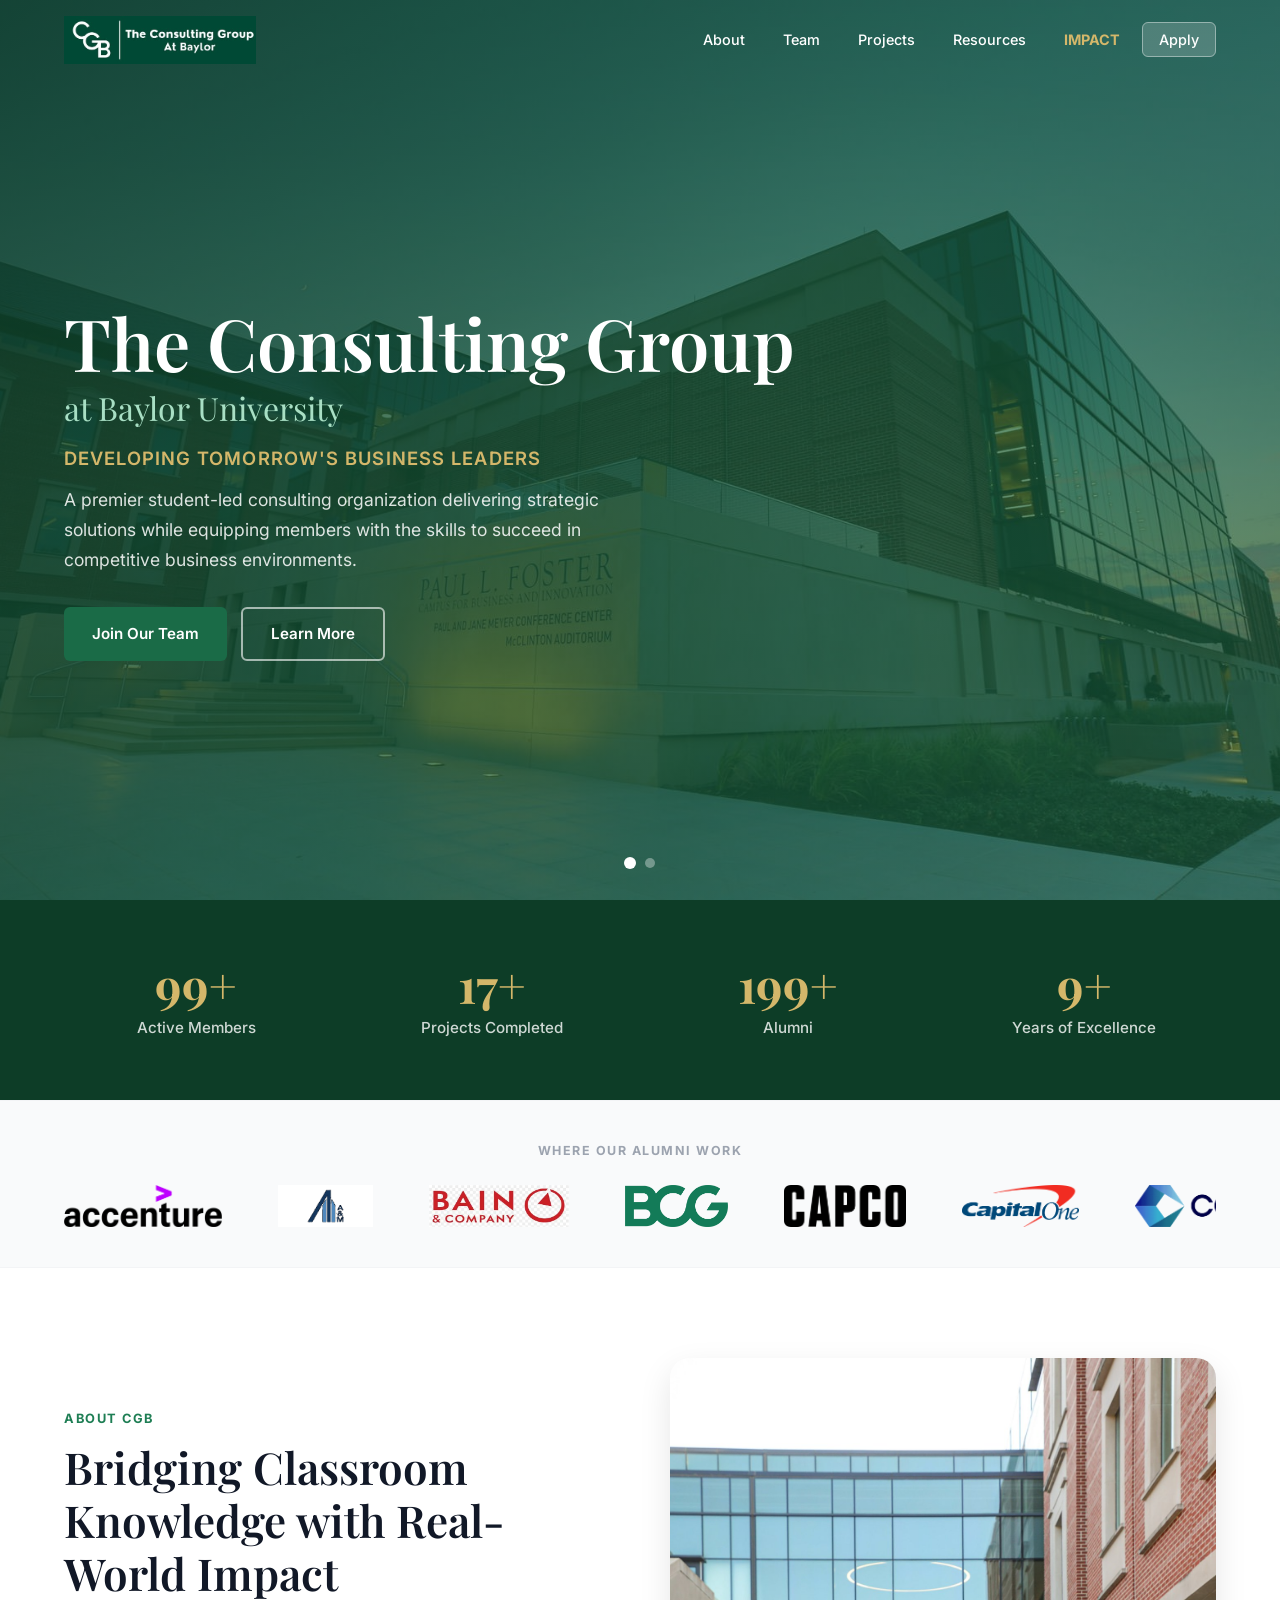
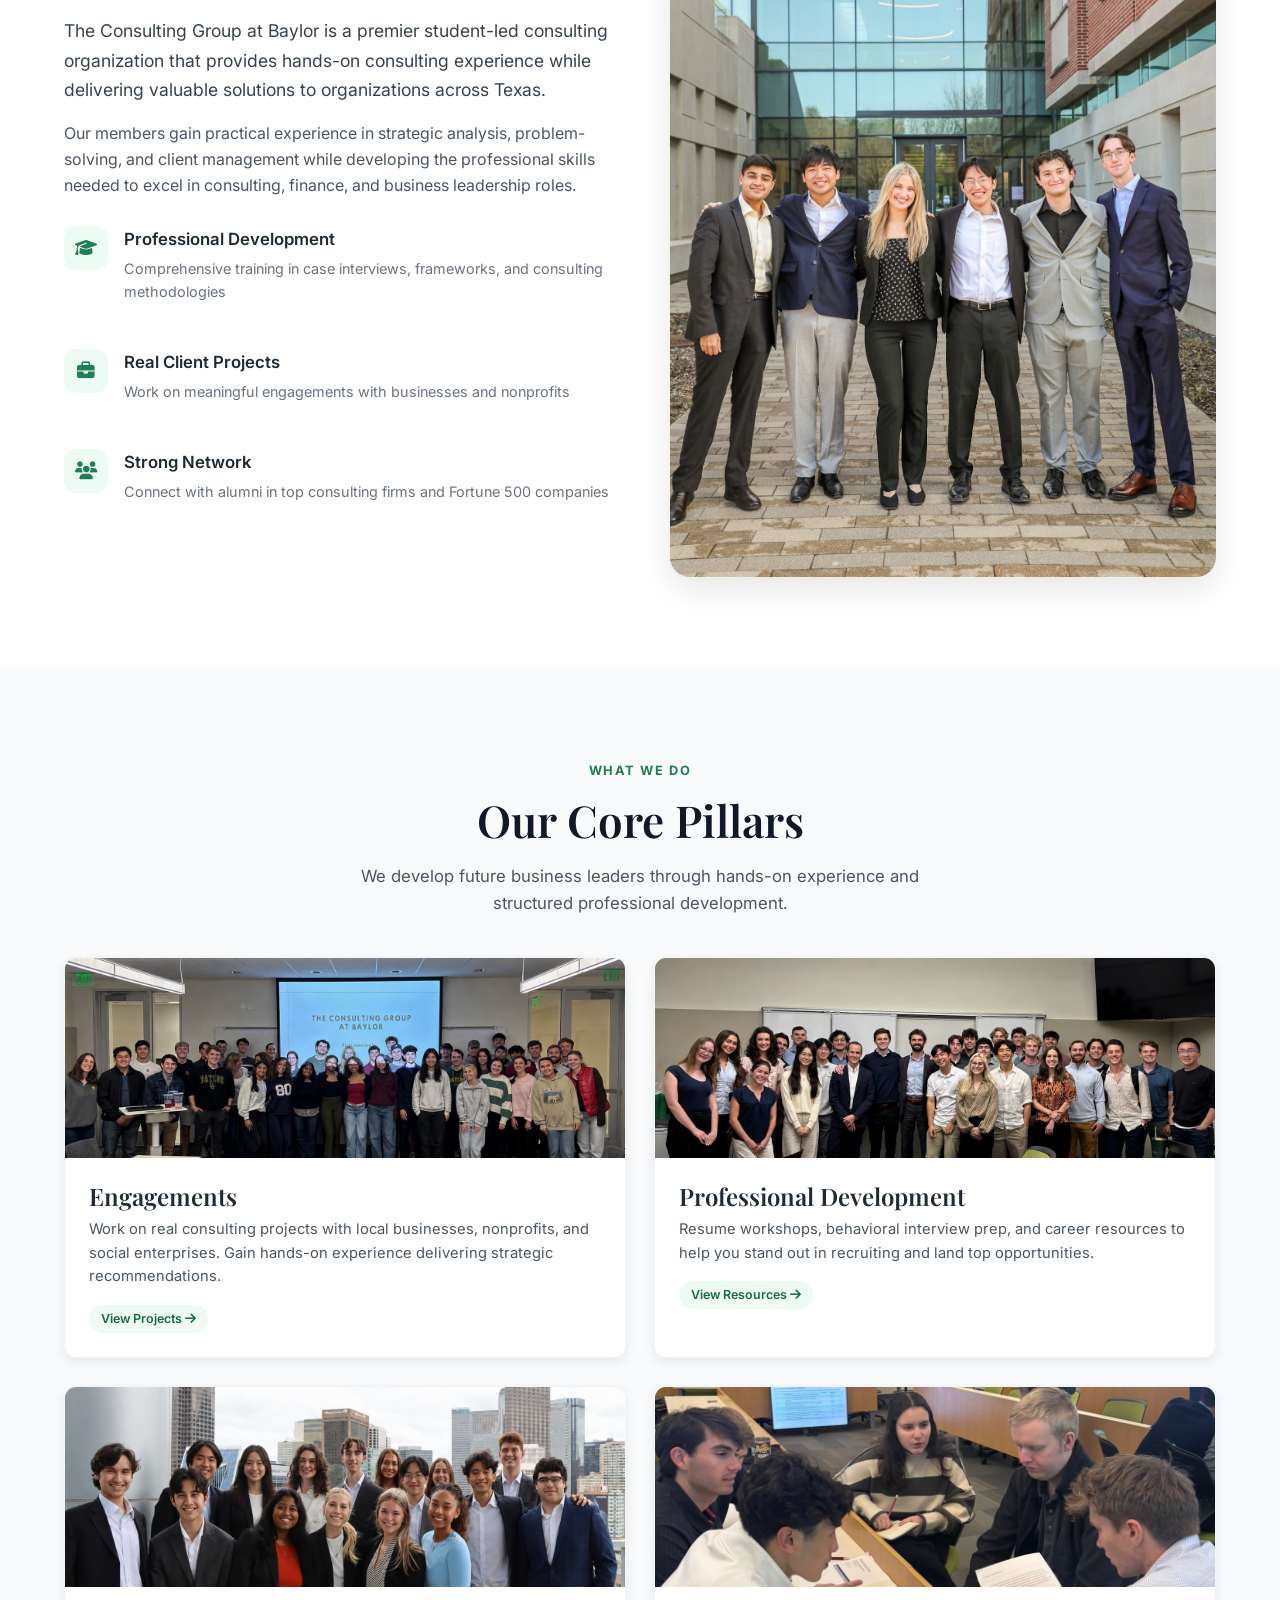
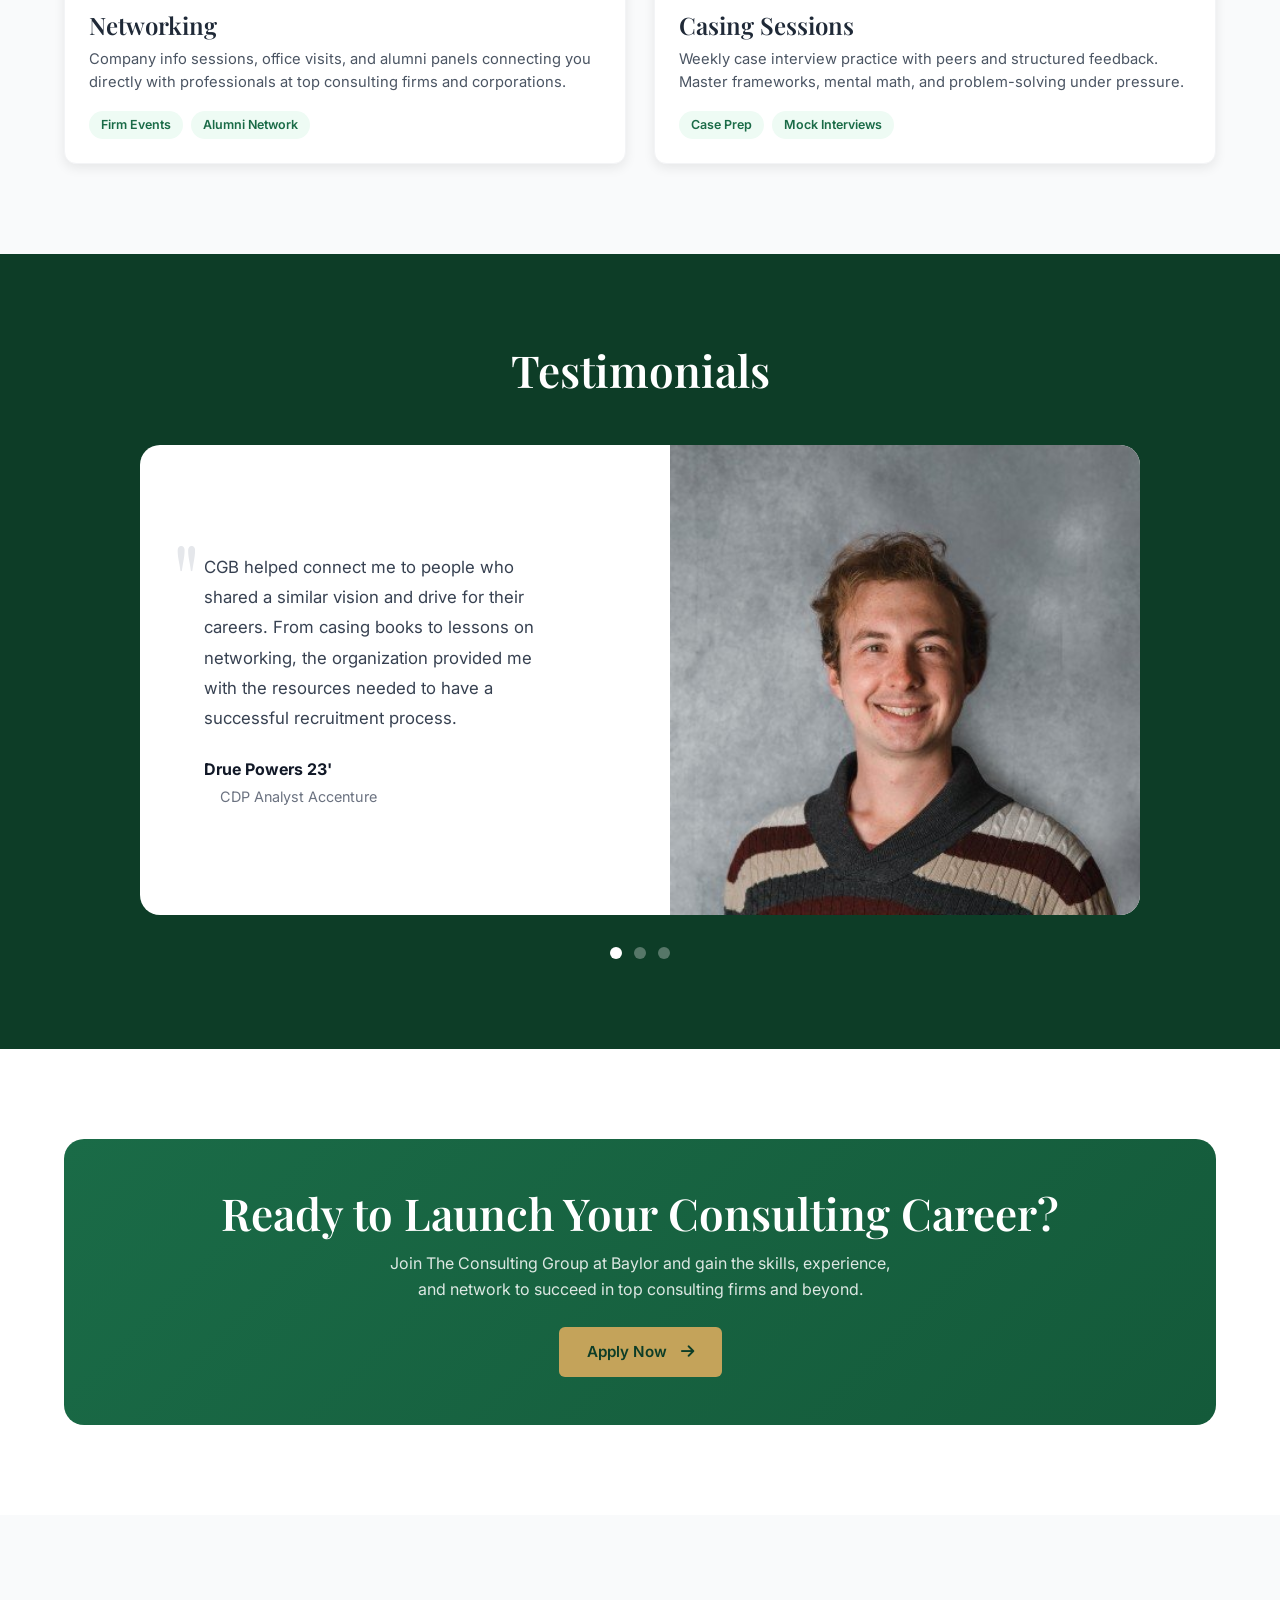
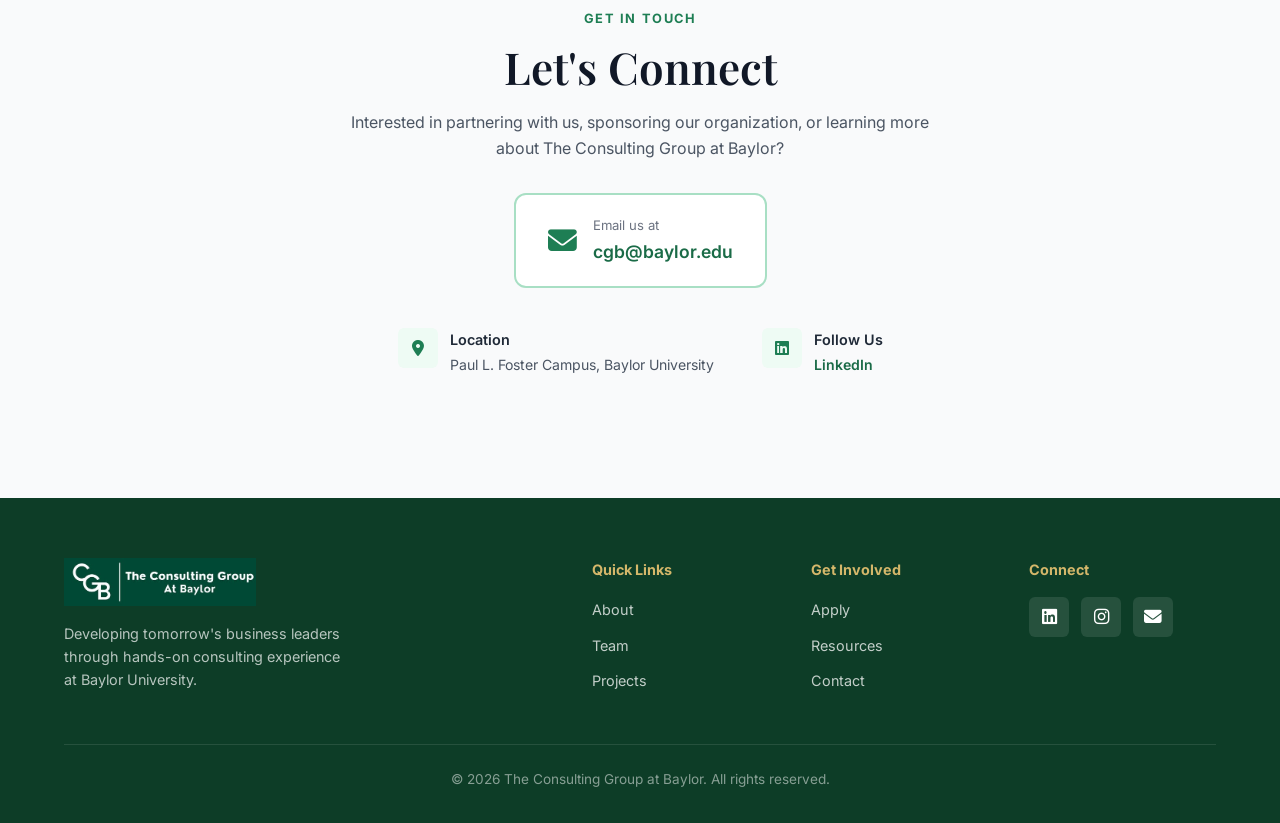
<file: index.html>
<!DOCTYPE html>
<html lang="en">
<head>
  <meta charset="UTF-8">
  <meta name="viewport" content="width=device-width, initial-scale=1.0">
  <title>The Consulting Group at Baylor | Student-Led Consulting</title>
  <meta name="description" content="The Consulting Group at Baylor – A premier student-led consulting organization delivering strategic solutions and developing future business leaders at Baylor University.">
  <link rel="preconnect" href="https://fonts.googleapis.com">
  <link rel="preconnect" href="https://fonts.gstatic.com" crossorigin>
  <link href="https://fonts.googleapis.com/css2?family=Inter:wght@300;400;500;600;700&family=Playfair+Display:wght@400;500;600;700&display=swap" rel="stylesheet">
  <link rel="stylesheet" href="https://cdnjs.cloudflare.com/ajax/libs/font-awesome/6.5.0/css/all.min.css">
  <link rel="stylesheet" href="css/style.css">
  <link rel="icon" type="image/png" href="assets/images/cgb-logo.png">
</head>
<body>

<!-- Navigation -->
<nav class="navbar" id="navbar">
  <div class="container">
    <div class="nav-wrapper">
      <a href="index.html" class="logo">
        <img src="assets/images/cgb-logo.png" alt="The Consulting Group at Baylor">
      </a>
      <button class="mobile-toggle" id="mobileToggle" aria-label="Toggle menu"><span></span><span></span><span></span></button>
      <ul class="nav-menu" id="navMenu">
        <li><a href="#about">About</a></li>
        <li><a href="team.html">Team</a></li>
        <li><a href="projects.html">Projects</a></li>
            <li><a href="resources.html">Resources</a></li>
        <li><a href="impact.html">IMPACT</a></li>
        <li><a href="applications.html" class="nav-cta">Apply</a></li>
      </ul>
    </div>
  </div>
</nav>

<!-- Hero Section -->
<section class="hero">
  <div class="hero-background" id="heroBackground"></div>
  <div class="hero-overlay"></div>
  <div class="hero-content">
    <div class="container">
      <h1 class="hero-title">The Consulting Group</h1>
      <h2 class="hero-subtitle">at Baylor University</h2>
      <p class="hero-tagline">Developing Tomorrow's Business Leaders</p>
      <p class="hero-description">A premier student-led consulting organization delivering strategic solutions while equipping members with the skills to succeed in competitive business environments.</p>
      <div class="hero-actions">
        <a href="applications.html" class="btn btn-primary">Join Our Team</a>
        <a href="#about" class="btn btn-outline">Learn More</a>
      </div>
    </div>
  </div>
  <div class="hero-indicators" id="heroIndicators">
    <span></span><span></span>
  </div>
</section>

<!-- Stats Section -->
<section class="stats-section">
  <div class="container">
    <div class="stats-grid">
      <div class="stat-item fade-up stagger-1">
        <div class="stat-number" data-target="100" data-suffix="+">0</div>
        <div class="stat-label">Active Members</div>
      </div>
      <div class="stat-item fade-up stagger-2">
        <div class="stat-number" data-target="18" data-suffix="+">0</div>
        <div class="stat-label">Projects Completed</div>
      </div>
      <div class="stat-item fade-up stagger-3">
        <div class="stat-number" data-target="200" data-suffix="+">0</div>
        <div class="stat-label">Alumni</div>
      </div>
      <div class="stat-item fade-up stagger-4">
        <div class="stat-number" data-target="10" data-suffix="+">0</div>
        <div class="stat-label">Years of Excellence</div>
      </div>
    </div>
  </div>
</section>

<!-- Alumni Logo Carousel -->
<section class="logo-carousel-section">
  <div class="container">
    <p class="carousel-label">Where Our Alumni Work</p>
    <div class="logo-carousel-track">
      <div class="logo-carousel-inner">
        <img src="assets/images/companies/accenture.png" alt="Accenture">
        <img src="assets/images/companies/alvarez-marsal.png" alt="Alvarez & Marsal">
        <img src="assets/images/companies/bain.png" alt="Bain & Company">
        <img src="assets/images/companies/bcg.png" alt="BCG">
        <img src="assets/images/companies/capco.png" alt="Capco">
        <img src="assets/images/companies/capitalone.png" alt="Capital One">
        <img src="assets/images/companies/cognizant.png" alt="Cognizant">
        <img src="assets/images/companies/credera.png" alt="Credera">
        <img src="assets/images/companies/deloitte.png" alt="Deloitte">
        <img src="assets/images/companies/kpmg.png" alt="KPMG">
        <img src="assets/images/companies/lek.png" alt="L.E.K. Consulting">
        <img src="assets/images/companies/oliverwyman.png" alt="Oliver Wyman">
        <img src="assets/images/companies/protiviti.png" alt="Protiviti">
        <img src="assets/images/companies/pwc.png" alt="PwC">
        <img src="assets/images/companies/sendero.png" alt="Sendero">
        <!-- Duplicate for seamless loop -->
        <img src="assets/images/companies/accenture.png" alt="Accenture">
        <img src="assets/images/companies/alvarez-marsal.png" alt="Alvarez & Marsal">
        <img src="assets/images/companies/bain.png" alt="Bain & Company">
        <img src="assets/images/companies/bcg.png" alt="BCG">
        <img src="assets/images/companies/capco.png" alt="Capco">
        <img src="assets/images/companies/capitalone.png" alt="Capital One">
        <img src="assets/images/companies/cognizant.png" alt="Cognizant">
        <img src="assets/images/companies/credera.png" alt="Credera">
        <img src="assets/images/companies/deloitte.png" alt="Deloitte">
        <img src="assets/images/companies/kpmg.png" alt="KPMG">
        <img src="assets/images/companies/lek.png" alt="L.E.K. Consulting">
        <img src="assets/images/companies/oliverwyman.png" alt="Oliver Wyman">
        <img src="assets/images/companies/protiviti.png" alt="Protiviti">
        <img src="assets/images/companies/pwc.png" alt="PwC">
        <img src="assets/images/companies/sendero.png" alt="Sendero">
      </div>
    </div>
  </div>
</section>

<!-- About Section -->
<section id="about" class="section">
  <div class="container">
    <div class="mission-grid">
      <div class="mission-content fade-up">
        <span class="section-label">About CGB</span>
        <h2 class="section-title">Bridging Classroom Knowledge with Real-World Impact</h2>
        <p class="lead">The Consulting Group at Baylor is a premier student-led consulting organization that provides hands-on consulting experience while delivering valuable solutions to organizations across Texas.</p>
        <p>Our members gain practical experience in strategic analysis, problem-solving, and client management while developing the professional skills needed to excel in consulting, finance, and business leadership roles.</p>
        <div class="mission-features">
          <div class="feature-item">
            <i class="fas fa-graduation-cap"></i>
            <div>
              <h4>Professional Development</h4>
              <p>Comprehensive training in case interviews, frameworks, and consulting methodologies</p>
            </div>
          </div>
          <div class="feature-item">
            <i class="fas fa-briefcase"></i>
            <div>
              <h4>Real Client Projects</h4>
              <p>Work on meaningful engagements with businesses and nonprofits</p>
            </div>
          </div>
          <div class="feature-item">
            <i class="fas fa-users"></i>
            <div>
              <h4>Strong Network</h4>
              <p>Connect with alumni in top consulting firms and Fortune 500 companies</p>
            </div>
          </div>
        </div>
      </div>
      <div class="mission-media fade-up stagger-2">
        <div class="image-card">
          <img src="assets/images/exec-group.jpg" alt="CGB 2026 Exec">
        </div>
      </div>
    </div>
  </div>
</section>

<!-- What We Do - 4 Tiles -->
<section class="section section-alt">
  <div class="container">
    <div class="section-header centered fade-up">
      <span class="section-label">What We Do</span>
      <h2 class="section-title">Our Core Pillars</h2>
      <p class="section-description">We develop future business leaders through hands-on experience and structured professional development.</p>
    </div>
    <div class="projects-grid" style="margin-top:40px;">
      <!-- Engagements -->
      <a href="projects.html" class="project-card fade-up stagger-1" style="text-decoration:none;">
        <div class="project-image">
          <img src="assets/images/group-meeting.png" alt="Client Engagements">
        </div>
        <div class="project-content">
          <h3>Engagements</h3>
          <p>Work on real consulting projects with local businesses, nonprofits, and social enterprises. Gain hands-on experience delivering strategic recommendations.</p>
          <div class="project-tags">
            <span class="project-tag">View Projects <i class="fas fa-arrow-right"></i></span>
          </div>
        </div>
      </a>
      <!-- Professional Development -->
      <a href="resources.html" class="project-card fade-up stagger-2" style="text-decoration:none;">
        <div class="project-image">
          <img src="assets/images/speaker-event.png" alt="Professional Development">
        </div>
        <div class="project-content">
          <h3>Professional Development</h3>
          <p>Resume workshops, behavioral interview prep, and career resources to help you stand out in recruiting and land top opportunities.</p>
          <div class="project-tags">
            <span class="project-tag">View Resources <i class="fas fa-arrow-right"></i></span>
          </div>
        </div>
      </a>
      <!-- Networking -->
      <div class="project-card fade-up stagger-3">
        <div class="project-image">
          <img src="assets/images/group-professional.png" alt="Networking Events">
        </div>
        <div class="project-content">
          <h3>Networking</h3>
          <p>Company info sessions, office visits, and alumni panels connecting you directly with professionals at top consulting firms and corporations.</p>
          <div class="project-tags">
            <span class="project-tag">Firm Events</span>
            <span class="project-tag">Alumni Network</span>
          </div>
        </div>
      </div>
      <!-- Casing Sessions -->
      <div class="project-card fade-up stagger-4">
        <div class="project-image">
          <img src="assets/images/case-practice.png" alt="Casing Sessions">
        </div>
        <div class="project-content">
          <h3>Casing Sessions</h3>
          <p>Weekly case interview practice with peers and structured feedback. Master frameworks, mental math, and problem-solving under pressure.</p>
          <div class="project-tags">
            <span class="project-tag">Case Prep</span>
            <span class="project-tag">Mock Interviews</span>
          </div>
        </div>
      </div>
    </div>
  </div>
</section>

<!-- Testimonials -->
<section class="section testimonials-section">
  <div class="container">
    <div class="section-header centered fade-up">
      <h2 class="section-title">Testimonials</h2>
    </div>
    <div class="testimonials-slider fade-up">
      <div class="testimonial-slides" id="testimonialSlides">
        <!-- Slide 1 - Drue Powers -->
        <div class="testimonial-slide active">
          <div class="testimonial-slide-content">
            <div class="testimonial-quote">
              <div class="quote-mark">"</div>
              <p>CGB helped connect me to people who shared a similar vision and drive for their careers. From casing books to lessons on networking, the organization provided me with the resources needed to have a successful recruitment process.</p>
              <div class="testimonial-author-info">
                <h4>Drue Powers 23'</h4>
                <p>CDP Analyst Accenture</p>
              </div>
            </div>
            <div class="testimonial-photo">
              <img src="assets/images/drue-powers.png" alt="Drue Powers">
            </div>
          </div>
        </div>
        <!-- Slide 2 - Josh Williamson -->
        <div class="testimonial-slide">
          <div class="testimonial-slide-content">
            <div class="testimonial-quote">
              <div class="quote-mark">"</div>
              <p>During my time in CGB, I was able to connect with consultants from top consulting firms, put my strategic skills to the test by providing consulting services with local non-profits, and hone my interviewing skills with other talented students. My time in the group was invaluable and I would recommend students interested in consulting to apply to CGB.</p>
              <div class="testimonial-author-info">
                <h4>Josh Williamson 23'</h4>
                <p>Restructuring and Turnaround Analyst</p>
                <p>Alvarez & Marsal</p>
              </div>
            </div>
            <div class="testimonial-photo">
              <img src="assets/images/josh-williamson.png" alt="Josh Williamson">
            </div>
          </div>
        </div>
        <!-- Slide 3 - Isabella Nally -->
        <div class="testimonial-slide">
          <div class="testimonial-slide-content">
            <div class="testimonial-quote">
              <div class="quote-mark">"</div>
              <p>Thanks to the invaluable support and extensive resources provided by CGB, I landed my dream job at L.E.K. The vibrant community, networking opportunities, and hands-on projects not only enriched my experience but were instrumental in preparing me for recruitment. I genuinely attribute my success to the unparalleled environment CGB creates for students.</p>
              <div class="testimonial-author-info">
                <h4>Isabella Nally</h4>
                <p>L.E.K Associate</p>
              </div>
            </div>
            <div class="testimonial-photo">
              <img src="assets/images/isabella-nally.png" alt="Isabella Nally">
            </div>
          </div>
        </div>
      </div>
      <div class="testimonial-dots" id="testimonialDots">
        <span class="dot active" data-slide="0"></span>
        <span class="dot" data-slide="1"></span>
        <span class="dot" data-slide="2"></span>
      </div>
    </div>
  </div>
</section>

<!-- CTA Section -->
<section class="section">
  <div class="container">
    <div class="cta-box fade-up">
      <h2>Ready to Launch Your Consulting Career?</h2>
      <p>Join The Consulting Group at Baylor and gain the skills, experience, and network to succeed in top consulting firms and beyond.</p>
      <a href="applications.html" class="btn btn-gold">Apply Now <i class="fas fa-arrow-right" style="margin-left:6px;"></i></a>
    </div>
  </div>
</section>

<!-- Contact Section -->
<section id="contact" class="section contact-section">
  <div class="container">
    <div class="contact-wrapper fade-up">
      <span class="section-label">Get in Touch</span>
      <h2 class="section-title">Let's Connect</h2>
      <p>Interested in partnering with us, sponsoring our organization, or learning more about The Consulting Group at Baylor?</p>

      <a href="mailto:cgb@baylor.edu" class="email-cta">
        <i class="fas fa-envelope"></i>
        <div class="email-text">
          <span class="email-label">Email us at</span>
          <span class="email-address">cgb@baylor.edu</span>
        </div>
      </a>

      <div class="contact-details">
        <div class="contact-item">
          <i class="fas fa-map-marker-alt"></i>
          <div>
            <h4>Location</h4>
            <p>Paul L. Foster Campus, Baylor University</p>
          </div>
        </div>
        <div class="contact-item">
          <i class="fab fa-linkedin"></i>
          <div>
            <h4>Follow Us</h4>
            <p><a href="https://www.linkedin.com/company/the-consulting-group-at-baylor" target="_blank" style="color:var(--green-700);font-weight:600;">LinkedIn</a></p>
          </div>
        </div>
      </div>
    </div>
  </div>
</section>

<!-- Footer -->
<footer class="footer">
  <div class="container">
    <div class="footer-content">
      <div class="footer-brand">
        <img src="assets/images/cgb-logo.png" alt="The Consulting Group at Baylor" class="footer-logo">
        <p>Developing tomorrow's business leaders through hands-on consulting experience at Baylor University.</p>
      </div>
      <div class="footer-links">
        <div class="footer-column">
          <h4>Quick Links</h4>
          <ul>
            <li><a href="#about">About</a></li>
            <li><a href="team.html">Team</a></li>
            <li><a href="projects.html">Projects</a></li>
          </ul>
        </div>
        <div class="footer-column">
          <h4>Get Involved</h4>
          <ul>
            <li><a href="applications.html">Apply</a></li>
            <li><a href="resources.html">Resources</a></li>
            <li><a href="#contact">Contact</a></li>
          </ul>
        </div>
        <div class="footer-column">
          <h4>Connect</h4>
          <div class="social-links">
            <a href="https://www.linkedin.com/company/the-consulting-group-at-baylor" target="_blank" aria-label="LinkedIn"><i class="fab fa-linkedin"></i></a>
            <a href="https://www.instagram.com/consultinggroupatbaylor" target="_blank" aria-label="Instagram"><i class="fab fa-instagram"></i></a>
            <a href="mailto:cgb@baylor.edu" aria-label="Email"><i class="fas fa-envelope"></i></a>
          </div>
        </div>
      </div>
    </div>
    <div class="footer-bottom">
      <p>&copy; 2026 The Consulting Group at Baylor. All rights reserved.</p>
    </div>
  </div>
</footer>

<!-- Modals -->
<div id="projectModal" class="modal">
  <div class="modal-overlay"></div>
  <div class="modal-container">
    <button class="modal-close" id="modalClose">&times;</button>
    <div class="modal-content" id="modalContent"></div>
  </div>
</div>

<div id="videoModal" class="modal">
  <div class="modal-overlay"></div>
  <div class="modal-container video-modal-container">
    <button class="modal-close" id="videoModalClose">&times;</button>
    <div class="video-wrapper">
      <iframe id="videoFrame" src="" frameborder="0" allow="accelerometer; autoplay; clipboard-write; encrypted-media; gyroscope; picture-in-picture" allowfullscreen></iframe>
    </div>
  </div>
</div>

<script src="js/main.js"></script>
</body>
</html>
</file>
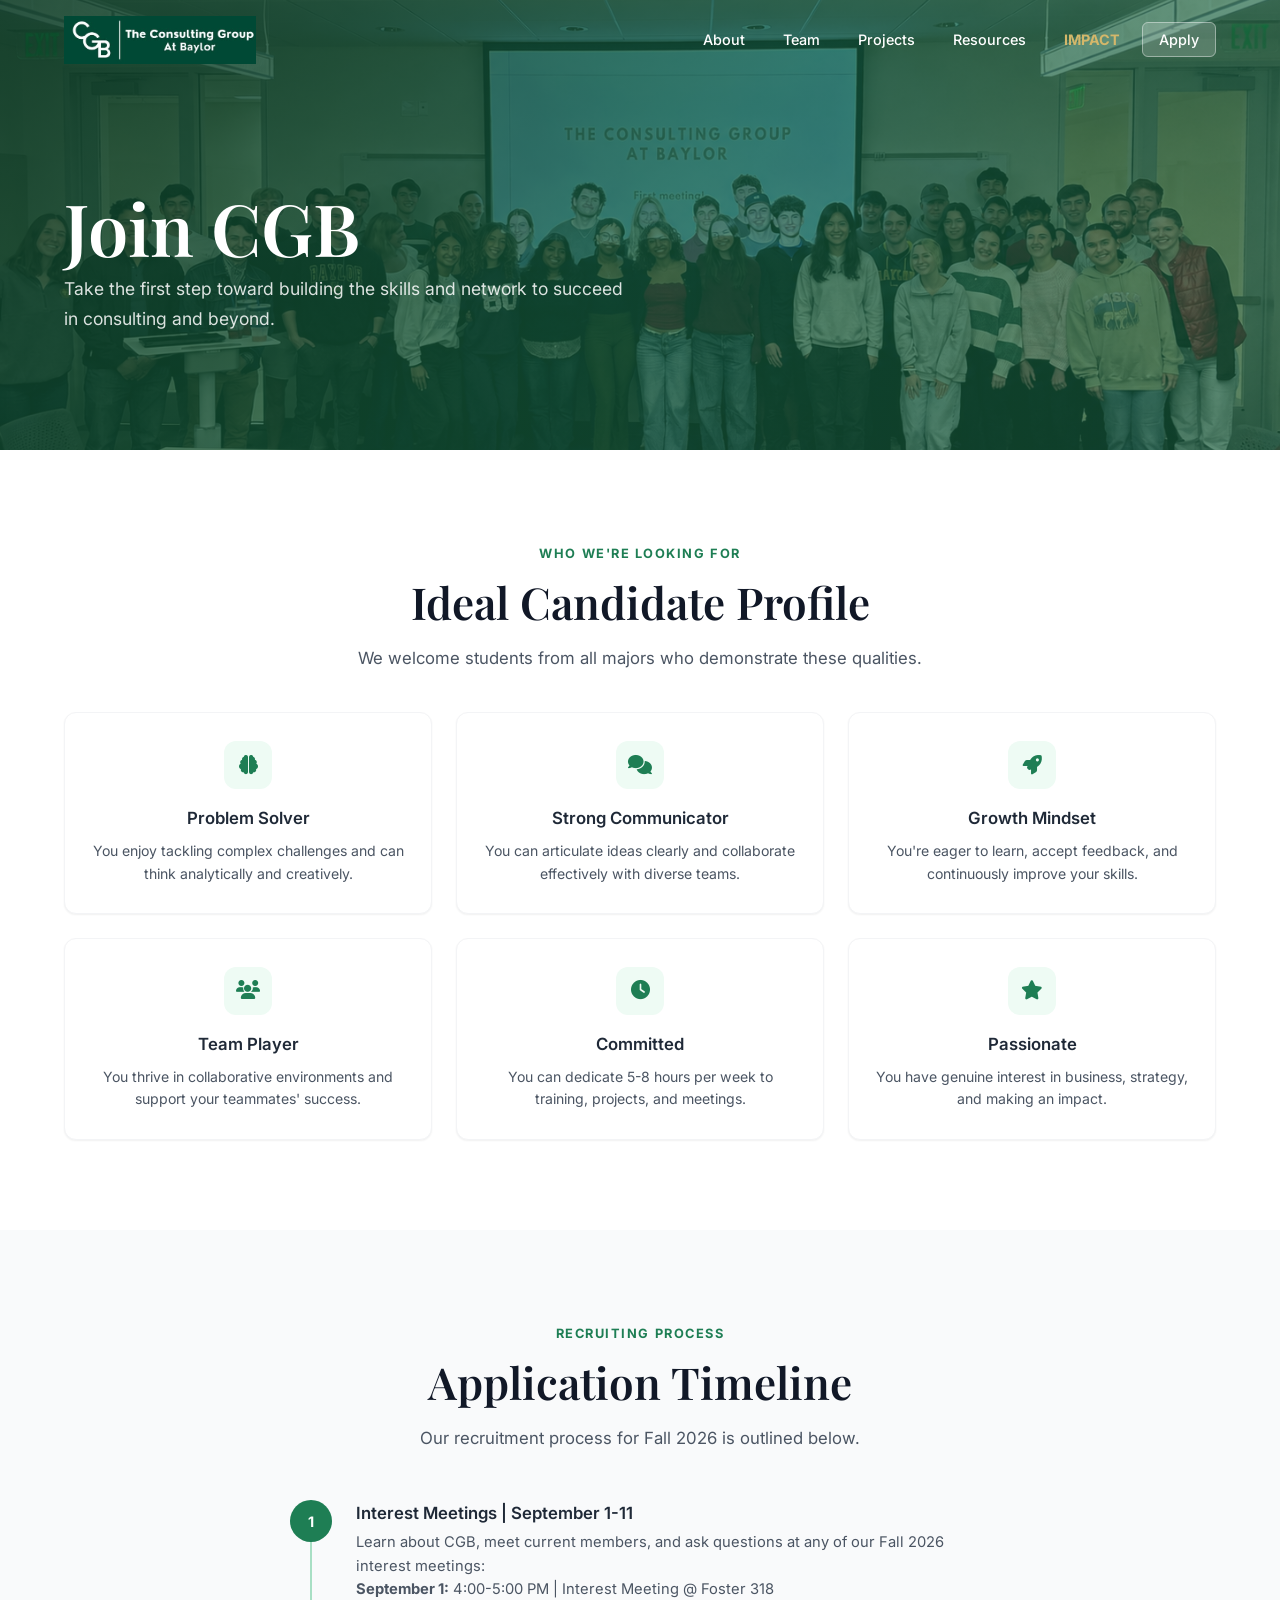
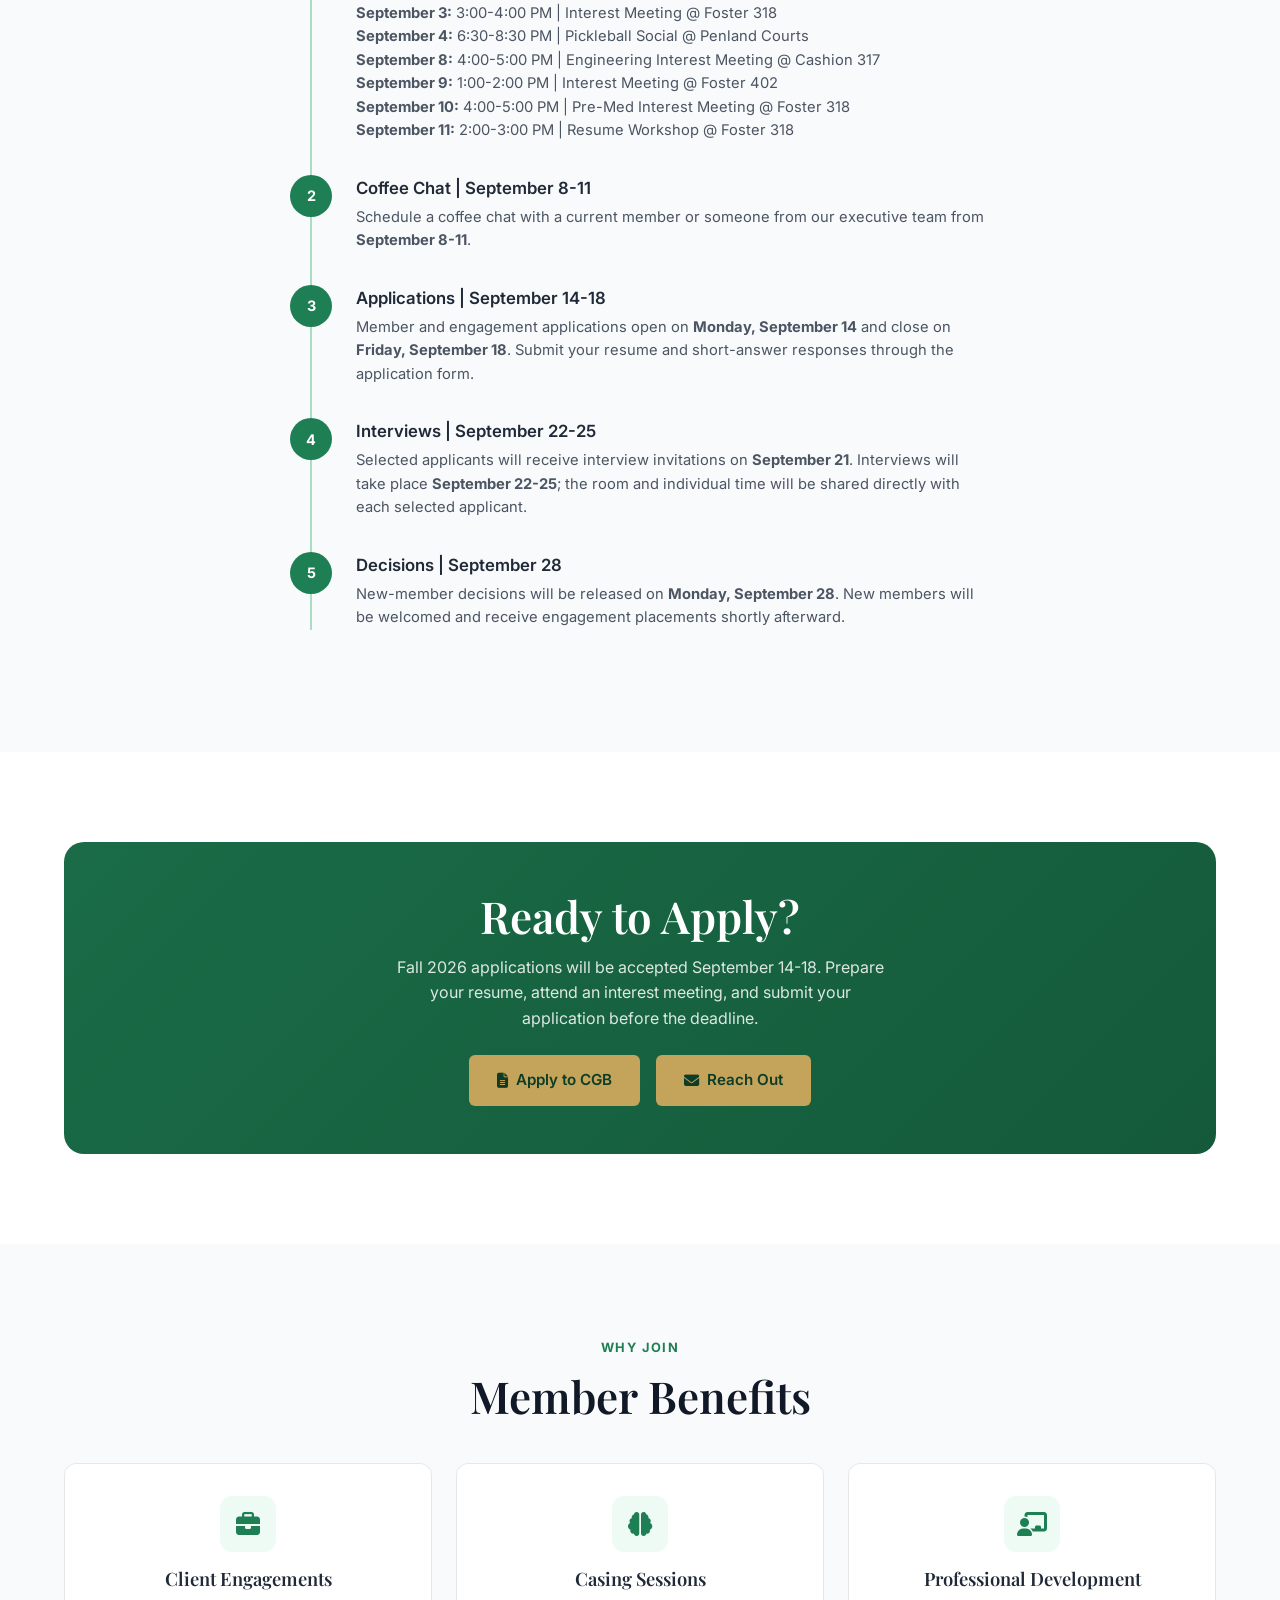
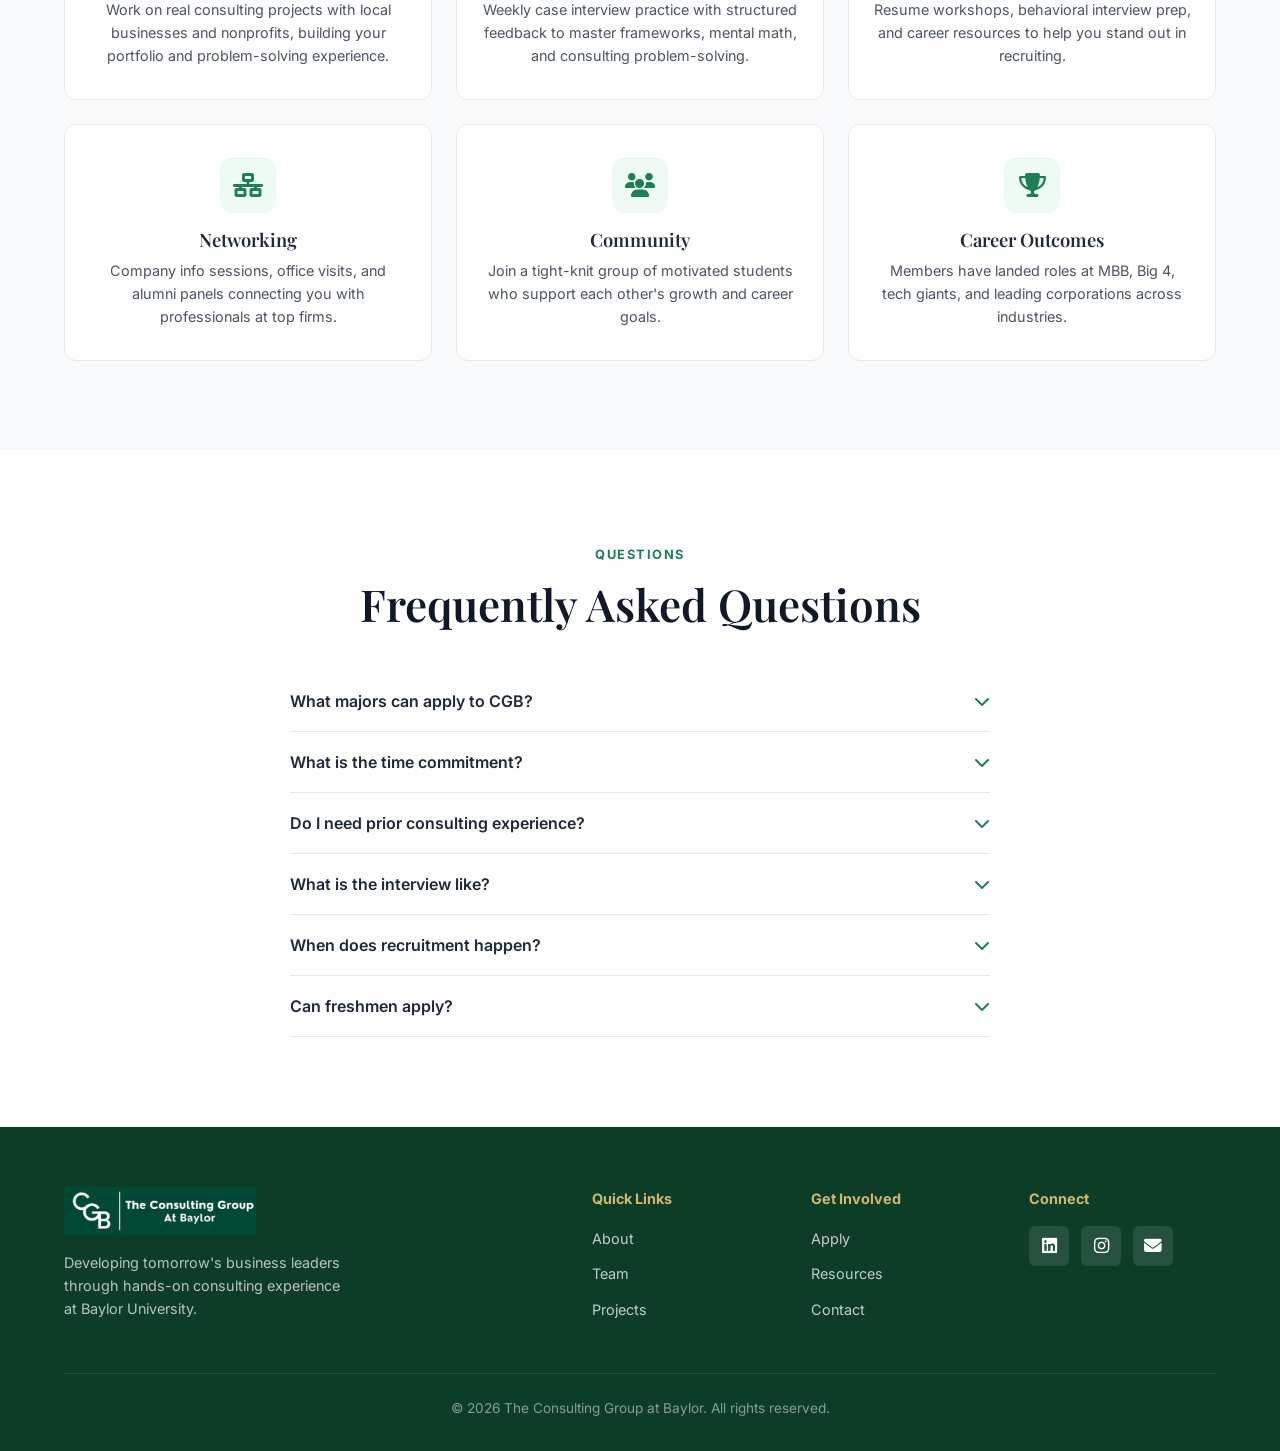
<file: applications.html>
<!DOCTYPE html>
<html lang="en">
<head>
  <meta charset="UTF-8">
  <meta name="viewport" content="width=device-width, initial-scale=1.0">
  <title>Apply | The Consulting Group at Baylor</title>
  <meta name="description" content="Join The Consulting Group at Baylor – Apply to become a member and launch your consulting career.">
  <link rel="preconnect" href="https://fonts.googleapis.com">
  <link rel="preconnect" href="https://fonts.gstatic.com" crossorigin>
  <link href="https://fonts.googleapis.com/css2?family=Inter:wght@300;400;500;600;700&family=Playfair+Display:wght@400;500;600;700&display=swap" rel="stylesheet">
  <link rel="stylesheet" href="https://cdnjs.cloudflare.com/ajax/libs/font-awesome/6.5.0/css/all.min.css">
  <link rel="stylesheet" href="css/style.css">
  <link rel="icon" type="image/png" href="assets/images/cgb-logo.png">
</head>
<body>

<!-- Navigation -->
<nav class="navbar" id="navbar">
  <div class="container">
    <div class="nav-wrapper">
      <a href="index.html" class="logo"><img src="assets/images/cgb-logo.png" alt="The Consulting Group at Baylor"></a>
      <button class="mobile-toggle" id="mobileToggle" aria-label="Toggle menu"><span></span><span></span><span></span></button>
      <ul class="nav-menu" id="navMenu">
        <li><a href="index.html#about">About</a></li>
        <li><a href="team.html">Team</a></li>
        <li><a href="projects.html">Projects</a></li>
            <li><a href="resources.html">Resources</a></li>
        <li><a href="impact.html">IMPACT</a></li>
        <li><a href="applications.html" class="nav-cta">Apply</a></li>
      </ul>
    </div>
  </div>
</nav>

<!-- Hero -->
<section class="hero applications-hero">
  <div class="hero-background" style="background-image:url('assets/images/group-meeting.png');"></div>
  <div class="hero-overlay"></div>
  <div class="hero-content">
    <div class="container">
      <h1 class="hero-title">Join CGB</h1>
      <p class="hero-description">Take the first step toward building the skills and network to succeed in consulting and beyond.</p>
    </div>
  </div>
</section>

<!-- What We Look For -->
<section class="section">
  <div class="container">
    <div class="section-header centered fade-up">
      <span class="section-label">Who We're Looking For</span>
      <h2 class="section-title">Ideal Candidate Profile</h2>
      <p class="section-description">We welcome students from all majors who demonstrate these qualities.</p>
    </div>
    <div class="qualities-grid">
      <div class="quality-card fade-up stagger-1">
        <i class="fas fa-brain"></i>
        <h4>Problem Solver</h4>
        <p>You enjoy tackling complex challenges and can think analytically and creatively.</p>
      </div>
      <div class="quality-card fade-up stagger-2">
        <i class="fas fa-comments"></i>
        <h4>Strong Communicator</h4>
        <p>You can articulate ideas clearly and collaborate effectively with diverse teams.</p>
      </div>
      <div class="quality-card fade-up stagger-3">
        <i class="fas fa-rocket"></i>
        <h4>Growth Mindset</h4>
        <p>You're eager to learn, accept feedback, and continuously improve your skills.</p>
      </div>
      <div class="quality-card fade-up stagger-4">
        <i class="fas fa-users"></i>
        <h4>Team Player</h4>
        <p>You thrive in collaborative environments and support your teammates' success.</p>
      </div>
      <div class="quality-card fade-up stagger-5">
        <i class="fas fa-clock"></i>
        <h4>Committed</h4>
        <p>You can dedicate 5-8 hours per week to training, projects, and meetings.</p>
      </div>
      <div class="quality-card fade-up stagger-6">
        <i class="fas fa-star"></i>
        <h4>Passionate</h4>
        <p>You have genuine interest in business, strategy, and making an impact.</p>
      </div>
    </div>
  </div>
</section>

<!-- Recruiting Timeline -->
<section class="section timeline-section">
  <div class="container">
    <div class="section-header centered fade-up">
      <span class="section-label">Recruiting Process</span>
      <h2 class="section-title">Application Timeline</h2>
      <p class="section-description">Our recruitment process for Fall 2026 is outlined below.</p>
    </div>
    <div class="timeline">
      <div class="timeline-item fade-up stagger-1">
        <div class="timeline-marker">1</div>
        <div class="timeline-content">
          <h4>Interest Meetings | September 1-11</h4>
          <p>Learn about CGB, meet current members, and ask questions at any of our Fall 2026 interest meetings:</p>
          <p><strong>September 1:</strong> 4:00-5:00 PM | Interest Meeting @ Foster 318<br>
             <strong>September 3:</strong> 3:00-4:00 PM | Interest Meeting @ Foster 318<br>
             <strong>September 4:</strong> 6:30-8:30 PM | Pickleball Social @ Penland Courts<br>
             <strong>September 8:</strong> 4:00-5:00 PM | Engineering Interest Meeting @ Cashion 317<br>
             <strong>September 9:</strong> 1:00-2:00 PM | Interest Meeting @ Foster 402<br>
             <strong>September 10:</strong> 4:00-5:00 PM | Pre-Med Interest Meeting @ Foster 318<br>
             <strong>September 11:</strong> 2:00-3:00 PM | Resume Workshop @ Foster 318</p>
        </div>
      </div>
      <div class="timeline-item fade-up stagger-2">
        <div class="timeline-marker">2</div>
        <div class="timeline-content">
          <h4> Coffee Chat | September 8-11</h4>
          <p>Schedule a coffee chat with a current member or someone from our executive team from <strong>September 8-11</strong>.</p>
        </div>
      </div>
      <div class="timeline-item fade-up stagger-3">
        <div class="timeline-marker">3</div>
        <div class="timeline-content">
          <h4>Applications | September 14-18</h4>
          <p>Member and engagement applications open on <strong>Monday, September 14</strong> and close on <strong>Friday, September 18</strong>. Submit your resume and short-answer responses through the application form.</p>
        </div>
      </div>
      <div class="timeline-item fade-up stagger-4">
        <div class="timeline-marker">4</div>
        <div class="timeline-content">
          <h4>Interviews | September 22-25</h4>
          <p>Selected applicants will receive interview invitations on <strong>September 21</strong>. Interviews will take place <strong>September 22-25</strong>; the room and individual time will be shared directly with each selected applicant.</p>
        </div>
      </div>
      <div class="timeline-item fade-up stagger-5">
        <div class="timeline-marker">5</div>
        <div class="timeline-content">
          <h4>Decisions | September 28</h4>
          <p>New-member decisions will be released on <strong>Monday, September 28</strong>. New members will be welcomed and receive engagement placements shortly afterward.</p>
        </div>
      </div>
    </div>
  </div>
</section>

<!-- Application CTA -->
<section class="section">
  <div class="container">
    <div class="cta-box fade-up">
      <h2>Ready to Apply?</h2>
      <p>Fall 2026 applications will be accepted September 14-18. Prepare your resume, attend an interest meeting, and submit your application before the deadline.</p>
      <div style="display:flex;gap:16px;justify-content:center;flex-wrap:wrap;">
        <a href="https://docs.google.com/forms/d/e/1FAIpQLSfNS2fyfMZ6GNAAggtYxVxnCLNlCdSpxX_4dfgbVOkIoHiFWw/viewform?usp=header" class="btn btn-gold" target="_blank" rel="noopener noreferrer">
          <i class="fas fa-file-alt"></i> Apply to CGB
        </a>
        <a href="mailto:cgb@baylor.edu?subject=Application%20Interest" class="btn btn-gold">
          <i class="fas fa-envelope"></i> Reach Out
        </a>
      </div>
    </div>
  </div>
</section>

<!-- Member Benefits -->
<section class="section section-alt">
  <div class="container">
    <div class="section-header centered fade-up">
      <span class="section-label">Why Join</span>
      <h2 class="section-title">Member Benefits</h2>
    </div>
    <div class="practice-areas-grid">
      <div class="practice-card fade-up stagger-1">
        <i class="fas fa-briefcase"></i>
        <h3>Client Engagements</h3>
        <p>Work on real consulting projects with local businesses and nonprofits, building your portfolio and problem-solving experience.</p>
      </div>
      <div class="practice-card fade-up stagger-2">
        <i class="fas fa-brain"></i>
        <h3>Casing Sessions</h3>
        <p>Weekly case interview practice with structured feedback to master frameworks, mental math, and consulting problem-solving.</p>
      </div>
      <div class="practice-card fade-up stagger-3">
        <i class="fas fa-chalkboard-teacher"></i>
        <h3>Professional Development</h3>
        <p>Resume workshops, behavioral interview prep, and career resources to help you stand out in recruiting.</p>
      </div>
      <div class="practice-card fade-up stagger-4">
        <i class="fas fa-network-wired"></i>
        <h3>Networking</h3>
        <p>Company info sessions, office visits, and alumni panels connecting you with professionals at top firms.</p>
      </div>
      <div class="practice-card fade-up stagger-5">
        <i class="fas fa-users"></i>
        <h3>Community</h3>
        <p>Join a tight-knit group of motivated students who support each other's growth and career goals.</p>
      </div>
      <div class="practice-card fade-up stagger-6">
        <i class="fas fa-trophy"></i>
        <h3>Career Outcomes</h3>
        <p>Members have landed roles at MBB, Big 4, tech giants, and leading corporations across industries.</p>
      </div>
    </div>
  </div>
</section>

<!-- FAQ Section -->
<section id="faq" class="section">
  <div class="container">
    <div class="section-header centered fade-up">
      <span class="section-label">Questions</span>
      <h2 class="section-title">Frequently Asked Questions</h2>
    </div>
    <div class="faq-list">
      <div class="faq-item fade-up">
        <button class="faq-question">
          What majors can apply to CGB?
          <i class="fas fa-chevron-down"></i>
        </button>
        <div class="faq-answer">
          <p>We welcome students from all majors! While many members study business-related fields, we value diverse perspectives and have had successful members from engineering, sciences, humanities, and more.</p>
        </div>
      </div>
      <div class="faq-item fade-up">
        <button class="faq-question">
          What is the time commitment?
          <i class="fas fa-chevron-down"></i>
        </button>
        <div class="faq-answer">
          <p>Members typically spend 5-8 hours per week on CGB activities, including weekly meetings, project work, and training sessions. Time commitment may vary during peak project periods.</p>
        </div>
      </div>
      <div class="faq-item fade-up">
        <button class="faq-question">
          Do I need prior consulting experience?
          <i class="fas fa-chevron-down"></i>
        </button>
        <div class="faq-answer">
          <p>No prior consulting experience is required! We provide comprehensive training to help you develop the skills needed. We're looking for potential and eagerness to learn.</p>
        </div>
      </div>
      <div class="faq-item fade-up">
        <button class="faq-question">
          What is the interview like?
          <i class="fas fa-chevron-down"></i>
        </button>
        <div class="faq-answer">
          <p>The interview is designed to assess your business acumen, math skills, and strategic thinking – not prior consulting knowledge. We evaluate how you approach problems, analyze information, and communicate your thought process. We provide prep resources to all candidates who advance to this stage.</p>
        </div>
      </div>
      <div class="faq-item fade-up">
        <button class="faq-question">
          When does recruitment happen?
          <i class="fas fa-chevron-down"></i>
        </button>
        <div class="faq-answer">
          <p>Fall 2026 recruitment runs from September 1-28, with applications open September 14-18. Follow us on Baylor Connect and social media for event updates.</p>
        </div>
      </div>
      <div class="faq-item fade-up">
        <button class="faq-question">
          Can freshmen apply?
          <i class="fas fa-chevron-down"></i>
        </button>
        <div class="faq-answer">
          <p>Yes! We accept students from all class years. Freshmen bring fresh perspectives and have more time to develop within the organization.</p>
        </div>
      </div>
    </div>
  </div>
</section>

<!-- Footer -->
<footer class="footer">
  <div class="container">
    <div class="footer-content">
      <div class="footer-brand">
        <img src="assets/images/cgb-logo.png" alt="The Consulting Group at Baylor" class="footer-logo">
        <p>Developing tomorrow's business leaders through hands-on consulting experience at Baylor University.</p>
      </div>
      <div class="footer-links">
        <div class="footer-column">
          <h4>Quick Links</h4>
          <ul>
            <li><a href="index.html#about">About</a></li>
            <li><a href="team.html">Team</a></li>
            <li><a href="projects.html">Projects</a></li>
          </ul>
        </div>
        <div class="footer-column">
          <h4>Get Involved</h4>
          <ul>
            <li><a href="applications.html">Apply</a></li>
            <li><a href="resources.html">Resources</a></li>
            <li><a href="index.html#contact">Contact</a></li>
          </ul>
        </div>
        <div class="footer-column">
          <h4>Connect</h4>
          <div class="social-links">
            <a href="https://www.linkedin.com/company/the-consulting-group-at-baylor" target="_blank" aria-label="LinkedIn"><i class="fab fa-linkedin"></i></a>
            <a href="https://www.instagram.com/consultinggroupatbaylor" target="_blank" aria-label="Instagram"><i class="fab fa-instagram"></i></a>
            <a href="mailto:cgb@baylor.edu" aria-label="Email"><i class="fas fa-envelope"></i></a>
          </div>
        </div>
      </div>
    </div>
    <div class="footer-bottom">
      <p>&copy; 2026 The Consulting Group at Baylor. All rights reserved.</p>
    </div>
  </div>
</footer>

<script src="js/main.js"></script>
</body>
</html>
</file>
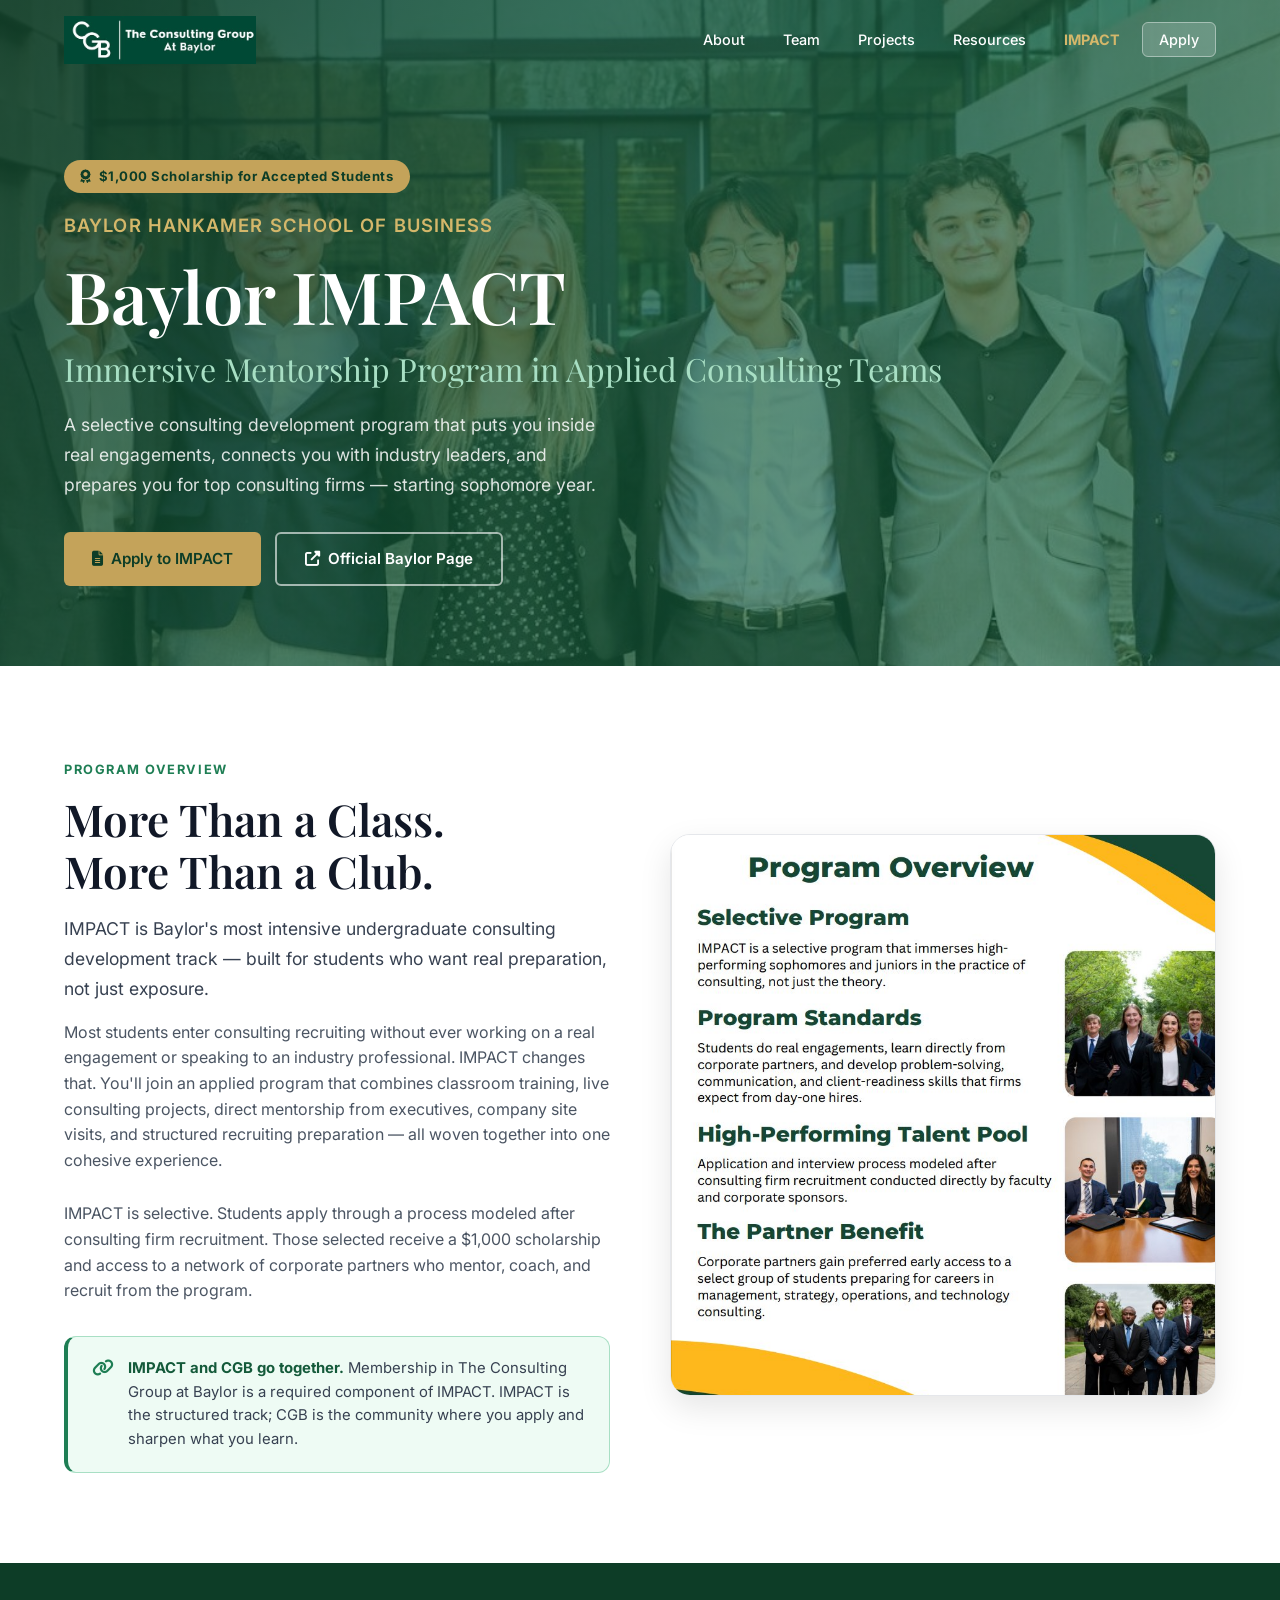
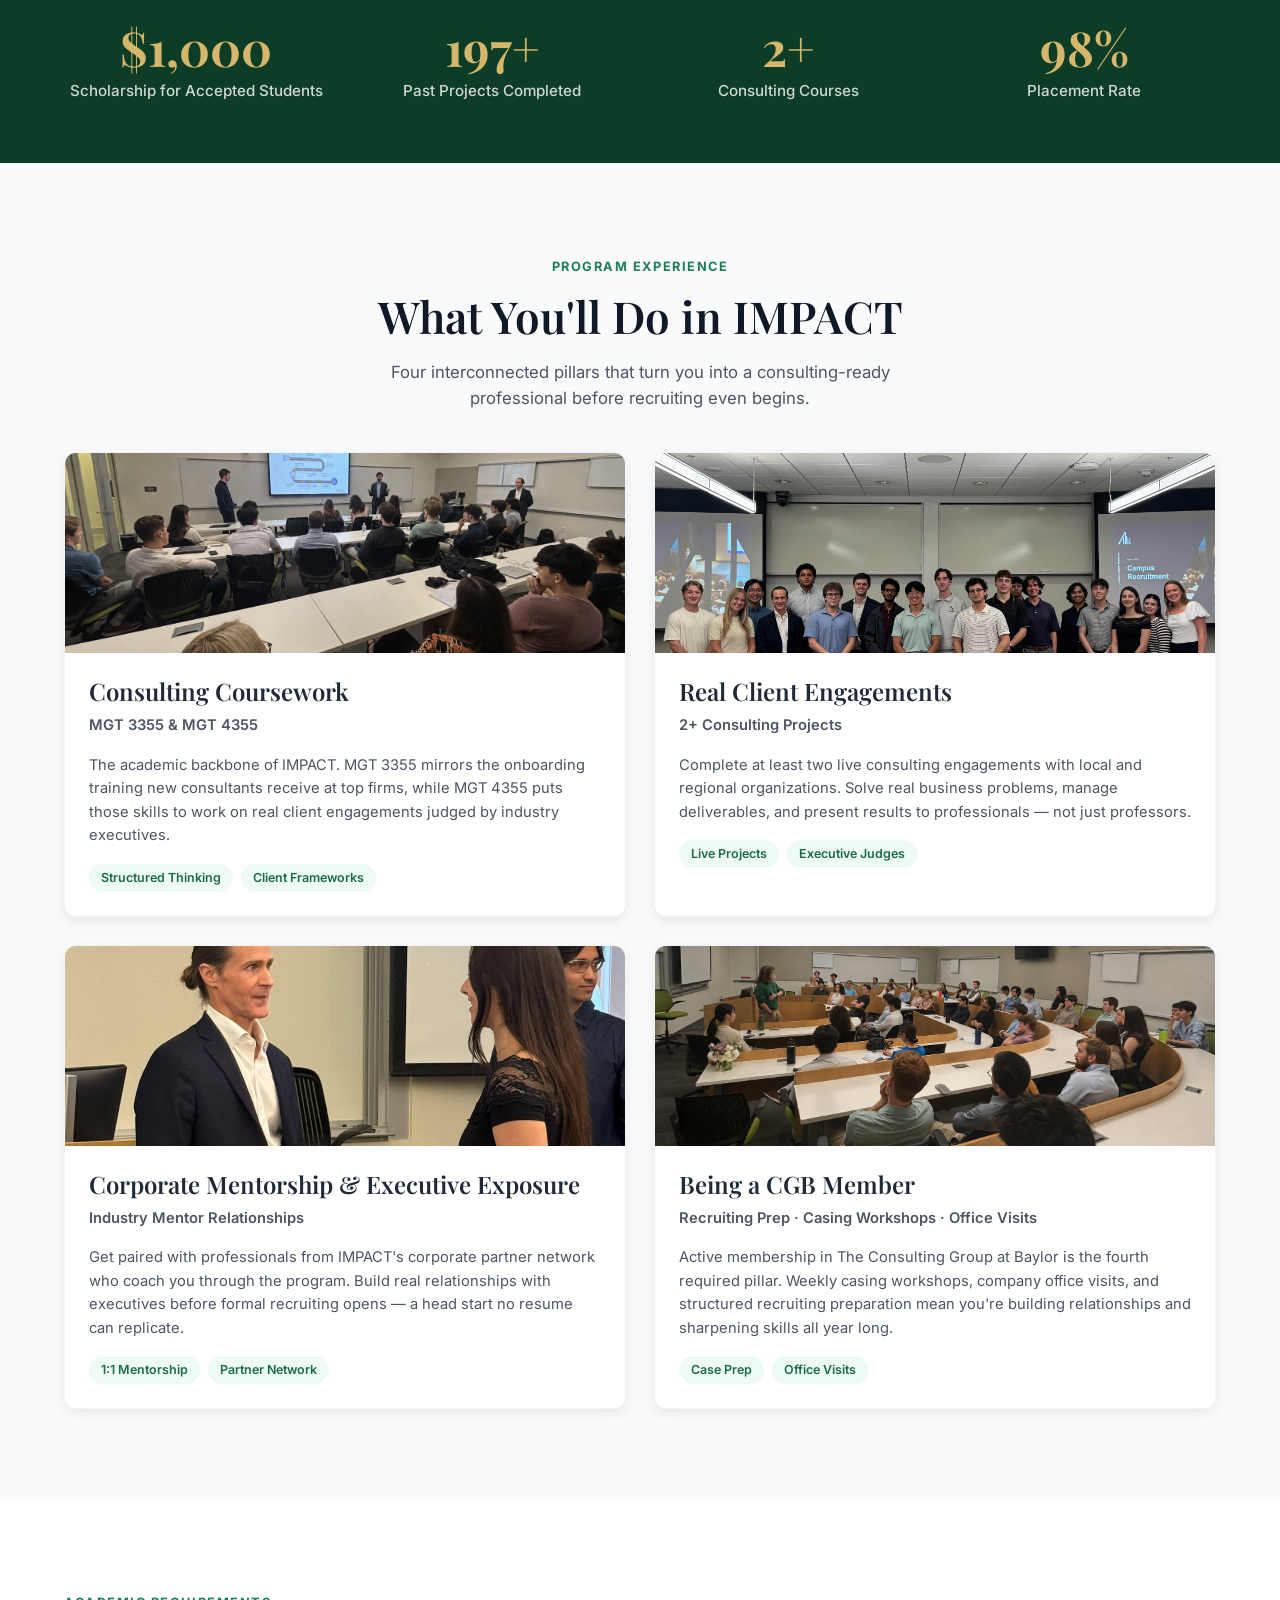
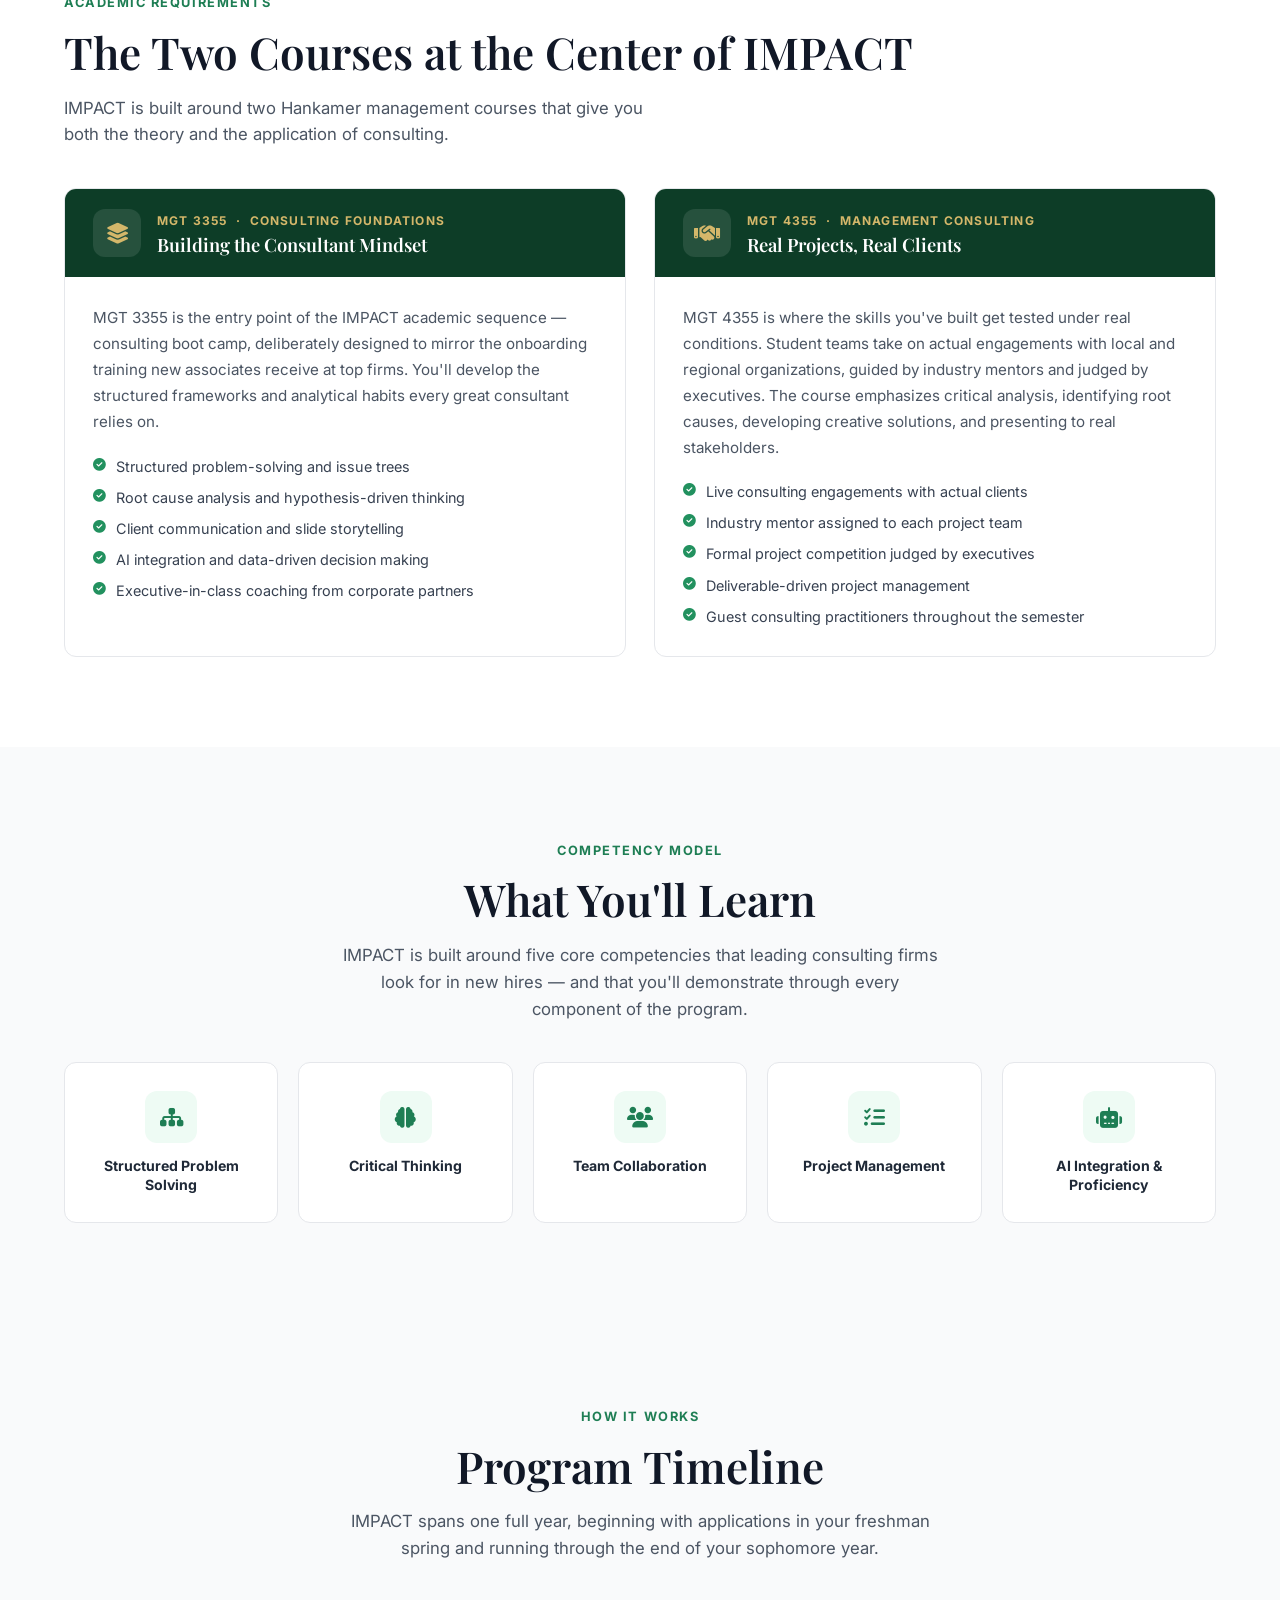
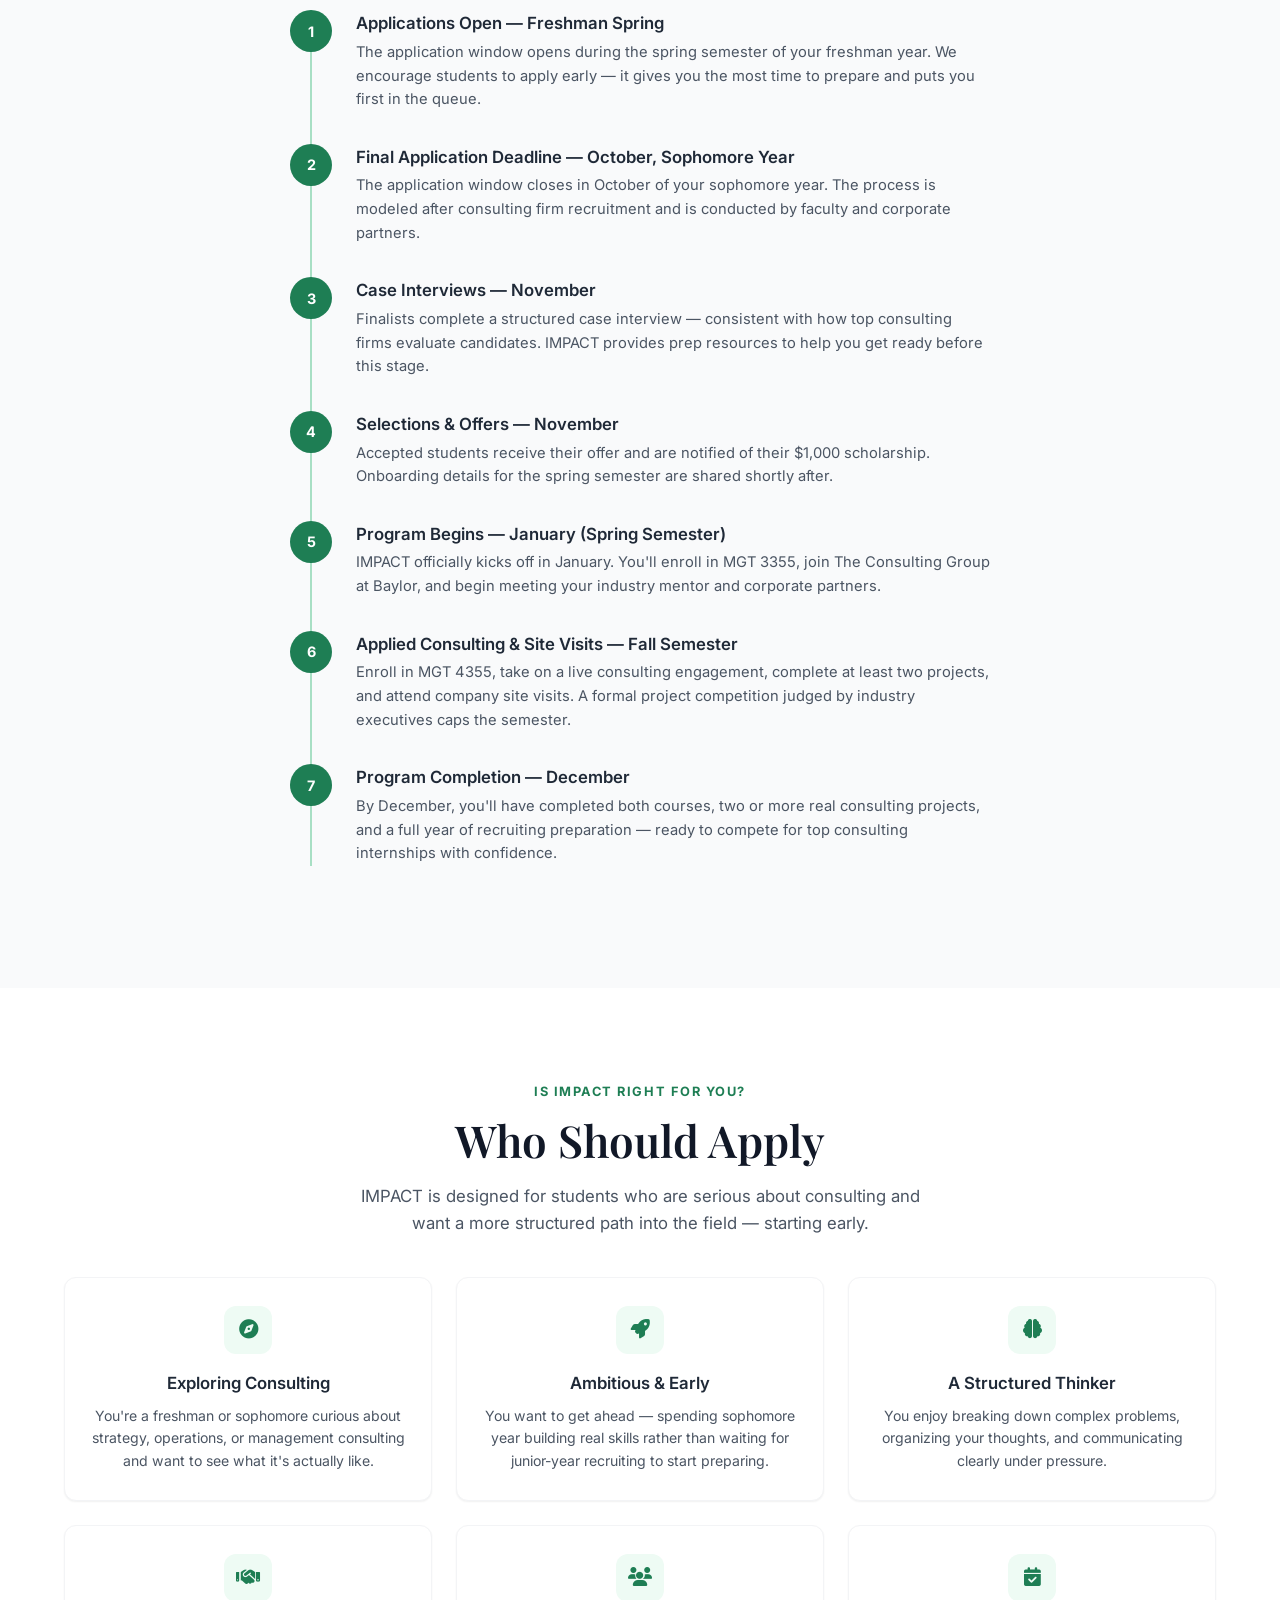
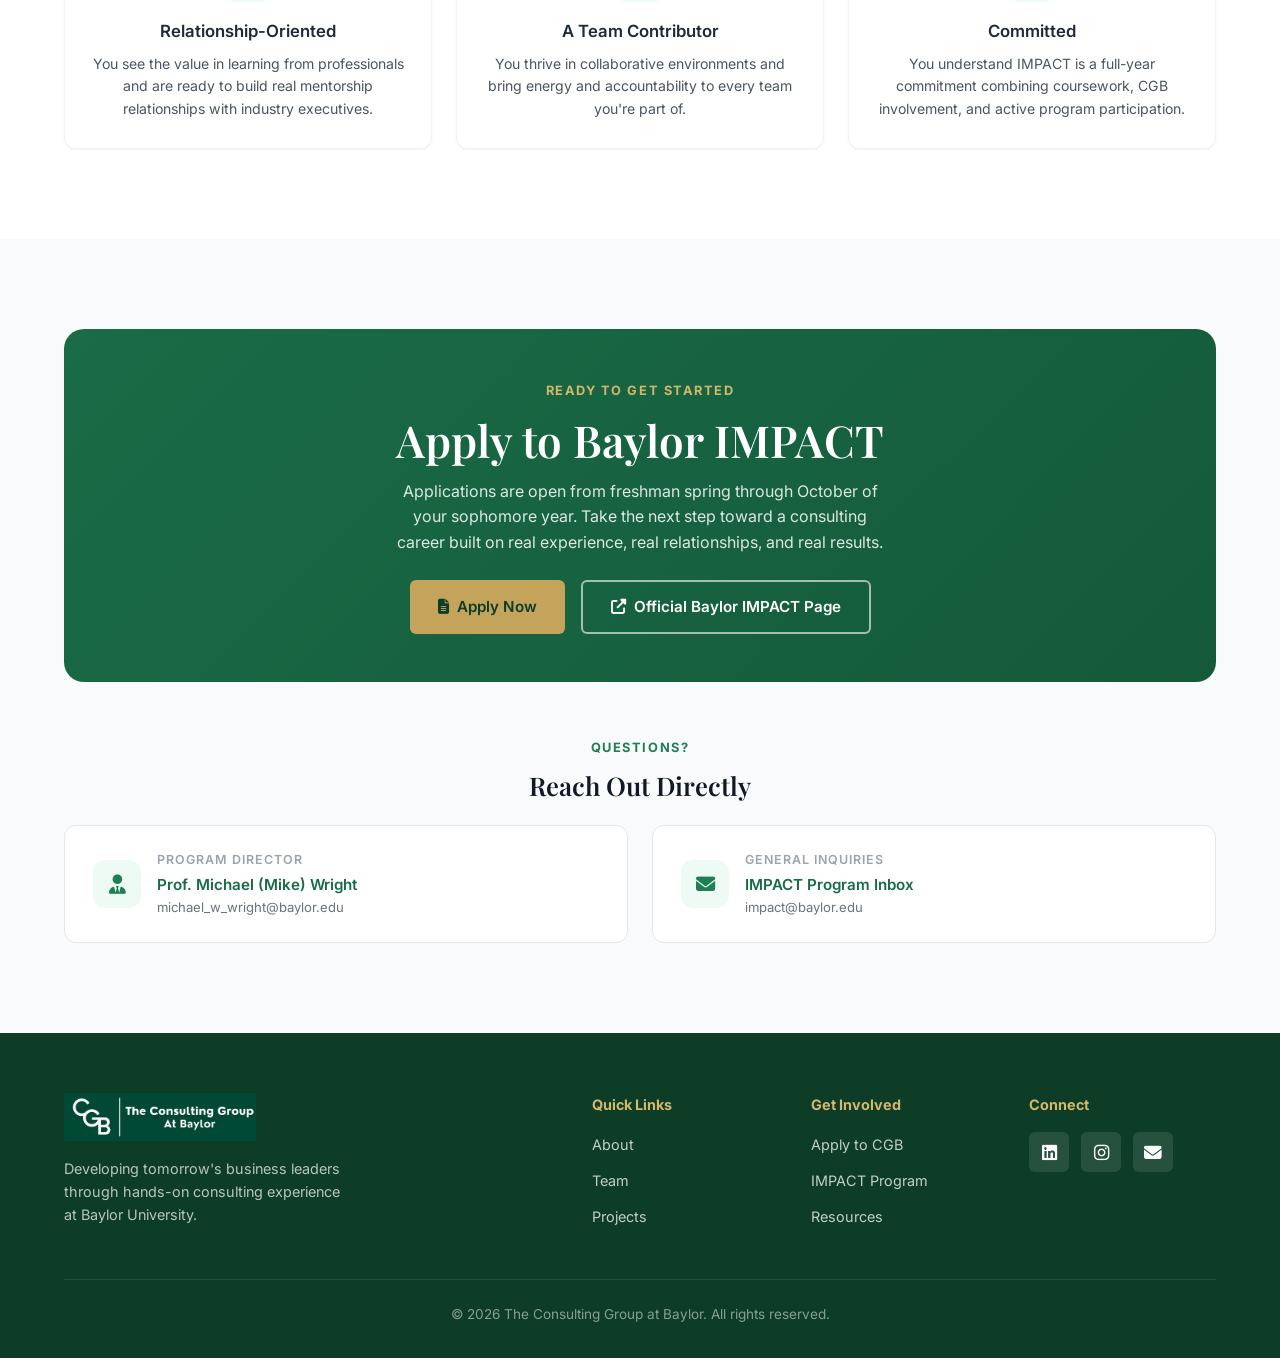
<file: impact.html>
<!DOCTYPE html>
<html lang="en">
<head>
  <meta charset="UTF-8">
  <meta name="viewport" content="width=device-width, initial-scale=1.0">
  <title>IMPACT Program | The Consulting Group at Baylor</title>
  <meta name="description" content="IMPACT – Baylor's Immersive Mentorship Program in Applied Consulting Teams. A selective consulting development program combining coursework, real projects, industry mentors, and recruiting preparation.">
  <link rel="preconnect" href="https://fonts.googleapis.com">
  <link rel="preconnect" href="https://fonts.gstatic.com" crossorigin>
  <link href="https://fonts.googleapis.com/css2?family=Inter:wght@300;400;500;600;700&family=Playfair+Display:wght@400;500;600;700&display=swap" rel="stylesheet">
  <link rel="stylesheet" href="https://cdnjs.cloudflare.com/ajax/libs/font-awesome/6.5.0/css/all.min.css">
  <link rel="stylesheet" href="css/style.css">
  <link rel="icon" type="image/png" href="assets/images/cgb-logo.png">

  <style>
    /* ===== IMPACT page styles ===== */

    /* Hero */
    .impact-hero { min-height: 58vh; }
    .impact-hero .hero-content { padding: 160px 0 80px; }

    /* Scholarship badge inside hero */
    .scholarship-badge {
      display: inline-flex;
      align-items: center;
      gap: 8px;
      background: var(--gold-500);
      color: var(--green-900);
      font-size: 0.82rem;
      font-weight: 700;
      letter-spacing: 0.04em;
      padding: 6px 16px;
      border-radius: 100px;
      margin-bottom: 18px;
    }
    .scholarship-badge i { font-size: 0.85rem; }

    /* Program overview image — brochure style card */
    .brochure-card {
      border-radius: var(--radius-lg);
      overflow: hidden;
      box-shadow: var(--shadow-lg);
      border: 1px solid var(--gray-200);
    }
    .brochure-card img {
      width: 100%;
      height: 100%;
      object-fit: cover;
      display: block;
    }

    /* Course cards */
    .course-cards {
      display: grid;
      grid-template-columns: 1fr 1fr;
      gap: 28px;
      margin-top: 40px;
    }
    .course-card {
      background: var(--white);
      border: 1px solid var(--gray-200);
      border-radius: var(--radius-md);
      overflow: hidden;
      transition: var(--transition);
    }
    .course-card:hover {
      border-color: var(--green-300);
      box-shadow: var(--shadow-md);
      transform: translateY(-2px);
    }
    .course-card-header {
      background: var(--green-900);
      padding: 20px 28px;
      display: flex;
      align-items: center;
      gap: 16px;
    }
    .course-card-header .course-number {
      font-family: var(--font-body);
      font-size: 0.75rem;
      font-weight: 700;
      letter-spacing: 0.1em;
      text-transform: uppercase;
      color: var(--gold-400);
      display: block;
      margin-bottom: 4px;
    }
    .course-card-header h3 { color: var(--white); font-size: 1.15rem; margin: 0; }
    .course-card-icon {
      width: 48px; height: 48px;
      background: rgba(255,255,255,0.1);
      border-radius: var(--radius-md);
      display: flex; align-items: center; justify-content: center;
      color: var(--gold-400); font-size: 1.3rem; flex-shrink: 0;
    }
    .course-card-body { padding: 28px; }
    .course-card-body p { color: var(--gray-600); font-size: 0.95rem; line-height: 1.7; margin-bottom: 20px; }
    .course-topics { list-style: none; display: flex; flex-direction: column; gap: 8px; }
    .course-topics li { display: flex; align-items: flex-start; gap: 10px; font-size: 0.9rem; color: var(--gray-700); }
    .course-topics li i { color: var(--green-500); font-size: 0.8rem; margin-top: 4px; flex-shrink: 0; }

    /* Competency grid */
    .competency-grid {
      display: grid;
      grid-template-columns: repeat(5, 1fr);
      gap: 20px;
      margin-top: 40px;
    }
    .competency-item {
      text-align: center; padding: 28px 16px;
      background: var(--white); border-radius: var(--radius-md);
      border: 1px solid var(--gray-200); transition: var(--transition);
    }
    .competency-item:hover { border-color: var(--green-300); box-shadow: var(--shadow-md); transform: translateY(-3px); }
    .competency-item i {
      width: 52px; height: 52px; background: var(--green-50);
      border-radius: var(--radius-md); display: inline-flex;
      align-items: center; justify-content: center;
      color: var(--green-600); font-size: 1.3rem; margin-bottom: 14px;
    }
    .competency-item h4 { font-size: 0.88rem; font-weight: 700; color: var(--gray-800); line-height: 1.3; }

    /* Info box */
    .info-box {
      background: var(--green-50); border: 1px solid var(--green-200);
      border-left: 4px solid var(--green-600); border-radius: var(--radius-md);
      padding: 20px 24px; display: flex; gap: 14px; align-items: flex-start; margin-top: 32px;
    }
    .info-box i { color: var(--green-600); font-size: 1.1rem; margin-top: 2px; flex-shrink: 0; }
    .info-box p { font-size: 0.93rem; color: var(--gray-700); line-height: 1.6; margin: 0; }
    .info-box strong { color: var(--green-800); }

    /* Contact cards */
    .contact-cards { display: grid; grid-template-columns: 1fr 1fr; gap: 24px; margin-top: 32px; }
    .contact-card {
      background: var(--white); border: 1px solid var(--gray-200);
      border-radius: var(--radius-md); padding: 24px 28px;
      display: flex; gap: 16px; align-items: center; transition: var(--transition);
    }
    .contact-card:hover { border-color: var(--green-300); box-shadow: var(--shadow-md); }
    .contact-card i {
      width: 48px; height: 48px; background: var(--green-50);
      border-radius: var(--radius-md); display: flex; align-items: center;
      justify-content: center; color: var(--green-600); font-size: 1.2rem; flex-shrink: 0;
    }
    .contact-card-text { flex: 1; }
    .contact-card-text .label {
      display: block; font-size: 0.78rem; color: var(--gray-400);
      font-weight: 600; text-transform: uppercase; letter-spacing: 0.08em; margin-bottom: 3px;
    }
    .contact-card-text .value { font-size: 0.95rem; font-weight: 600; color: var(--green-700); }
    .contact-card-text .sub { font-size: 0.82rem; color: var(--gray-500); }

    .cta-buttons { display: flex; gap: 16px; justify-content: center; flex-wrap: wrap; margin-top: 24px; }

    /* Responsive */
    @media (max-width: 1024px) {
      .competency-grid { grid-template-columns: repeat(3, 1fr); }
    }
    @media (max-width: 768px) {
      .course-cards { grid-template-columns: 1fr; }
      .competency-grid { grid-template-columns: repeat(2, 1fr); }
      .contact-cards { grid-template-columns: 1fr; }
    }
  </style>
</head>
<body>

<!-- Navigation -->
<nav class="navbar" id="navbar">
  <div class="container">
    <div class="nav-wrapper">
      <a href="index.html" class="logo"><img src="assets/images/cgb-logo.png" alt="The Consulting Group at Baylor"></a>
      <button class="mobile-toggle" id="mobileToggle" aria-label="Toggle menu"><span></span><span></span><span></span></button>
      <ul class="nav-menu" id="navMenu">
        <li><a href="index.html#about">About</a></li>
        <li><a href="team.html">Team</a></li>
        <li><a href="projects.html">Projects</a></li>
        <li><a href="resources.html">Resources</a></li>
        <li><a href="impact.html">IMPACT</a></li>
        <li><a href="applications.html" class="nav-cta">Apply</a></li>
      </ul>
    </div>
  </div>
</nav>

<!-- Hero — exec group photo as background -->
<section class="hero impact-hero">
  <div class="hero-background" style="background-image:url('assets/images/exec-group-hero.jpg'); background-position: center top;"></div>
  <div class="hero-overlay"></div>
  <div class="hero-content">
    <div class="container">
      <div class="scholarship-badge">
        <i class="fas fa-award"></i> $1,000 Scholarship for Accepted Students
      </div>
      <p class="hero-tagline">Baylor Hankamer School of Business</p>
      <h1 class="hero-title">Baylor IMPACT</h1>
      <p class="hero-subtitle">Immersive Mentorship Program in Applied Consulting Teams</p>
      <p class="hero-description">A selective consulting development program that puts you inside real engagements, connects you with industry leaders, and prepares you for top consulting firms — starting sophomore year.</p>
      <div class="hero-actions">
        <a href="https://baylor.qualtrics.com/jfe/form/SV_ewGRFQ01MhNkCKa" target="_blank" class="btn btn-gold">
          <i class="fas fa-file-alt"></i> Apply to IMPACT
        </a>
        <a href="https://hankamer.baylor.edu/management/programs/impact" target="_blank" class="btn btn-outline">
          <i class="fas fa-external-link-alt"></i> Official Baylor Page
        </a>
      </div>
    </div>
  </div>
</section>

<!-- Program Overview — brochure page 2 as side image -->
<section class="section">
  <div class="container">
    <div class="mission-grid">
      <div class="mission-content fade-up">
        <span class="section-label">Program Overview</span>
        <h2 class="section-title">More Than a Class.<br>More Than a Club.</h2>
        <p class="lead">IMPACT is Baylor's most intensive undergraduate consulting development track — built for students who want real preparation, not just exposure.</p>
        <p>Most students enter consulting recruiting without ever working on a real engagement or speaking to an industry professional. IMPACT changes that. You'll join an applied program that combines classroom training, live consulting projects, direct mentorship from executives, company site visits, and structured recruiting preparation — all woven together into one cohesive experience.</p>
        <p>IMPACT is selective. Students apply through a process modeled after consulting firm recruitment. Those selected receive a $1,000 scholarship and access to a network of corporate partners who mentor, coach, and recruit from the program.</p>
        <div class="info-box">
          <i class="fas fa-link"></i>
          <p><strong>IMPACT and CGB go together.</strong> Membership in The Consulting Group at Baylor is a required component of IMPACT. IMPACT is the structured track; CGB is the community where you apply and sharpen what you learn.</p>
        </div>
      </div>
      <div class="mission-media fade-up stagger-2">
        <div class="brochure-card">
          <img src="assets/images/impact-brochure-overview.png" alt="IMPACT Program Overview" style="max-height:560px;object-fit:cover;object-position:top;">
        </div>
      </div>
    </div>
  </div>
</section>

<!-- Stats Banner -->
<div class="stats-section">
  <div class="container">
    <div class="stats-grid">
      <div class="stat-item">
        <div class="stat-number">$1,000</div>
        <div class="stat-label">Scholarship for Accepted Students</div>
      </div>
      <div class="stat-item">
        <div class="stat-number" data-target="200" data-suffix="+">0</div>
        <div class="stat-label">Past Projects Completed</div>
      </div>
      <div class="stat-item">
        <div class="stat-number" data-target="2" data-suffix="+">0</div>
        <div class="stat-label">Consulting Courses</div>
      </div>
      <div class="stat-item">
        <div class="stat-number" data-target="100" data-suffix="%">0</div>
        <div class="stat-label">Placement Rate</div>
      </div>
    </div>
  </div>
</div>

<!-- What You'll Do — 4 Photo Cards -->
<section class="section section-alt">
  <div class="container">
    <div class="section-header centered fade-up">
      <span class="section-label">Program Experience</span>
      <h2 class="section-title">What You'll Do in IMPACT</h2>
      <p class="section-description">Four interconnected pillars that turn you into a consulting-ready professional before recruiting even begins.</p>
    </div>
    <div class="projects-grid" style="margin-top:40px;">

      <!-- 1: Consulting Coursework -->
      <div class="project-card fade-up stagger-1">
        <div class="project-image">
          <img src="assets/images/impact-classroom.png" alt="Consulting Coursework">
        </div>
        <div class="project-content">
          <h3>Consulting Coursework</h3>
          <p class="project-client">MGT 3355 &amp; MGT 4355</p>
          <p>The academic backbone of IMPACT. MGT 3355 mirrors the onboarding training new consultants receive at top firms, while MGT 4355 puts those skills to work on real client engagements judged by industry executives.</p>
          <div class="project-tags">
            <span class="project-tag">Structured Thinking</span>
            <span class="project-tag">Client Frameworks</span>
          </div>
        </div>
      </div>

      <!-- 2: Real Client Engagements -->
      <div class="project-card fade-up stagger-2">
        <div class="project-image">
          <img src="assets/images/impact-group-shot.png" alt="Real Client Engagements" style="object-position:center top;">
        </div>
        <div class="project-content">
          <h3>Real Client Engagements</h3>
          <p class="project-client">2+ Consulting Projects</p>
          <p>Complete at least two live consulting engagements with local and regional organizations. Solve real business problems, manage deliverables, and present results to professionals — not just professors.</p>
          <div class="project-tags">
            <span class="project-tag">Live Projects</span>
            <span class="project-tag">Executive Judges</span>
          </div>
        </div>
      </div>

      <!-- 3: Corporate Mentorship -->
      <div class="project-card fade-up stagger-3">
        <div class="project-image">
          <img src="assets/images/impact-mentor.png" alt="Corporate Mentorship">
        </div>
        <div class="project-content">
          <h3>Corporate Mentorship &amp; Executive Exposure</h3>
          <p class="project-client">Industry Mentor Relationships</p>
          <p>Get paired with professionals from IMPACT's corporate partner network who coach you through the program. Build real relationships with executives before formal recruiting opens — a head start no resume can replicate.</p>
          <div class="project-tags">
            <span class="project-tag">1:1 Mentorship</span>
            <span class="project-tag">Partner Network</span>
          </div>
        </div>
      </div>

      <!-- 4: CGB Membership — lecture hall photo -->
      <div class="project-card fade-up stagger-4">
        <div class="project-image">
          <img src="assets/images/impact-lecture-hall.png" alt="CGB Membership">
        </div>
        <div class="project-content">
          <h3>Being a CGB Member</h3>
          <p class="project-client">Recruiting Prep · Casing Workshops · Office Visits</p>
          <p>Active membership in The Consulting Group at Baylor is the fourth required pillar. Weekly casing workshops, company office visits, and structured recruiting preparation mean you're building relationships and sharpening skills all year long.</p>
          <div class="project-tags">
            <span class="project-tag">Case Prep</span>
            <span class="project-tag">Office Visits</span>
          </div>
        </div>
      </div>

    </div>
  </div>
</section>

<!-- Courses Explained -->
<section class="section">
  <div class="container">
    <div class="section-header fade-up">
      <span class="section-label">Academic Requirements</span>
      <h2 class="section-title">The Two Courses at the Center of IMPACT</h2>
      <p class="section-description">IMPACT is built around two Hankamer management courses that give you both the theory and the application of consulting.</p>
    </div>
    <div class="course-cards">
      <div class="course-card fade-up stagger-1">
        <div class="course-card-header">
          <div class="course-card-icon"><i class="fas fa-layer-group"></i></div>
          <div>
            <span class="course-number">MGT 3355 &nbsp;&middot;&nbsp; Consulting Foundations</span>
            <h3>Building the Consultant Mindset</h3>
          </div>
        </div>
        <div class="course-card-body">
          <p>MGT 3355 is the entry point of the IMPACT academic sequence — consulting boot camp, deliberately designed to mirror the onboarding training new associates receive at top firms. You'll develop the structured frameworks and analytical habits every great consultant relies on.</p>
          <ul class="course-topics">
            <li><i class="fas fa-check-circle"></i> Structured problem-solving and issue trees</li>
            <li><i class="fas fa-check-circle"></i> Root cause analysis and hypothesis-driven thinking</li>
            <li><i class="fas fa-check-circle"></i> Client communication and slide storytelling</li>
            <li><i class="fas fa-check-circle"></i> AI integration and data-driven decision making</li>
            <li><i class="fas fa-check-circle"></i> Executive-in-class coaching from corporate partners</li>
          </ul>
        </div>
      </div>
      <div class="course-card fade-up stagger-2">
        <div class="course-card-header">
          <div class="course-card-icon"><i class="fas fa-handshake"></i></div>
          <div>
            <span class="course-number">MGT 4355 &nbsp;&middot;&nbsp; Management Consulting</span>
            <h3>Real Projects, Real Clients</h3>
          </div>
        </div>
        <div class="course-card-body">
          <p>MGT 4355 is where the skills you've built get tested under real conditions. Student teams take on actual engagements with local and regional organizations, guided by industry mentors and judged by executives. The course emphasizes critical analysis, identifying root causes, developing creative solutions, and presenting to real stakeholders.</p>
          <ul class="course-topics">
            <li><i class="fas fa-check-circle"></i> Live consulting engagements with actual clients</li>
            <li><i class="fas fa-check-circle"></i> Industry mentor assigned to each project team</li>
            <li><i class="fas fa-check-circle"></i> Formal project competition judged by executives</li>
            <li><i class="fas fa-check-circle"></i> Deliverable-driven project management</li>
            <li><i class="fas fa-check-circle"></i> Guest consulting practitioners throughout the semester</li>
          </ul>
        </div>
      </div>
    </div>
  </div>
</section>

<!-- Competencies -->
<section class="section section-alt">
  <div class="container">
    <div class="section-header centered fade-up">
      <span class="section-label">Competency Model</span>
      <h2 class="section-title">What You'll Learn</h2>
      <p class="section-description">IMPACT is built around five core competencies that leading consulting firms look for in new hires — and that you'll demonstrate through every component of the program.</p>
    </div>
    <div class="competency-grid">
      <div class="competency-item fade-up stagger-1">
        <i class="fas fa-sitemap"></i>
        <h4>Structured Problem Solving</h4>
      </div>
      <div class="competency-item fade-up stagger-2">
        <i class="fas fa-brain"></i>
        <h4>Critical Thinking</h4>
      </div>
      <div class="competency-item fade-up stagger-3">
        <i class="fas fa-users"></i>
        <h4>Team Collaboration</h4>
      </div>
      <div class="competency-item fade-up stagger-4">
        <i class="fas fa-tasks"></i>
        <h4>Project Management</h4>
      </div>
      <div class="competency-item fade-up stagger-5">
        <i class="fas fa-robot"></i>
        <h4>AI Integration &amp; Proficiency</h4>
      </div>
    </div>
  </div>
</section>

<!-- Timeline -->
<section class="section timeline-section">
  <div class="container">
    <div class="section-header centered fade-up">
      <span class="section-label">How It Works</span>
      <h2 class="section-title">Program Timeline</h2>
      <p class="section-description">IMPACT spans one full year, beginning with applications in your freshman spring and running through the end of your sophomore year.</p>
    </div>
    <div class="timeline">

      <div class="timeline-item fade-up stagger-1">
        <div class="timeline-marker">1</div>
        <div class="timeline-content">
          <h4>Applications Open &mdash; Freshman Spring</h4>
          <p>The application window opens during the spring semester of your freshman year. We encourage students to apply early — it gives you the most time to prepare and puts you first in the queue.</p>
        </div>
      </div>

      <div class="timeline-item fade-up stagger-2">
        <div class="timeline-marker">2</div>
        <div class="timeline-content">
          <h4>Final Application Deadline &mdash; October, Sophomore Year</h4>
          <p>The application window closes in October of your sophomore year. The process is modeled after consulting firm recruitment and is conducted by faculty and corporate partners.</p>
        </div>
      </div>

      <div class="timeline-item fade-up stagger-3">
        <div class="timeline-marker">3</div>
        <div class="timeline-content">
          <h4>Case Interviews &mdash; November</h4>
          <p>Finalists complete a structured case interview — consistent with how top consulting firms evaluate candidates. IMPACT provides prep resources to help you get ready before this stage.</p>
        </div>
      </div>

      <div class="timeline-item fade-up stagger-4">
        <div class="timeline-marker">4</div>
        <div class="timeline-content">
          <h4>Selections &amp; Offers &mdash; November</h4>
          <p>Accepted students receive their offer and are notified of their $1,000 scholarship. Onboarding details for the spring semester are shared shortly after.</p>
        </div>
      </div>

      <div class="timeline-item fade-up stagger-5">
        <div class="timeline-marker">5</div>
        <div class="timeline-content">
          <h4>Program Begins &mdash; January (Spring Semester)</h4>
          <p>IMPACT officially kicks off in January. You'll enroll in MGT 3355, join The Consulting Group at Baylor, and begin meeting your industry mentor and corporate partners.</p>
        </div>
      </div>

      <div class="timeline-item fade-up stagger-6">
        <div class="timeline-marker">6</div>
        <div class="timeline-content">
          <h4>Applied Consulting &amp; Site Visits &mdash; Fall Semester</h4>
          <p>Enroll in MGT 4355, take on a live consulting engagement, complete at least two projects, and attend company site visits. A formal project competition judged by industry executives caps the semester.</p>
        </div>
      </div>

      <div class="timeline-item fade-up stagger-7">
        <div class="timeline-marker">7</div>
        <div class="timeline-content">
          <h4>Program Completion &mdash; December</h4>
          <p>By December, you'll have completed both courses, two or more real consulting projects, and a full year of recruiting preparation — ready to compete for top consulting internships with confidence.</p>
        </div>
      </div>

    </div>
  </div>
</section>

<!-- Who Should Apply -->
<section class="section">
  <div class="container">
    <div class="section-header centered fade-up">
      <span class="section-label">Is IMPACT Right for You?</span>
      <h2 class="section-title">Who Should Apply</h2>
      <p class="section-description">IMPACT is designed for students who are serious about consulting and want a more structured path into the field — starting early.</p>
    </div>
    <div class="qualities-grid">
      <div class="quality-card fade-up stagger-1">
        <i class="fas fa-compass"></i>
        <h4>Exploring Consulting</h4>
        <p>You're a freshman or sophomore curious about strategy, operations, or management consulting and want to see what it's actually like.</p>
      </div>
      <div class="quality-card fade-up stagger-2">
        <i class="fas fa-rocket"></i>
        <h4>Ambitious &amp; Early</h4>
        <p>You want to get ahead — spending sophomore year building real skills rather than waiting for junior-year recruiting to start preparing.</p>
      </div>
      <div class="quality-card fade-up stagger-3">
        <i class="fas fa-brain"></i>
        <h4>A Structured Thinker</h4>
        <p>You enjoy breaking down complex problems, organizing your thoughts, and communicating clearly under pressure.</p>
      </div>
      <div class="quality-card fade-up stagger-4">
        <i class="fas fa-handshake"></i>
        <h4>Relationship-Oriented</h4>
        <p>You see the value in learning from professionals and are ready to build real mentorship relationships with industry executives.</p>
      </div>
      <div class="quality-card fade-up stagger-5">
        <i class="fas fa-users"></i>
        <h4>A Team Contributor</h4>
        <p>You thrive in collaborative environments and bring energy and accountability to every team you're part of.</p>
      </div>
      <div class="quality-card fade-up stagger-6">
        <i class="fas fa-calendar-check"></i>
        <h4>Committed</h4>
        <p>You understand IMPACT is a full-year commitment combining coursework, CGB involvement, and active program participation.</p>
      </div>
    </div>
  </div>
</section>

<!-- Apply CTA -->
<section class="section section-alt">
  <div class="container">
    <div class="cta-box fade-up">
      <span class="section-label" style="color:var(--gold-400);">Ready to Get Started</span>
      <h2>Apply to Baylor IMPACT</h2>
      <p>Applications are open from freshman spring through October of your sophomore year. Take the next step toward a consulting career built on real experience, real relationships, and real results.</p>
      <div class="cta-buttons">
        <a href="https://baylor.qualtrics.com/jfe/form/SV_ewGRFQ01MhNkCKa" target="_blank" class="btn btn-gold">
          <i class="fas fa-file-alt"></i> Apply Now
        </a>
        <a href="https://hankamer.baylor.edu/management/programs/impact" target="_blank" class="btn btn-outline">
          <i class="fas fa-external-link-alt"></i> Official Baylor IMPACT Page
        </a>
      </div>
    </div>

    <div style="margin-top:52px;">
      <div class="section-header centered fade-up" style="margin-bottom:0;">
        <span class="section-label">Questions?</span>
        <h3 class="section-title" style="font-size:1.6rem;">Reach Out Directly</h3>
      </div>
      <div class="contact-cards" style="margin-top:24px;">
        <a href="mailto:michael_w_wright@baylor.edu" class="contact-card fade-up stagger-1">
          <i class="fas fa-user-tie"></i>
          <div class="contact-card-text">
            <span class="label">Program Director</span>
            <div class="value">Prof. Michael (Mike) Wright</div>
            <div class="sub">michael_w_wright@baylor.edu</div>
          </div>
        </a>
        <a href="mailto:impact@baylor.edu" class="contact-card fade-up stagger-2">
          <i class="fas fa-envelope"></i>
          <div class="contact-card-text">
            <span class="label">General Inquiries</span>
            <div class="value">IMPACT Program Inbox</div>
            <div class="sub">impact@baylor.edu</div>
          </div>
        </a>
      </div>
    </div>
  </div>
</section>

<!-- Footer -->
<footer class="footer">
  <div class="container">
    <div class="footer-content">
      <div class="footer-brand">
        <img src="assets/images/cgb-logo.png" alt="The Consulting Group at Baylor" class="footer-logo">
        <p>Developing tomorrow's business leaders through hands-on consulting experience at Baylor University.</p>
      </div>
      <div class="footer-links">
        <div class="footer-column">
          <h4>Quick Links</h4>
          <ul>
            <li><a href="index.html#about">About</a></li>
            <li><a href="team.html">Team</a></li>
            <li><a href="projects.html">Projects</a></li>
          </ul>
        </div>
        <div class="footer-column">
          <h4>Get Involved</h4>
          <ul>
            <li><a href="applications.html">Apply to CGB</a></li>
            <li><a href="impact.html">IMPACT Program</a></li>
            <li><a href="resources.html">Resources</a></li>
          </ul>
        </div>
        <div class="footer-column">
          <h4>Connect</h4>
          <div class="social-links">
            <a href="https://www.linkedin.com/company/the-consulting-group-at-baylor" target="_blank" aria-label="LinkedIn"><i class="fab fa-linkedin"></i></a>
            <a href="https://www.instagram.com/consultinggroupatbaylor" target="_blank" aria-label="Instagram"><i class="fab fa-instagram"></i></a>
            <a href="mailto:cgb@baylor.edu" aria-label="Email"><i class="fas fa-envelope"></i></a>
          </div>
        </div>
      </div>
    </div>
    <div class="footer-bottom">
      <p>&copy; 2026 The Consulting Group at Baylor. All rights reserved.</p>
    </div>
  </div>
</footer>

<script src="js/main.js"></script>
<script>
  /* Animated stat counters */
  function animateCounter(el) {
    const target = parseInt(el.dataset.target, 10);
    const suffix = el.dataset.suffix || '';
    const duration = 1800;
    const start = performance.now();
    function step(now) {
      const elapsed = now - start;
      const progress = Math.min(elapsed / duration, 1);
      const eased = 1 - Math.pow(1 - progress, 3);
      el.textContent = Math.round(eased * target) + suffix;
      if (progress < 1) requestAnimationFrame(step);
    }
    requestAnimationFrame(step);
  }

  const statsSection = document.querySelector('.stats-section');
  let statsAnimated = false;
  if (statsSection) {
    new IntersectionObserver((entries) => {
      if (entries[0].isIntersecting && !statsAnimated) {
        statsAnimated = true;
        document.querySelectorAll('.stat-number[data-target]').forEach(animateCounter);
      }
    }, { threshold: 0.4 }).observe(statsSection);
  }
</script>
</body>
</html>
</file>
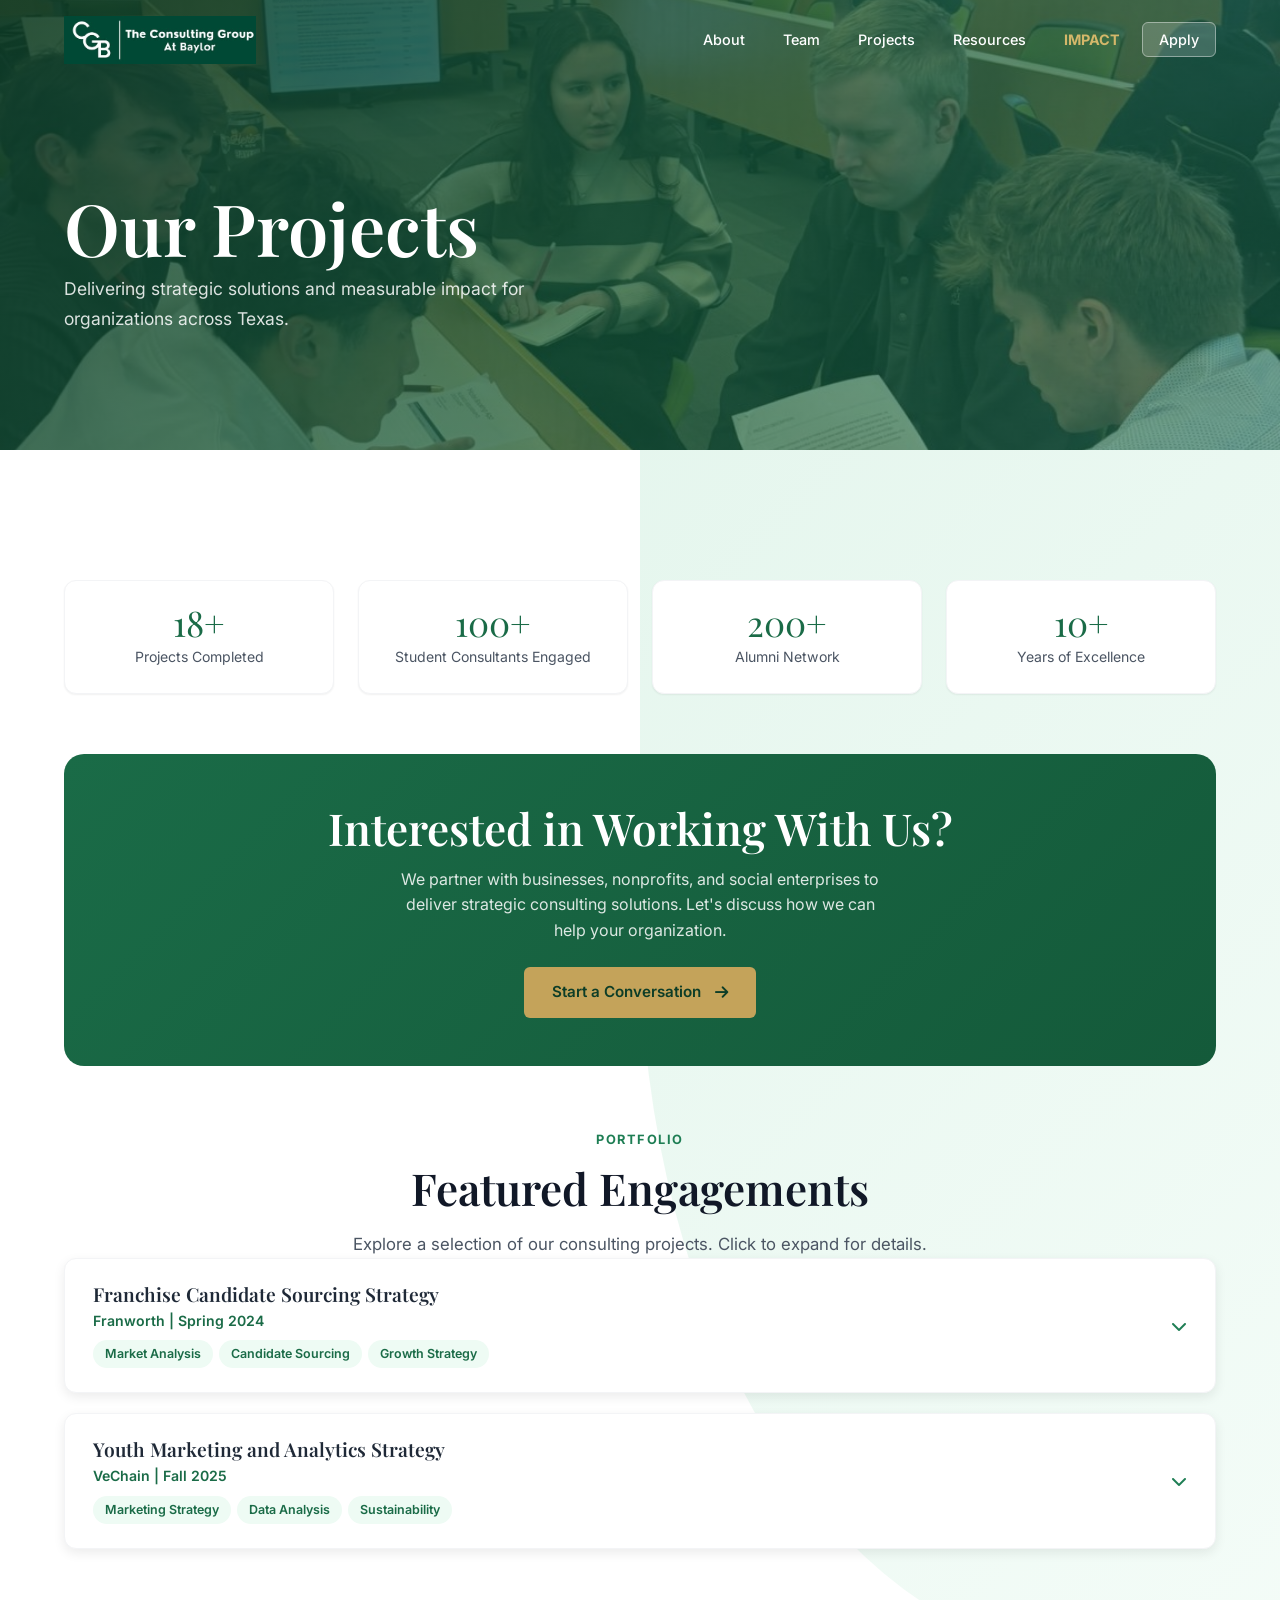
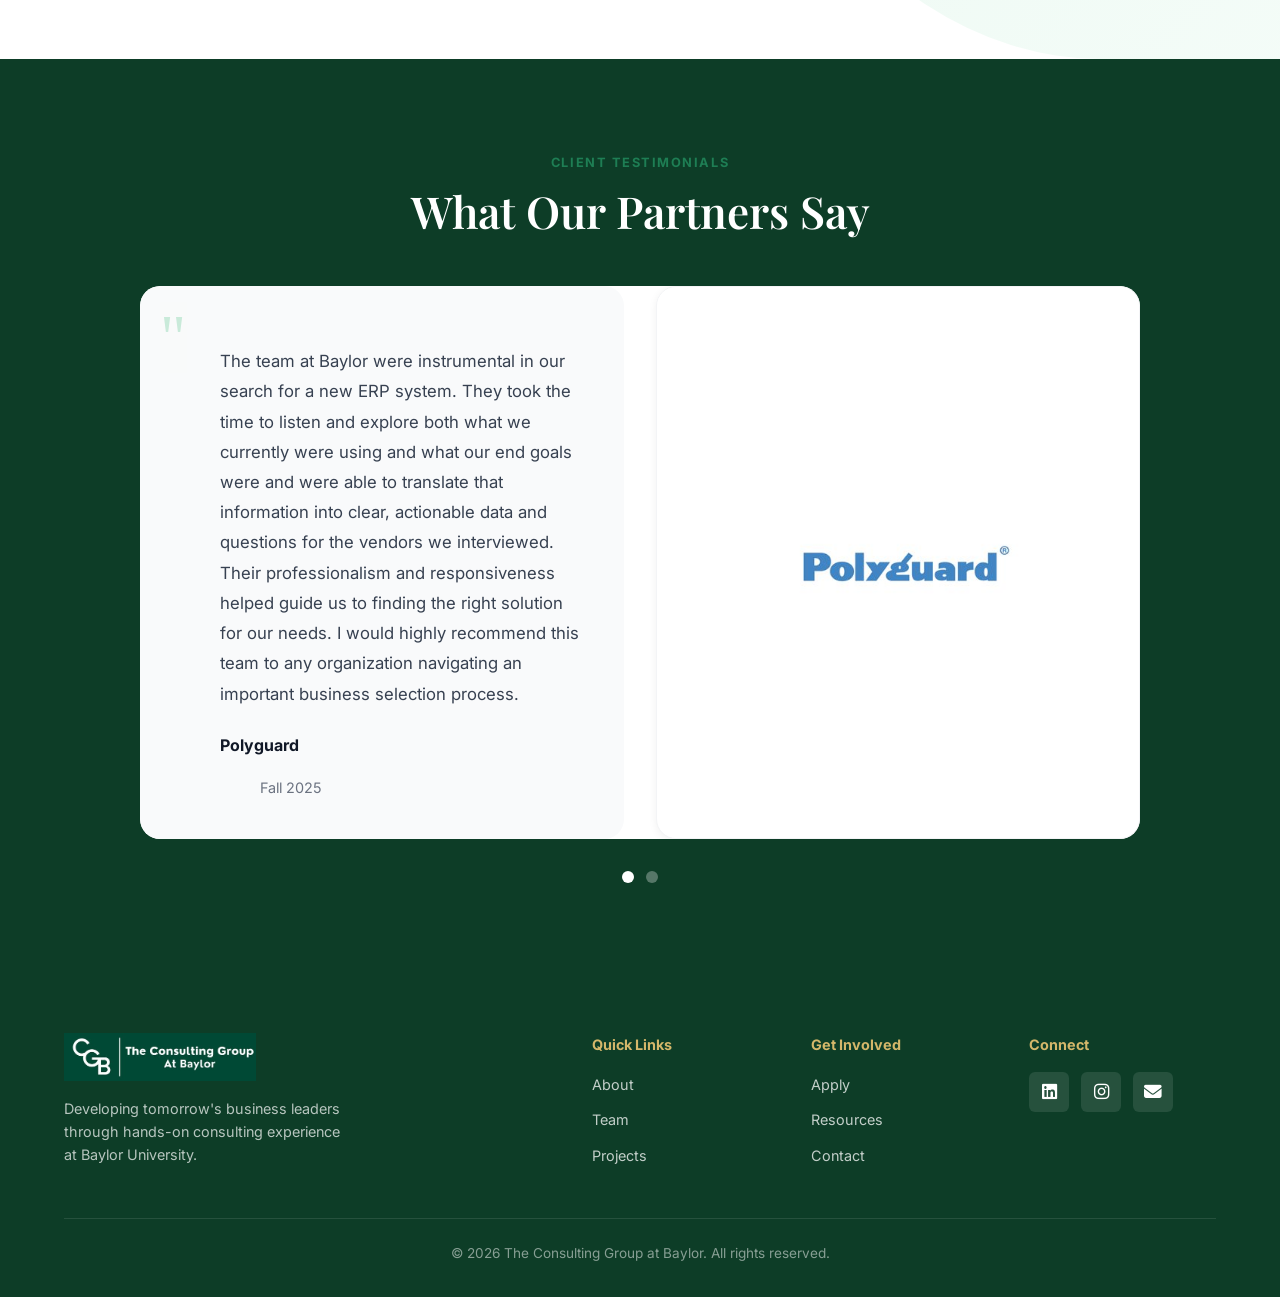
<file: projects.html>
<!DOCTYPE html>
<html lang="en">
<head>
  <meta charset="UTF-8">
  <meta name="viewport" content="width=device-width, initial-scale=1.0">
  <title>Projects | The Consulting Group at Baylor</title>
  <meta name="description" content="Explore our project portfolio – delivering strategic solutions and measurable impact for organizations across Texas.">
  <link rel="preconnect" href="https://fonts.googleapis.com">
  <link rel="preconnect" href="https://fonts.gstatic.com" crossorigin>
  <link href="https://fonts.googleapis.com/css2?family=Inter:wght@300;400;500;600;700&family=Playfair+Display:wght@400;500;600;700&display=swap" rel="stylesheet">
  <link rel="stylesheet" href="https://cdnjs.cloudflare.com/ajax/libs/font-awesome/6.5.0/css/all.min.css">
  <link rel="stylesheet" href="css/style.css">
  <link rel="icon" type="image/png" href="assets/images/cgb-logo.png">
</head>
<body>

<!-- Navigation -->
<nav class="navbar" id="navbar">
  <div class="container">
    <div class="nav-wrapper">
      <a href="index.html" class="logo"><img src="assets/images/cgb-logo.png" alt="The Consulting Group at Baylor"></a>
      <button class="mobile-toggle" id="mobileToggle" aria-label="Toggle menu"><span></span><span></span><span></span></button>
      <ul class="nav-menu" id="navMenu">
        <li><a href="index.html#about">About</a></li>
        <li><a href="team.html">Team</a></li>
        <li><a href="projects.html">Projects</a></li>
        <li><a href="resources.html">Resources</a></li>
        <li><a href="impact.html">IMPACT</a></li>
        <li><a href="applications.html" class="nav-cta">Apply</a></li>
      </ul>
    </div>
  </div>
</nav>

<!-- Hero -->
<section class="hero projects-hero">
  <div class="hero-background" style="background-image:url('assets/images/case-practice.png');"></div>
  <div class="hero-overlay"></div>
  <div class="hero-content">
    <div class="container">
      <h1 class="hero-title">Our Projects</h1>
      <p class="hero-description">Delivering strategic solutions and measurable impact for organizations across Texas.</p>
    </div>
  </div>
</section>

<!-- Project Metrics -->
<section class="section swoosh-section">
  <div class="swoosh-bg"></div>
  <div class="container">
    <div class="project-page-metrics fade-up">
      <div class="project-page-metric">
        <div class="metric-num">18+</div>
        <p>Projects Completed</p>
      </div>
      <div class="project-page-metric">
        <div class="metric-num">100+</div>
        <p>Student Consultants Engaged</p>
      </div>
      <div class="project-page-metric">
        <div class="metric-num">200+</div>
        <p>Alumni Network</p>
      </div>
      <div class="project-page-metric">
        <div class="metric-num">10+</div>
        <p>Years of Excellence</p>
      </div>
    </div>

    <!-- Connect With Us -->
    <div class="cta-box fade-up" style="margin-bottom:60px;">
      <h2>Interested in Working With Us?</h2>
      <p>We partner with businesses, nonprofits, and social enterprises to deliver strategic consulting solutions. Let's discuss how we can help your organization.</p>
      <a href="mailto:cgb@baylor.edu?subject=Project%20Inquiry" class="btn btn-gold">Start a Conversation <i class="fas fa-arrow-right" style="margin-left:6px;"></i></a>
    </div>

    <div class="section-header centered fade-up">
      <span class="section-label">Portfolio</span>
      <h2 class="section-title">Featured Engagements</h2>
      <p class="section-description">Explore a selection of our consulting projects. Click to expand for details.</p>
    </div>

    <!-- Project 1: Franworth -->
    <div class="project-detail-card fade-up" onclick="this.classList.toggle('expanded')">
      <div class="project-header">
        <div class="project-header-left">
          <h3>Franchise Candidate Sourcing Strategy</h3>
          <p class="project-client">Franworth | Spring 2024</p>
          <div class="project-tags">
            <span class="project-tag">Market Analysis</span>
            <span class="project-tag">Candidate Sourcing</span>
            <span class="project-tag">Growth Strategy</span>
          </div>
        </div>
        <i class="fas fa-chevron-down project-chevron"></i>
      </div>
      <div class="project-body">
        <div class="project-body-content">
          <div class="project-body-left">
            <p>Baylor Consulting Group partnered with Franworth, a former growth private equity platform focused on expanding franchise ownership, to identify where the company could find high-potential future franchise operators and how to effectively reach them. Franworth's model centered on helping qualified individuals become franchise owners by providing upfront capital, brand options, and ongoing operational support.</p>
            <p>The engagement focused on building a repeatable candidate sourcing and outreach playbook that Franworth could use to identify, approach, and evaluate potential franchise owners across priority markets. The team presented final recommendations to Franworth leadership, including the project timeline, target candidate pools, market analysis, and recommended locations for outreach.</p>
            <h4>Key Areas of Work</h4>
            <ul class="project-outcomes">
              <li><strong>Market sizing and candidate analysis:</strong> Evaluated potential markets for franchise expansion, focusing on locations with strong pools of qualified candidates.</li>
              <li><strong>Target candidate pool identification:</strong> Focused on veterans and former or current college athletes based on discipline, leadership, resilience, and process orientation.</li>
              <li><strong>Priority location recommendations:</strong> Recommended geographic areas and institutions for sourcing franchisee candidates, including veteran-heavy markets and universities with strong student-athlete populations.</li>
              <li><strong>Outreach and relationship-building playbook:</strong> Built a repeatable process for identifying candidates and initiating outreach via email, LinkedIn, webinars, and institutional partnerships.</li>
              <li><strong>Engagement strategy for potential owners:</strong> Designed practical engagement methods including veteran recruitment events, athlete-focused presentations, and personalized follow-up sequences.</li>
              <li><strong>Candidate screening process:</strong> Recommended a structured screening model using video interviews, behavioral evaluation, and second-round fit assessments.</li>
            </ul>
          </div>
          <div class="project-body-right">
            <div class="body-logo franworth-logo">
              <img src="assets/images/franworth-logo.png" alt="Franworth">
            </div>
            <hr class="body-right-divider">
            <img src="assets/images/tristan-demotica.jpg" alt="Tristan Demotica" class="project-leader-photo">
            <div>
              <div class="project-leader-name">Tristan Demotica</div>
              <div class="project-leader-role">Project Lead</div>
            </div>
          </div>
        </div>
      </div>
    </div>

    <!-- Project 2: VeChain -->
    <div class="project-detail-card fade-up" onclick="this.classList.toggle('expanded')">
      <div class="project-header">
        <div class="project-header-left">
          <h3>Youth Marketing and Analytics Strategy</h3>
          <p class="project-client">VeChain | Fall 2025</p>
          <div class="project-tags">
            <span class="project-tag">Marketing Strategy</span>
            <span class="project-tag">Data Analysis</span>
            <span class="project-tag">Sustainability</span>
          </div>
        </div>
        <i class="fas fa-chevron-down project-chevron"></i>
      </div>
      <div class="project-body">
        <div class="project-body-content">
          <div class="project-body-left">
            <p>Baylor Consulting Group partnered with VeChain on a strategic marketing and analytics engagement focused on helping VeBetter, a VeChain ecosystem initiative centered on sustainability, better understand and reach a younger audience. Working alongside the Boston Consulting Group, the team analyzed download and user engagement data, developed a Baylor-focused marketing campaign, and built a practical growth playbook to support VeBetter's broader youth adoption strategy.</p>
            <p>The engagement focused on identifying how sustainability-driven digital products can resonate with college students and younger consumers, while staying aligned with VeBetter's mission of encouraging real-world sustainable behavior.</p>
            <h4>Key Areas of Work</h4>
            <ul class="project-outcomes">
              <li><strong>Download and engagement data analysis:</strong> Reviewed app download trends and user data to understand adoption patterns and opportunities to improve traction among younger users.</li>
              <li><strong>Baylor marketing campaign test:</strong> Designed and tested a campus-focused marketing campaign to evaluate messaging, channels, and creative approaches that drive student awareness.</li>
              <li><strong>Youth audience strategy:</strong> Developed insights on positioning VeBetter to Gen Z users by connecting sustainability, incentives, and everyday behavior change.</li>
              <li><strong>Partnership recommendations:</strong> Identified potential partnership opportunities with universities, student organizations, and sustainability groups to expand VeBetter's reach.</li>
              <li><strong>Marketing playbook and materials:</strong> Delivered a full strategic playbook including campaign recommendations, advertising materials, and implementation steps for future growth efforts.</li>
            </ul>
          </div>
          <div class="project-body-right">
            <div class="body-logo vechain-logo">
              <img src="assets/images/Vechain_Logo.jpg" alt="VeChain">
            </div>
            <hr class="body-right-divider">
            <img src="assets/images/makenna-donohoe.jpg" alt="Makenna Donohoe" class="project-leader-photo">
            <div>
              <div class="project-leader-name">Makenna Donohoe</div>
              <div class="project-leader-role">Project Lead</div>
            </div>
          </div>
        </div>
      </div>
    </div>
  </div>
</section>

<!-- Client Testimonials Section -->
<section class="section testimonials-section">
  <div class="container">
    <div class="section-header centered fade-up">
      <span class="section-label">Client Testimonials</span>
      <h2 class="section-title">What Our Partners Say</h2>
    </div>
    <div class="testimonials-slider fade-up">
      <div class="testimonial-slides" id="clientTestimonialSlides">
        <!-- Slide 1 - Polyguard -->
        <div class="testimonial-slide active">
          <div class="testimonial-slide-content client-testimonial-content">
            <div class="testimonial-quote client-testimonial-quote">
              <div class="quote-mark">"</div>
              <p>The team at Baylor were instrumental in our search for a new ERP system. They took the time to listen and explore both what we currently were using and what our end goals were and were able to translate that information into clear, actionable data and questions for the vendors we interviewed. Their professionalism and responsiveness helped guide us to finding the right solution for our needs. I would highly recommend this team to any organization navigating an important business selection process.</p>
              <div class="testimonial-author-info">
                <h4>Polyguard</h4>
                <p>Fall 2025</p>
              </div>
            </div>
            <div class="testimonial-photo client-testimonial-logo">
              <img src="assets/images/polyguard-logo.png" alt="Polyguard">
            </div>
          </div>
        </div>
        <!-- Slide 2 - Rising Roll -->
        <div class="testimonial-slide">
          <div class="testimonial-slide-content client-testimonial-content">
            <div class="testimonial-quote client-testimonial-quote">
              <div class="quote-mark">"</div>
              <p>Working with Baylor Consulting Group was a game-changer for our new Italian bread product launch. Their team developed a comprehensive market strategy that helped us identify key customer segments and craft messaging that truly resonated with our target audience. The insights they provided on competitive positioning and promotional tactics directly contributed to a successful rollout that exceeded our initial sales projections. Their dedication and strategic thinking made all the difference in bringing our vision to life.</p>
              <div class="testimonial-author-info">
                <h4>Rising Roll Gourmet Café</h4>
                <p>Fall 2025</p>
              </div>
            </div>
            <div class="testimonial-photo client-testimonial-logo">
              <img src="assets/images/risingroll-logo.png" alt="Rising Roll">
            </div>
          </div>
        </div>
      </div>
      <div class="testimonial-dots" id="clientTestimonialDots">
        <span class="dot active" data-slide="0"></span>
        <span class="dot" data-slide="1"></span>
      </div>
    </div>
  </div>
</section>

<!-- Footer -->
<footer class="footer">
  <div class="container">
    <div class="footer-content">
      <div class="footer-brand">
        <img src="assets/images/cgb-logo.png" alt="The Consulting Group at Baylor" class="footer-logo">
        <p>Developing tomorrow's business leaders through hands-on consulting experience at Baylor University.</p>
      </div>
      <div class="footer-links">
        <div class="footer-column">
          <h4>Quick Links</h4>
          <ul>
            <li><a href="index.html#about">About</a></li>
            <li><a href="team.html">Team</a></li>
            <li><a href="projects.html">Projects</a></li>
          </ul>
        </div>
        <div class="footer-column">
          <h4>Get Involved</h4>
          <ul>
            <li><a href="applications.html">Apply</a></li>
            <li><a href="resources.html">Resources</a></li>
            <li><a href="index.html#contact">Contact</a></li>
          </ul>
        </div>
        <div class="footer-column">
          <h4>Connect</h4>
          <div class="social-links">
            <a href="https://www.linkedin.com/company/the-consulting-group-at-baylor" target="_blank" aria-label="LinkedIn"><i class="fab fa-linkedin"></i></a>
            <a href="https://www.instagram.com/consultinggroupatbaylor" target="_blank" aria-label="Instagram"><i class="fab fa-instagram"></i></a>
            <a href="mailto:cgb@baylor.edu" aria-label="Email"><i class="fas fa-envelope"></i></a>
          </div>
        </div>
      </div>
    </div>
    <div class="footer-bottom">
      <p>&copy; 2026 The Consulting Group at Baylor. All rights reserved.</p>
    </div>
  </div>
</footer>

<script src="js/main.js"></script>
</body>
</html>
</file>
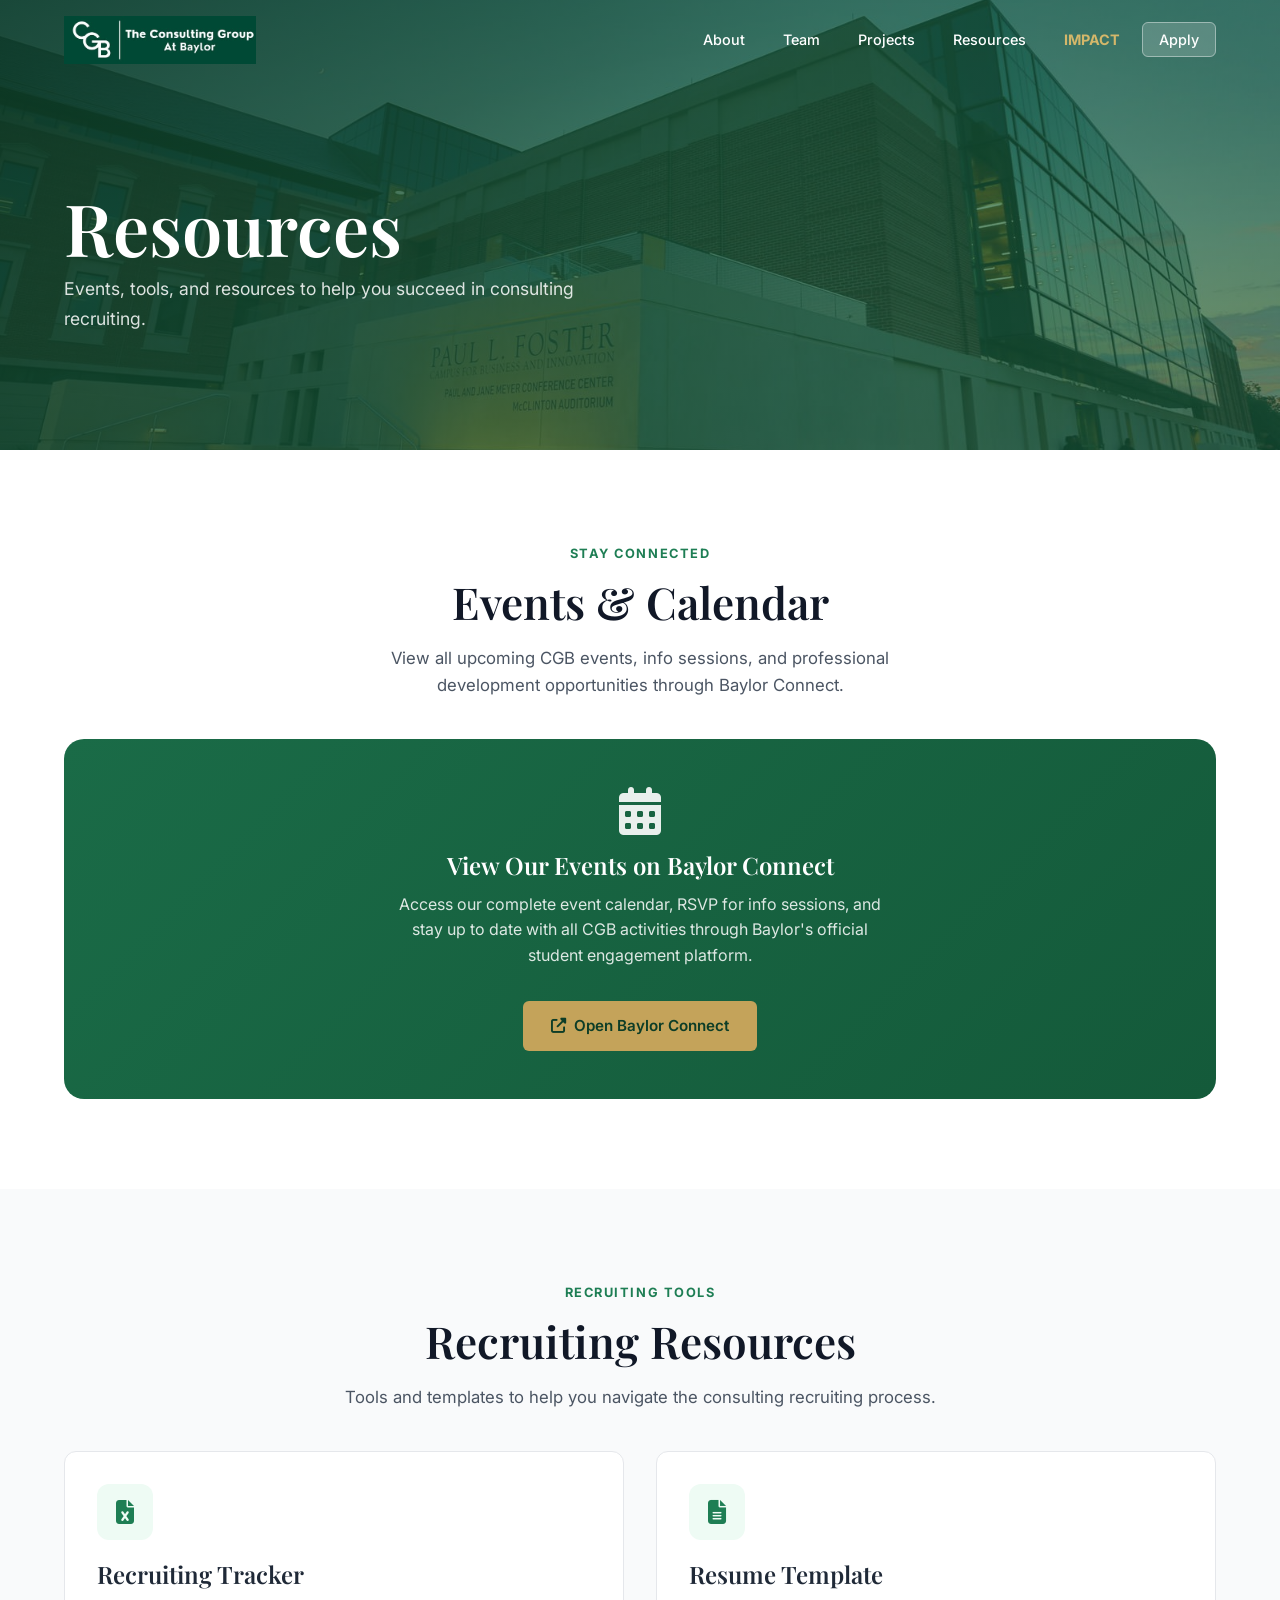
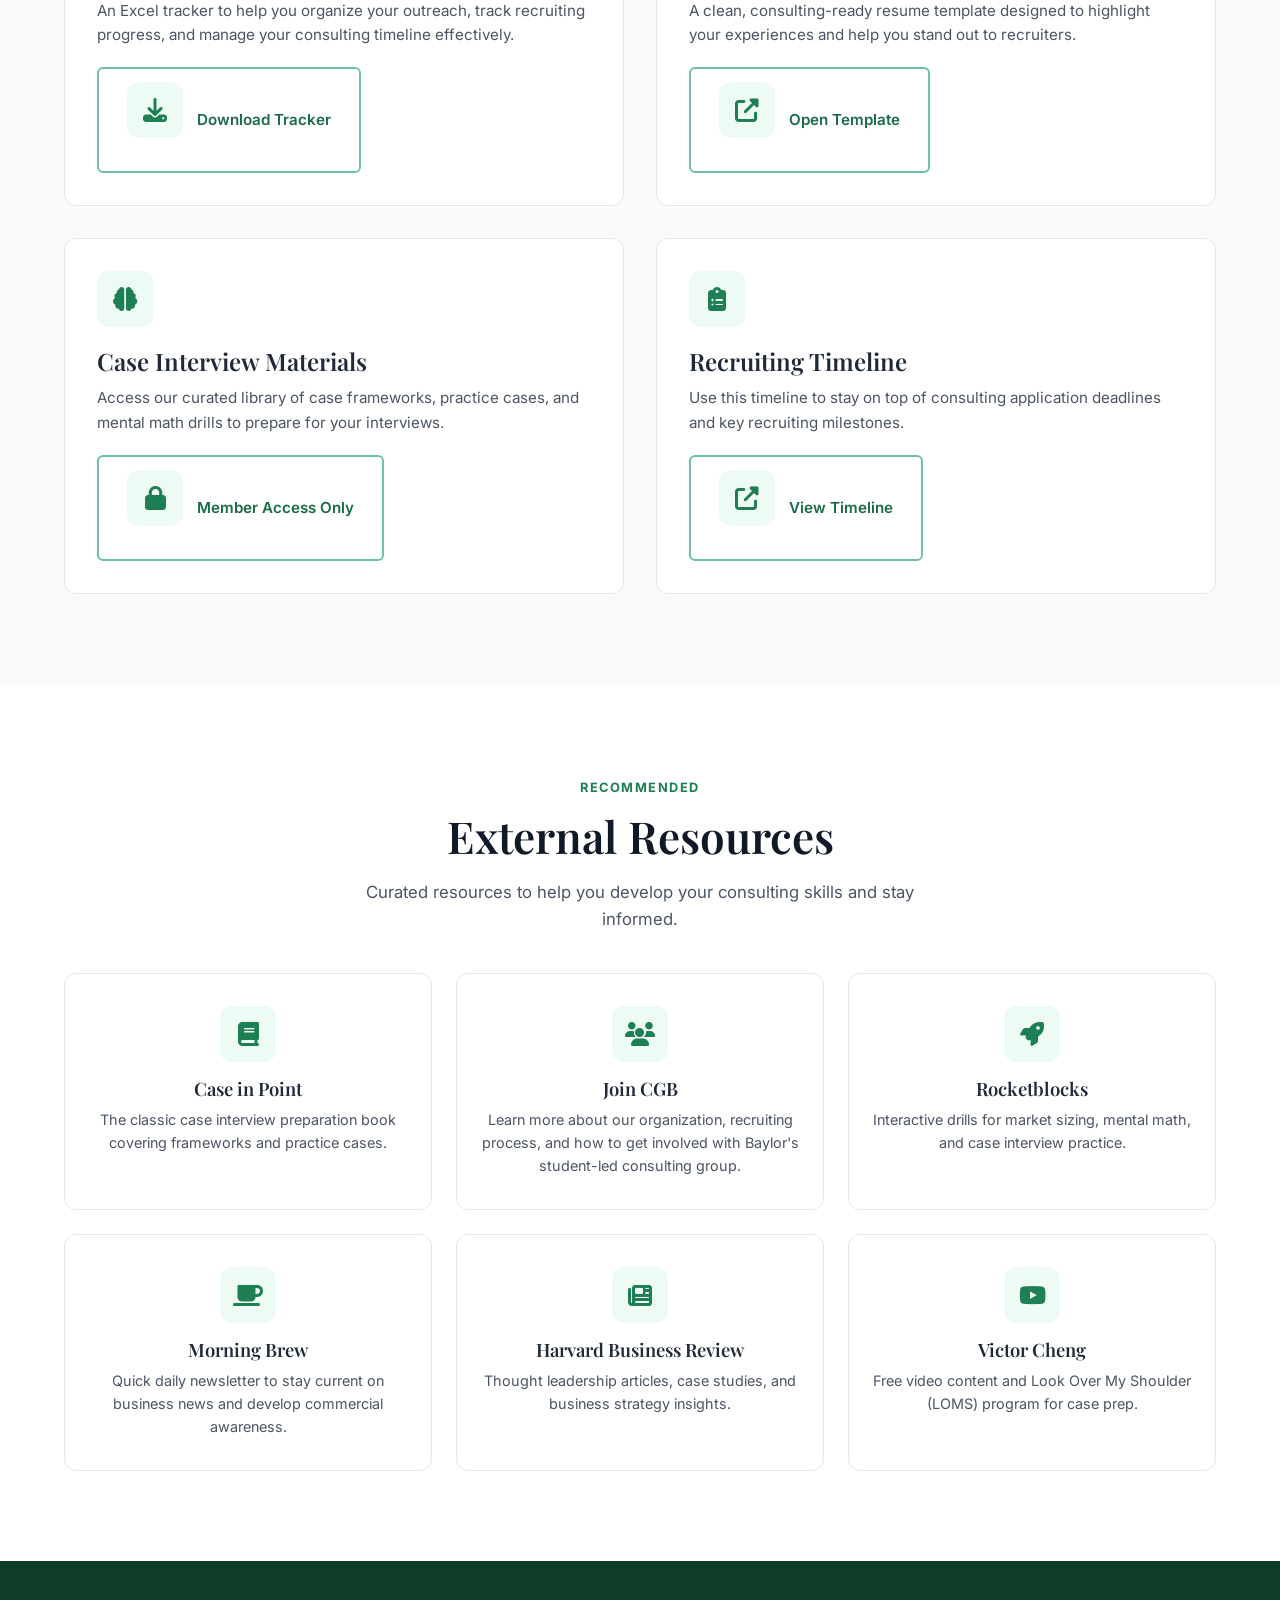
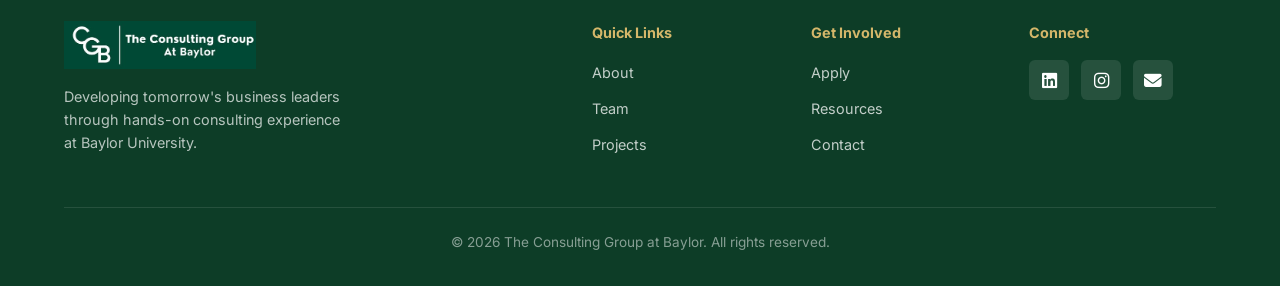
<file: resources.html>
<!DOCTYPE html>
<html lang="en">
<head>
  <meta charset="UTF-8">
  <meta name="viewport" content="width=device-width, initial-scale=1.0">
  <title>Resources | The Consulting Group at Baylor</title>
  <meta name="description" content="Access resources, events, and tools for current and prospective members of The Consulting Group at Baylor.">
  <link rel="preconnect" href="https://fonts.googleapis.com">
  <link rel="preconnect" href="https://fonts.gstatic.com" crossorigin>
  <link href="https://fonts.googleapis.com/css2?family=Inter:wght@300;400;500;600;700&family=Playfair+Display:wght@400;500;600;700&display=swap" rel="stylesheet">
  <link rel="stylesheet" href="https://cdnjs.cloudflare.com/ajax/libs/font-awesome/6.5.0/css/all.min.css">
  <link rel="stylesheet" href="css/style.css">
  <link rel="icon" type="image/png" href="assets/images/cgb-logo.png">
</head>
<body>

<!-- Navigation -->
<nav class="navbar" id="navbar">
  <div class="container">
    <div class="nav-wrapper">
      <a href="index.html" class="logo"><img src="assets/images/cgb-logo.png" alt="The Consulting Group at Baylor"></a>
      <button class="mobile-toggle" id="mobileToggle" aria-label="Toggle menu"><span></span><span></span><span></span></button>
      <ul class="nav-menu" id="navMenu">
        <li><a href="index.html#about">About</a></li>
        <li><a href="team.html">Team</a></li>
        <li><a href="projects.html">Projects</a></li>
            <li><a href="resources.html">Resources</a></li>
        <li><a href="impact.html">IMPACT</a></li>
        <li><a href="applications.html" class="nav-cta">Apply</a></li>
      </ul>
    </div>
  </div>
</nav>

<!-- Hero -->
<section class="hero resources-hero">
  <div class="hero-background" style="background-image:url('assets/images/foster-exterior.png');"></div>
  <div class="hero-overlay"></div>
  <div class="hero-content">
    <div class="container">
      <h1 class="hero-title">Resources</h1>
      <p class="hero-description">Events, tools, and resources to help you succeed in consulting recruiting.</p>
    </div>
  </div>
</section>

<!-- Events Section with Connect Link -->
<section class="section">
  <div class="container">
    <div class="section-header centered fade-up">
      <span class="section-label">Stay Connected</span>
      <h2 class="section-title">Events & Calendar</h2>
      <p class="section-description">View all upcoming CGB events, info sessions, and professional development opportunities through Baylor Connect.</p>
    </div>

    <div class="connect-callout fade-up" style="margin-top:40px;">
      <i class="fas fa-calendar-alt" style="font-size:3rem;margin-bottom:16px;opacity:0.9;"></i>
      <h3>View Our Events on Baylor Connect</h3>
      <p>Access our complete event calendar, RSVP for info sessions, and stay up to date with all CGB activities through Baylor's official student engagement platform.</p>
      <a href="https://baylor.campuslabs.com/engage/organization/baylor-consulting-group" target="_blank" class="btn btn-gold" style="margin-top:8px;">
        <i class="fas fa-external-link-alt"></i> Open Baylor Connect
      </a>
    </div>
  </div>
</section>

<!-- Recruiting Resources -->
<section class="section section-alt">
  <div class="container">
    <div class="section-header centered fade-up">
      <span class="section-label">Recruiting Tools</span>
      <h2 class="section-title">Recruiting Resources</h2>
      <p class="section-description">Tools and templates to help you navigate the consulting recruiting process.</p>
    </div>

    <div class="resources-grid">
      <div class="resource-card fade-up stagger-1">
        <i class="fas fa-file-excel"></i>
        <h3>Recruiting Tracker</h3>
        <p>An Excel tracker to help you organize your outreach, track recruiting progress, and manage your consulting timeline effectively.</p>
        <a href="assets/downloads/CGB_Recruiting_Tracker.xlsx" download class="btn btn-outline-dark"><i class="fas fa-download" style="margin-right:6px;"></i> Download Tracker</a>
      </div>
      <div class="resource-card fade-up stagger-2">
        <i class="fas fa-file-alt"></i>
        <h3>Resume Template</h3>
        <p>A clean, consulting-ready resume template designed to highlight your experiences and help you stand out to recruiters.</p>
        <a href="https://docs.google.com/document/d/1WzS6vp4_RQdBx2ER3orLd8VbEex2OCPWzF12GkVctg8/edit?tab=t.0" target="_blank" class="btn btn-outline-dark"><i class="fas fa-external-link-alt" style="margin-right:6px;"></i> Open Template</a>
      </div>
      <div class="resource-card fade-up stagger-3">
        <i class="fas fa-brain"></i>
        <h3>Case Interview Materials</h3>
        <p>Access our curated library of case frameworks, practice cases, and mental math drills to prepare for your interviews.</p>
        <button onclick="alert('Case materials are available to CGB members only. Join us to access our full resource library!')" class="btn btn-outline-dark"><i class="fas fa-lock" style="margin-right:6px;"></i> Member Access Only</button>
      </div>
      <div class="resource-card fade-up stagger-4">
        <i class="fas fa-clipboard-list"></i>
        <h3>Recruiting Timeline</h3>
        <p>Use this timeline to stay on top of consulting application deadlines and key recruiting milestones.</p>
        <a href="https://managementconsulted.com/consulting-application-deadlines/" target="_blank" class="btn btn-outline-dark"><i class="fas fa-external-link-alt" style="margin-right:6px;"></i> View Timeline</a>
      </div>
    </div>
  </div>
</section>

<!-- External Resources -->
<section class="section">
  <div class="container">
    <div class="section-header centered fade-up">
      <span class="section-label">Recommended</span>
      <h2 class="section-title">External Resources</h2>
      <p class="section-description">Curated resources to help you develop your consulting skills and stay informed.</p>
    </div>

    <div class="practice-areas-grid">
      <a href="https://www.amazon.com/Case-Point-Complete-Interview-Preparation/dp/0986370711" target="_blank" class="practice-card fade-up stagger-1" style="text-decoration:none;">
        <i class="fas fa-book"></i>
        <h3>Case in Point</h3>
        <p>The classic case interview preparation book covering frameworks and practice cases.</p>
      </a>
      <a href="applications.html" class="practice-card fade-up stagger-2" style="text-decoration:none;">
        <i class="fas fa-users"></i>
        <h3>Join CGB</h3>
        <p>Learn more about our organization, recruiting process, and how to get involved with Baylor's student-led consulting group.</p>
      </a>
      <a href="https://www.rocketblocks.me/" target="_blank" class="practice-card fade-up stagger-3" style="text-decoration:none;">
        <i class="fas fa-rocket"></i>
        <h3>Rocketblocks</h3>
        <p>Interactive drills for market sizing, mental math, and case interview practice.</p>
      </a>
      <a href="https://www.morningbrew.com/daily" target="_blank" class="practice-card fade-up stagger-4" style="text-decoration:none;">
        <i class="fas fa-coffee"></i>
        <h3>Morning Brew</h3>
        <p>Quick daily newsletter to stay current on business news and develop commercial awareness.</p>
      </a>
      <a href="https://hbr.org/" target="_blank" class="practice-card fade-up stagger-5" style="text-decoration:none;">
        <i class="fas fa-newspaper"></i>
        <h3>Harvard Business Review</h3>
        <p>Thought leadership articles, case studies, and business strategy insights.</p>
      </a>
      <a href="https://www.caseinterview.com/" target="_blank" class="practice-card fade-up stagger-6" style="text-decoration:none;">
        <i class="fab fa-youtube"></i>
        <h3>Victor Cheng</h3>
        <p>Free video content and Look Over My Shoulder (LOMS) program for case prep.</p>
      </a>
    </div>
  </div>
</section>

<!-- Footer -->
<footer class="footer">
  <div class="container">
    <div class="footer-content">
      <div class="footer-brand">
        <img src="assets/images/cgb-logo.png" alt="The Consulting Group at Baylor" class="footer-logo">
        <p>Developing tomorrow's business leaders through hands-on consulting experience at Baylor University.</p>
      </div>
      <div class="footer-links">
        <div class="footer-column">
          <h4>Quick Links</h4>
          <ul>
            <li><a href="index.html#about">About</a></li>
            <li><a href="team.html">Team</a></li>
            <li><a href="projects.html">Projects</a></li>
          </ul>
        </div>
        <div class="footer-column">
          <h4>Get Involved</h4>
          <ul>
            <li><a href="applications.html">Apply</a></li>
            <li><a href="resources.html">Resources</a></li>
            <li><a href="index.html#contact">Contact</a></li>
          </ul>
        </div>
        <div class="footer-column">
          <h4>Connect</h4>
          <div class="social-links">
            <a href="https://www.linkedin.com/company/the-consulting-group-at-baylor" target="_blank" aria-label="LinkedIn"><i class="fab fa-linkedin"></i></a>
            <a href="https://www.instagram.com/consultinggroupatbaylor" target="_blank" aria-label="Instagram"><i class="fab fa-instagram"></i></a>
            <a href="mailto:cgb@baylor.edu" aria-label="Email"><i class="fas fa-envelope"></i></a>
          </div>
        </div>
      </div>
    </div>
    <div class="footer-bottom">
      <p>&copy; 2026 The Consulting Group at Baylor. All rights reserved.</p>
    </div>
  </div>
</footer>

<script src="js/main.js"></script>
</body>
</html>
</file>
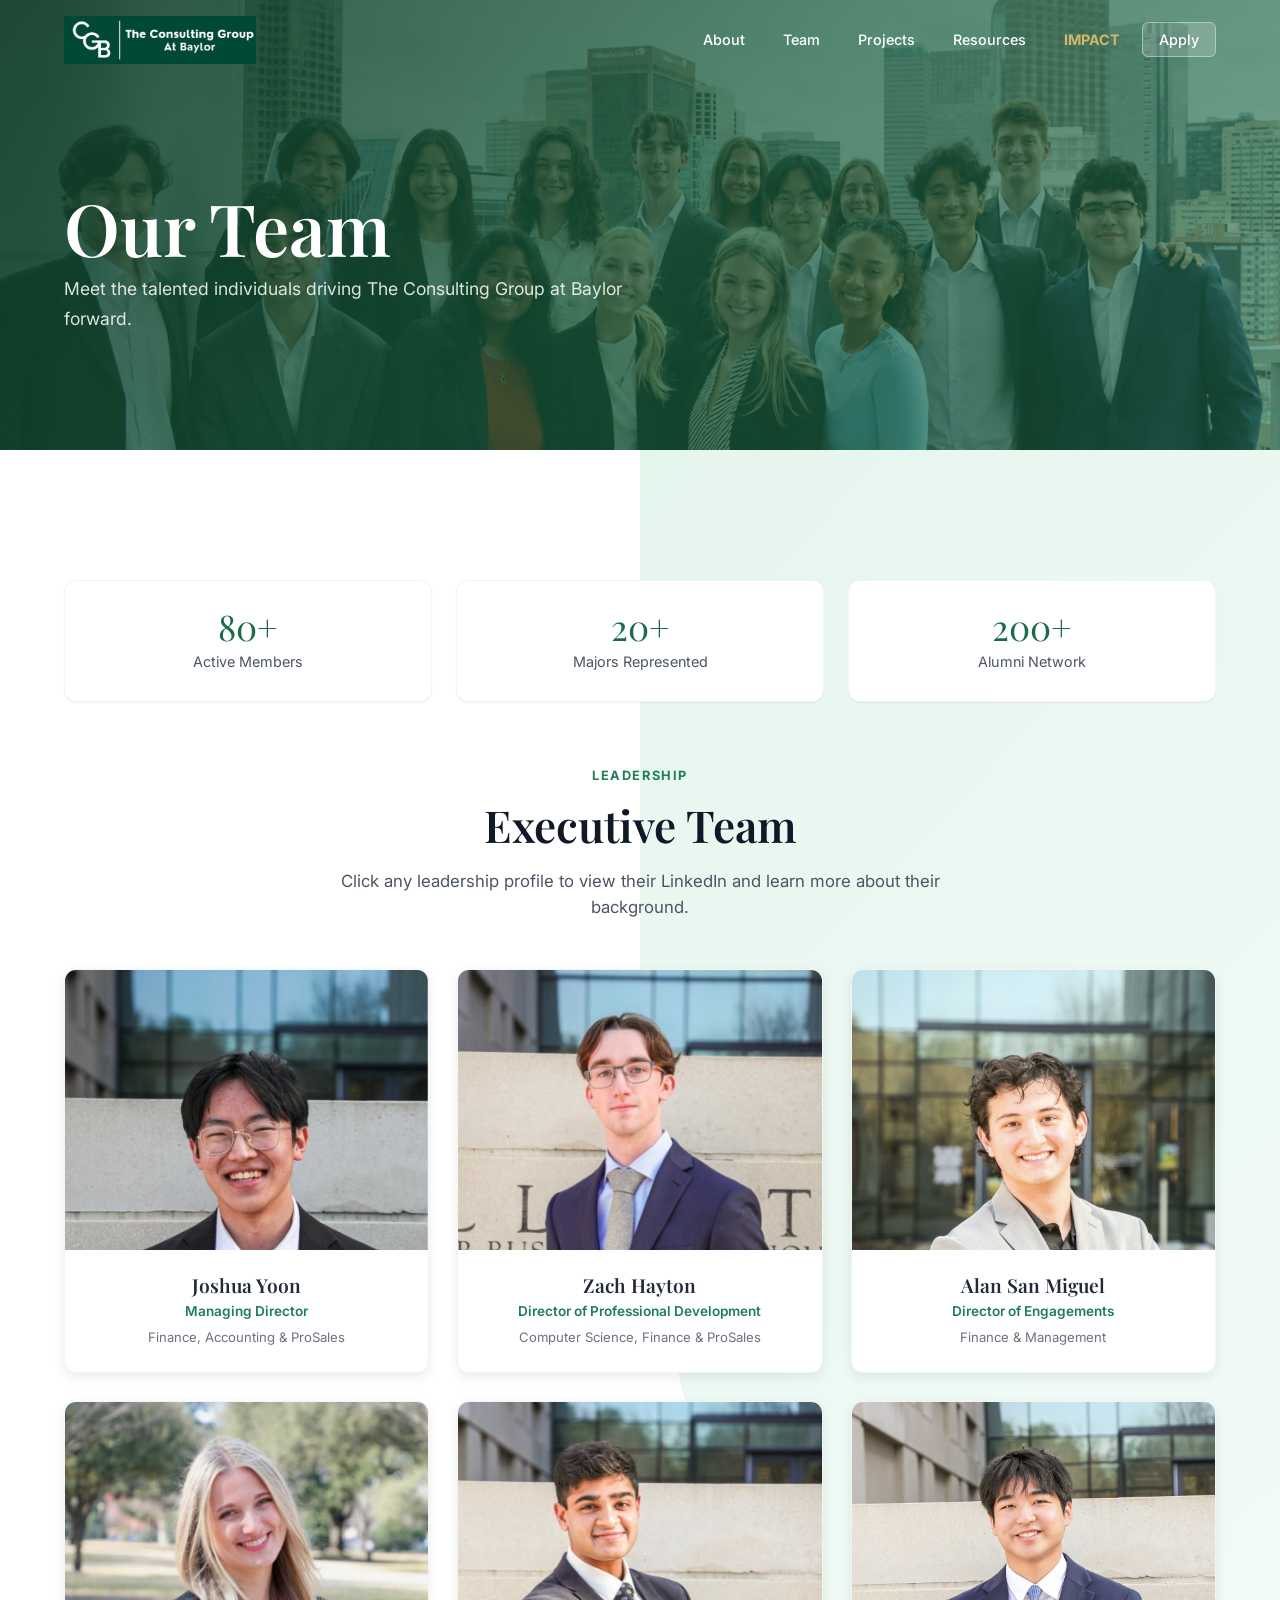
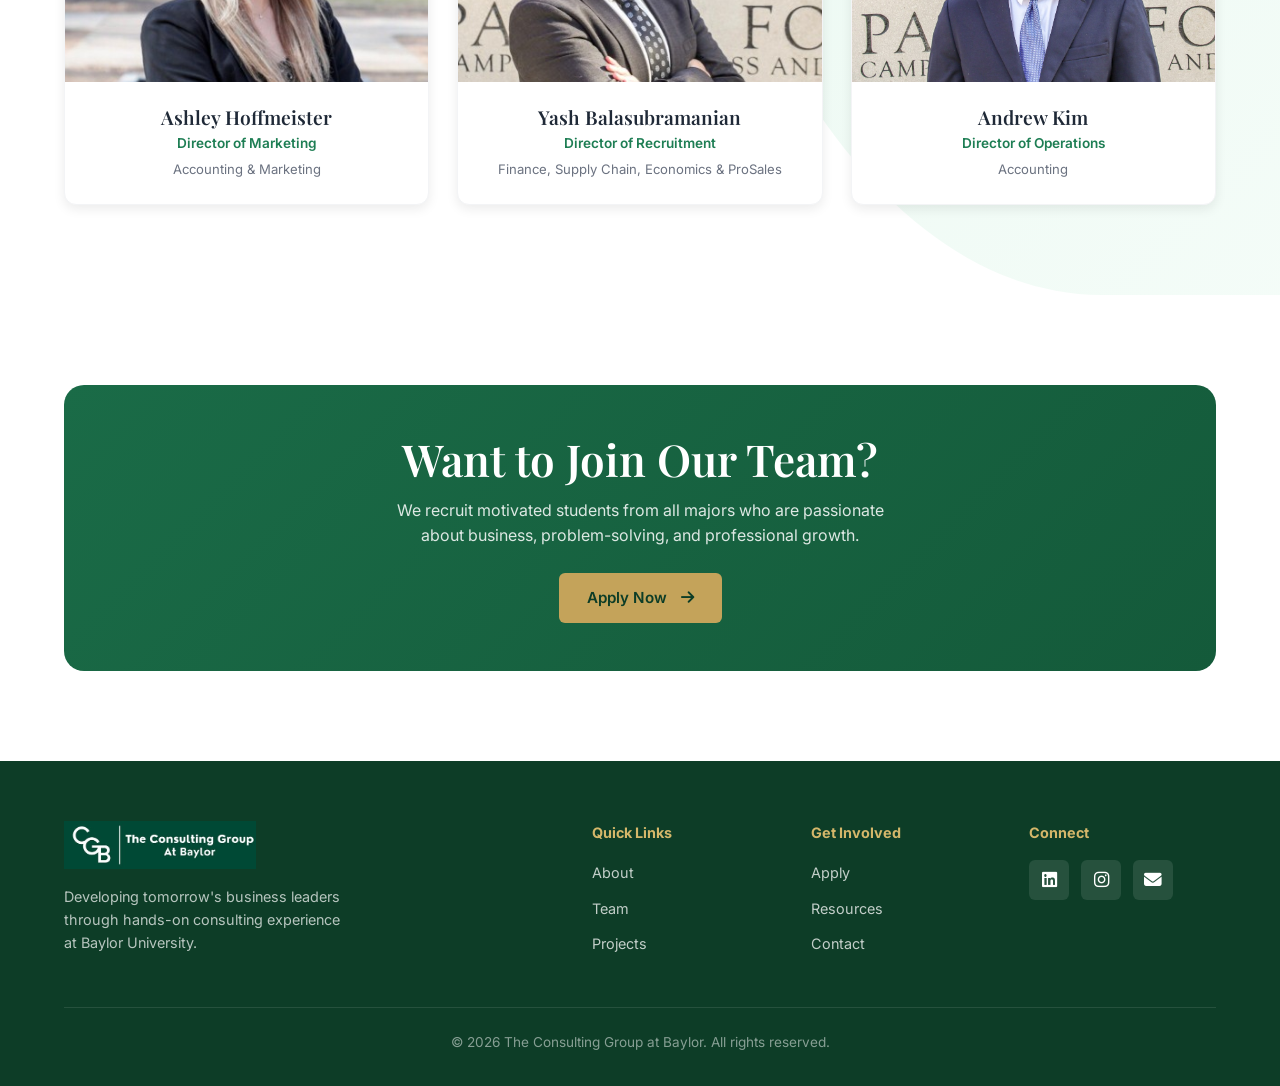
<file: team.html>
<!DOCTYPE html>
<html lang="en">
<head>
  <meta charset="UTF-8">
  <meta name="viewport" content="width=device-width, initial-scale=1.0">
  <title>Team | The Consulting Group at Baylor</title>
  <meta name="description" content="Meet the leadership team and members of The Consulting Group at Baylor University.">
  <link rel="preconnect" href="https://fonts.googleapis.com">
  <link rel="preconnect" href="https://fonts.gstatic.com" crossorigin>
  <link href="https://fonts.googleapis.com/css2?family=Inter:wght@300;400;500;600;700&family=Playfair+Display:wght@400;500;600;700&display=swap" rel="stylesheet">
  <link rel="stylesheet" href="https://cdnjs.cloudflare.com/ajax/libs/font-awesome/6.5.0/css/all.min.css">
  <link rel="stylesheet" href="css/style.css">
  <link rel="icon" type="image/png" href="assets/images/cgb-logo.png">
</head>
<body>

<!-- Navigation -->
<nav class="navbar" id="navbar">
  <div class="container">
    <div class="nav-wrapper">
      <a href="index.html" class="logo"><img src="assets/images/cgb-logo.png" alt="The Consulting Group at Baylor"></a>
      <button class="mobile-toggle" id="mobileToggle" aria-label="Toggle menu"><span></span><span></span><span></span></button>
      <ul class="nav-menu" id="navMenu">
        <li><a href="index.html#about">About</a></li>
        <li><a href="team.html">Team</a></li>
        <li><a href="projects.html">Projects</a></li>
            <li><a href="resources.html">Resources</a></li>
        <li><a href="impact.html">IMPACT</a></li>
        <li><a href="applications.html" class="nav-cta">Apply</a></li>
      </ul>
    </div>
  </div>
</nav>

<!-- Hero -->
<section class="hero team-hero">
  <div class="hero-background" style="background-image:url('assets/images/group-professional.png');"></div>
  <div class="hero-overlay"></div>
  <div class="hero-content">
    <div class="container">
      <h1 class="hero-title">Our Team</h1>
      <p class="hero-description">Meet the talented individuals driving The Consulting Group at Baylor forward.</p>
    </div>
  </div>
</section>

<!-- Team Metrics -->
<section class="section swoosh-section">
  <div class="swoosh-bg"></div>
  <div class="container">
    <div class="team-metrics fade-up">
      <div class="team-metric">
        <div class="metric-num">80+</div>
        <p>Active Members</p>
      </div>
      <div class="team-metric">
        <div class="metric-num">20+</div>
        <p>Majors Represented</p>
      </div>
      <div class="team-metric">
        <div class="metric-num">200+</div>
        <p>Alumni Network</p>
      </div>
    </div>

    <!-- Executive Team -->
    <div class="section-header centered fade-up">
      <span class="section-label">Leadership</span>
      <h2 class="section-title">Executive Team</h2>
      <p class="section-description">Click any leadership profile to view their LinkedIn and learn more about their background.</p>
    </div>

    <div class="team-page-grid">
      <a href="https://www.linkedin.com/in/joshua-yoon1/" target="_blank" class="team-page-card team-link-card fade-up stagger-1" style="text-decoration:none;color:inherit;">
        <div class="team-image"><img src="assets/images/Joshua_Yoon.jpg" alt="Joshua Yoon"></div>
        <div class="team-info">
          <h3>Joshua Yoon</h3>
          <p class="team-role">Managing Director</p>
          <p class="team-major">Finance, Accounting & ProSales</p>
        </div>
      </a>
      <a href="https://www.linkedin.com/in/zach-hayton/" target="_blank" class="team-page-card team-link-card fade-up stagger-2" style="text-decoration:none;color:inherit;">
        <div class="team-image"><img src="assets/images/Zach_Hayton.jpg" alt="Zach Hayton"></div>
        <div class="team-info">
          <h3>Zach Hayton</h3>
          <p class="team-role">Director of Professional Development</p>
          <p class="team-major">Computer Science, Finance & ProSales</p>
        </div>
      </a>
      <a href="https://www.linkedin.com/in/alan-san-miguel/" target="_blank" class="team-page-card team-link-card fade-up stagger-3" style="text-decoration:none;color:inherit;">
        <div class="team-image"><img src="assets/images/Alan_San_Miguel.jpg" alt="Alan San Miguel"></div>
        <div class="team-info">
          <h3>Alan San Miguel</h3>
          <p class="team-role">Director of Engagements</p>
          <p class="team-major">Finance & Management</p>
        </div>
      </a>
      <a href="https://www.linkedin.com/in/ashley-hoffmeister-078624267/" target="_blank" class="team-page-card team-link-card fade-up stagger-4" style="text-decoration:none;color:inherit;">
        <div class="team-image"><img src="assets/images/Ashley_Hoffmeister.jpg" alt="Ashley Hoffmeister"></div>
        <div class="team-info">
          <h3>Ashley Hoffmeister</h3>
          <p class="team-role">Director of Marketing</p>
          <p class="team-major">Accounting & Marketing</p>
        </div>
      </a>
      <a href="https://www.linkedin.com/in/yashbalasubramanian/" target="_blank" class="team-page-card team-link-card fade-up stagger-5" style="text-decoration:none;color:inherit;">
        <div class="team-image"><img src="assets/images/Yash_Balasubramanian.jpg" alt="Yash Balasubramanian"></div>
        <div class="team-info">
          <h3>Yash Balasubramanian</h3>
          <p class="team-role">Director of Recruitment</p>
          <p class="team-major">Finance, Supply Chain, Economics & ProSales</p>
        </div>
      </a>
      <a href="https://www.linkedin.com/in/andrew-james-kim/" target="_blank" class="team-page-card team-link-card fade-up stagger-6" style="text-decoration:none;color:inherit;">
        <div class="team-image"><img src="assets/images/Andrew_Kim.jpg" alt="Andrew Kim"></div>
        <div class="team-info">
          <h3>Andrew Kim</h3>
          <p class="team-role">Director of Operations</p>
          <p class="team-major">Accounting</p>
        </div>
      </a>
    </div>
  </div>
</section>

<!-- Join the Team CTA -->
<section class="section">
  <div class="container">
    <div class="cta-box fade-up">
      <h2>Want to Join Our Team?</h2>
      <p>We recruit motivated students from all majors who are passionate about business, problem-solving, and professional growth.</p>
      <a href="applications.html" class="btn btn-gold">Apply Now <i class="fas fa-arrow-right" style="margin-left:6px;"></i></a>
    </div>
  </div>
</section>

<!-- Footer -->
<footer class="footer">
  <div class="container">
    <div class="footer-content">
      <div class="footer-brand">
        <img src="assets/images/cgb-logo.png" alt="The Consulting Group at Baylor" class="footer-logo">
        <p>Developing tomorrow's business leaders through hands-on consulting experience at Baylor University.</p>
      </div>
      <div class="footer-links">
        <div class="footer-column">
          <h4>Quick Links</h4>
          <ul>
            <li><a href="index.html#about">About</a></li>
            <li><a href="team.html">Team</a></li>
            <li><a href="projects.html">Projects</a></li>
          </ul>
        </div>
        <div class="footer-column">
          <h4>Get Involved</h4>
          <ul>
            <li><a href="applications.html">Apply</a></li>
            <li><a href="resources.html">Resources</a></li>
            <li><a href="index.html#contact">Contact</a></li>
          </ul>
        </div>
        <div class="footer-column">
          <h4>Connect</h4>
          <div class="social-links">
            <a href="https://www.linkedin.com/company/the-consulting-group-at-baylor" target="_blank" aria-label="LinkedIn"><i class="fab fa-linkedin"></i></a>
            <a href="https://www.instagram.com/consultinggroupatbaylor" target="_blank" aria-label="Instagram"><i class="fab fa-instagram"></i></a>
            <a href="mailto:cgb@baylor.edu" aria-label="Email"><i class="fas fa-envelope"></i></a>
          </div>
        </div>
      </div>
    </div>
    <div class="footer-bottom">
      <p>&copy; 2026 The Consulting Group at Baylor. All rights reserved.</p>
    </div>
  </div>
</footer>

<script src="js/main.js"></script>
</body>
</html>
</file>
<file: css/style.css>
/* =========================================
   The Consulting Group at Baylor - Stylesheet
   ========================================= */

/* --- CSS Variables --- */
:root {
  --green-900: #0d3d27;
  --green-800: #145a3a;
  --green-700: #1a6b47;
  --green-600: #1e7e54;
  --green-500: #22915f;
  --green-400: #3da87a;
  --green-300: #6dc49e;
  --green-200: #a8dfc4;
  --green-100: #d4f0e2;
  --green-50: #eefbf4;
  
  --gold-500: #c4a35a;
  --gold-400: #d4b76a;
  --gold-300: #e5cb8a;
  
  --gray-900: #111827;
  --gray-800: #1f2937;
  --gray-700: #374151;
  --gray-600: #4b5563;
  --gray-500: #6b7280;
  --gray-400: #9ca3af;
  --gray-300: #d1d5db;
  --gray-200: #e5e7eb;
  --gray-100: #f3f4f6;
  --gray-50: #f9fafb;
  
  --white: #ffffff;
  --cream: #fdfcf8;
  
  --font-display: 'Playfair Display', Georgia, serif;
  --font-body: 'Inter', system-ui, sans-serif;
  
  --shadow-sm: 0 1px 2px rgba(0,0,0,0.06);
  --shadow-md: 0 4px 12px rgba(0,0,0,0.08);
  --shadow-lg: 0 12px 32px rgba(0,0,0,0.1);
  --shadow-xl: 0 20px 48px rgba(0,0,0,0.12);
  
  --radius-sm: 6px;
  --radius-md: 12px;
  --radius-lg: 20px;
  --radius-xl: 28px;
  
  --transition: 0.3s cubic-bezier(0.4, 0, 0.2, 1);
}

/* --- Reset & Base --- */
*, *::before, *::after { box-sizing: border-box; margin: 0; padding: 0; }

html { 
  scroll-behavior: smooth; 
  -webkit-font-smoothing: antialiased;
}

@media (prefers-reduced-motion: reduce) {
  html { scroll-behavior: auto; }
  *, *::before, *::after { 
    animation-duration: 0.01ms !important;
    animation-iteration-count: 1 !important;
    transition-duration: 0.01ms !important;
  }
}

body {
  font-family: var(--font-body);
  color: var(--gray-800);
  line-height: 1.6;
  background: var(--gray-50);
  overflow-x: hidden;
}

img { max-width: 100%; height: auto; display: block; }

a { color: inherit; text-decoration: none; }

.container {
  max-width: 1200px;
  margin: 0 auto;
  padding: 0 24px;
}

/* --- Typography --- */
h1, h2, h3 { 
  font-family: var(--font-display); 
  font-weight: 600; 
  line-height: 1.2; 
}
h1 { font-size: clamp(2.5rem, 5vw, 4rem); }
h2 { font-size: clamp(1.75rem, 3.5vw, 2.75rem); }
h3 { font-size: clamp(1.25rem, 2vw, 1.5rem); }
h4 { font-family: var(--font-body); font-weight: 600; font-size: 1.05rem; }

.section-label {
  display: inline-block;
  font-family: var(--font-body);
  font-size: 0.8rem;
  font-weight: 700;
  letter-spacing: 0.12em;
  text-transform: uppercase;
  color: var(--green-600);
  margin-bottom: 12px;
}

.section-title { color: var(--gray-900); margin-bottom: 16px; }
.section-description { color: var(--gray-600); max-width: 600px; font-size: 1.05rem; }
.section-header.centered { text-align: center; }
.section-header.centered .section-description { margin: 0 auto; }

/* --- Buttons --- */
.btn {
  display: inline-flex;
  align-items: center;
  gap: 8px;
  padding: 13px 28px;
  font-family: var(--font-body);
  font-size: 0.95rem;
  font-weight: 600;
  border-radius: var(--radius-sm);
  border: none;
  cursor: pointer;
  transition: var(--transition);
  white-space: nowrap;
}

.btn-primary {
  background: var(--green-700);
  color: var(--white);
}
.btn-primary:hover { 
  background: var(--green-800); 
  transform: translateY(-1px); 
  box-shadow: var(--shadow-md); 
}

.btn-outline {
  background: transparent;
  color: var(--white);
  border: 2px solid rgba(255,255,255,0.6);
}
.btn-outline:hover { 
  background: rgba(255,255,255,0.12); 
  border-color: var(--white); 
}

.btn-outline-dark {
  background: transparent;
  color: var(--green-700);
  border: 2px solid var(--green-300);
}
.btn-outline-dark:hover { 
  background: var(--green-50); 
  border-color: var(--green-500); 
}

.btn-gold {
  background: var(--gold-500);
  color: var(--green-900);
}
.btn-gold:hover { 
  background: var(--gold-400); 
  transform: translateY(-1px); 
}

.btn-full { width: 100%; justify-content: center; }
.btn-text { background: none; padding: 8px 0; color: var(--green-700); font-weight: 600; }
.btn-text:hover { color: var(--green-900); }

/* --- Navigation --- */
.navbar {
  position: fixed;
  top: 0;
  left: 0;
  width: 100%;
  z-index: 1000;
  padding: 16px 0;
  transition: var(--transition);
}

.navbar.scrolled {
  background: rgba(255,255,255,0.97);
  backdrop-filter: blur(12px);
  box-shadow: var(--shadow-sm);
  padding: 10px 0;
}

.nav-wrapper {
  display: flex;
  align-items: center;
  justify-content: space-between;
}

.logo img { height: 48px; }
.navbar.scrolled .logo img { height: 42px; }

.nav-menu {
  display: flex;
  align-items: center;
  gap: 6px;
  list-style: none;
}

.nav-menu a {
  padding: 8px 16px;
  font-size: 0.9rem;
  font-weight: 500;
  color: var(--white);
  border-radius: var(--radius-sm);
  transition: var(--transition);
}

.navbar.scrolled .nav-menu a { color: var(--gray-700); }
.nav-menu a:hover { background: rgba(255,255,255,0.15); }
.navbar.scrolled .nav-menu a:hover { background: var(--gray-100); color: var(--gray-900); }

.nav-cta {
  background: rgba(255,255,255,0.18) !important;
  border: 1.5px solid rgba(255,255,255,0.4) !important;
}
.navbar.scrolled .nav-cta {
  background: var(--green-50) !important;
  color: var(--green-700) !important;
  border-color: var(--green-200) !important;
}

.btn-resources {
  background: var(--gold-500) !important;
  color: var(--green-900) !important;
  border-radius: var(--radius-sm) !important;
}
.btn-resources:hover { background: var(--gold-400) !important; }

.mobile-toggle {
  display: none;
  flex-direction: column;
  gap: 5px;
  background: none;
  border: none;
  cursor: pointer;
  padding: 4px;
}
.mobile-toggle span {
  width: 24px;
  height: 2px;
  background: var(--white);
  border-radius: 2px;
  transition: var(--transition);
}
.navbar.scrolled .mobile-toggle span { background: var(--gray-800); }

/* --- Hero --- */
.hero {
  position: relative;
  min-height: 100vh;
  display: flex;
  align-items: center;
  overflow: hidden;
}

.hero-background {
  position: absolute;
  inset: 0;
  background-size: cover;
  background-position: center;
  transition: opacity 1.2s ease;
}

.hero-overlay {
  position: absolute;
  inset: 0;
  background: linear-gradient(135deg, rgba(13,61,39,0.88) 0%, rgba(20,90,58,0.72) 50%, rgba(26,107,71,0.58) 100%);
}

.hero-content {
  position: relative;
  z-index: 2;
  width: 100%;
  padding: 140px 0 80px;
}

.hero-title {
  color: var(--white);
  font-size: clamp(2.8rem, 6vw, 4.5rem);
  margin-bottom: 4px;
}

.hero-subtitle {
  font-family: var(--font-display);
  font-size: clamp(1.3rem, 2.5vw, 2rem);
  color: var(--green-200);
  font-weight: 400;
  margin-bottom: 16px;
}

.hero-tagline {
  font-size: 1.15rem;
  font-weight: 600;
  letter-spacing: 0.06em;
  text-transform: uppercase;
  color: var(--gold-400);
  margin-bottom: 12px;
}

.hero-description {
  font-size: 1.1rem;
  color: rgba(255,255,255,0.85);
  max-width: 560px;
  margin-bottom: 32px;
  line-height: 1.7;
}

.hero-actions { display: flex; gap: 14px; flex-wrap: wrap; }

/* Hero slide indicators */
.hero-indicators {
  position: absolute;
  bottom: 32px;
  left: 50%;
  transform: translateX(-50%);
  display: flex;
  gap: 10px;
  z-index: 5;
}
.hero-indicators span {
  width: 10px;
  height: 10px;
  border-radius: 50%;
  background: rgba(255,255,255,0.35);
  cursor: pointer;
  transition: var(--transition);
}
.hero-indicators span.active { background: var(--white); transform: scale(1.2); }

/* Subpage heroes */
.applications-hero, .resources-hero, .team-hero, .projects-hero {
  min-height: 50vh;
}

.applications-hero .hero-content,
.resources-hero .hero-content,
.team-hero .hero-content,
.projects-hero .hero-content {
  padding: 160px 0 60px;
}

/* --- Sections --- */
.section { padding: 90px 0; background: var(--white); }
.section-alt { background: var(--gray-50); }

/* --- Mission Section --- */
.mission-grid {
  display: grid;
  grid-template-columns: 1fr 1fr;
  gap: 60px;
  align-items: center;
}

.mission-content .lead {
  font-size: 1.1rem;
  color: var(--gray-700);
  margin-bottom: 16px;
  line-height: 1.7;
}

.mission-content p { color: var(--gray-600); margin-bottom: 28px; }

.mission-features { display: flex; flex-direction: column; gap: 18px; }

.feature-item {
  display: flex;
  gap: 16px;
  align-items: flex-start;
}

.feature-item i {
  width: 44px;
  height: 44px;
  background: var(--green-50);
  border-radius: var(--radius-md);
  display: flex;
  align-items: center;
  justify-content: center;
  color: var(--green-600);
  font-size: 1.1rem;
  flex-shrink: 0;
}

.feature-item h4 { margin-bottom: 4px; }
.feature-item p { font-size: 0.9rem; color: var(--gray-500); }

.mission-media {
  position: relative;
}

.video-card {
  position: relative;
  border-radius: var(--radius-lg);
  overflow: hidden;
  cursor: pointer;
  box-shadow: var(--shadow-lg);
}

.video-card img {
  width: 100%;
  height: 100%;
  object-fit: cover;
  transition: transform 0.5s ease;
}

.video-card:hover img { transform: scale(1.03); }

.video-overlay {
  position: absolute;
  inset: 0;
  background: rgba(13,61,39,0.5);
  display: flex;
  flex-direction: column;
  align-items: center;
  justify-content: center;
  transition: var(--transition);
}

.video-card:hover .video-overlay { background: rgba(13,61,39,0.65); }

.play-button {
  width: 72px;
  height: 72px;
  background: var(--white);
  border-radius: 50%;
  display: flex;
  align-items: center;
  justify-content: center;
  color: var(--green-700);
  font-size: 1.4rem;
  box-shadow: var(--shadow-lg);
  transition: var(--transition);
}

.video-card:hover .play-button { transform: scale(1.08); }

.video-label {
  margin-top: 14px;
  color: var(--white);
  font-weight: 600;
  font-size: 0.9rem;
}

/* Image card (for when there's no video) */
.image-card {
  position: relative;
  border-radius: var(--radius-lg);
  overflow: hidden;
  box-shadow: var(--shadow-lg);
}

.image-card img {
  width: 100%;
  height: 100%;
  object-fit: cover;
}

/* --- Stats Section --- */
.stats-section {
  background: var(--green-900);
  padding: 60px 0;
}

.stats-grid {
  display: grid;
  grid-template-columns: repeat(4, 1fr);
  gap: 32px;
  text-align: center;
}

.stat-item { color: var(--white); }

.stat-number {
  font-family: var(--font-display);
  font-size: 3rem;
  font-weight: 700;
  color: var(--gold-400);
  line-height: 1;
  margin-bottom: 8px;
}

.stat-label {
  font-size: 0.95rem;
  color: rgba(255,255,255,0.8);
  font-weight: 500;
}

/* --- Practice Areas --- */
.practice-areas-grid {
  display: grid;
  grid-template-columns: repeat(3, 1fr);
  gap: 24px;
  margin-top: 40px;
}

.practice-card {
  background: var(--white);
  border: 1px solid var(--gray-200);
  border-radius: var(--radius-md);
  padding: 32px 24px;
  text-align: center;
  transition: var(--transition);
}

.practice-card:hover {
  border-color: var(--green-300);
  box-shadow: var(--shadow-md);
  transform: translateY(-3px);
}

.practice-card i {
  width: 56px;
  height: 56px;
  background: var(--green-50);
  border-radius: var(--radius-md);
  display: inline-flex;
  align-items: center;
  justify-content: center;
  color: var(--green-600);
  font-size: 1.5rem;
  margin-bottom: 16px;
}

.practice-card h3 { margin-bottom: 8px; font-size: 1.15rem; }
.practice-card p { font-size: 0.9rem; color: var(--gray-600); }

/* --- Team Section --- */
.team-grid {
  display: grid;
  grid-template-columns: repeat(4, 1fr);
  gap: 24px;
  margin-top: 48px;
}

.team-card {
  background: var(--white);
  border-radius: var(--radius-md);
  overflow: hidden;
  box-shadow: var(--shadow-sm);
  border: 1px solid var(--gray-100);
  transition: var(--transition);
}

.team-card:hover { 
  box-shadow: var(--shadow-lg); 
  transform: translateY(-4px); 
}

.team-image {
  width: 100%;
  height: 240px;
  overflow: hidden;
}

.team-image img {
  width: 100%;
  height: 100%;
  object-fit: cover;
  object-position: top;
  transition: transform 0.5s ease;
}

.team-card:hover .team-image img { transform: scale(1.05); }

.team-info {
  padding: 20px;
}

.team-info h3 { font-size: 1.1rem; margin-bottom: 4px; }
.team-role { font-size: 0.85rem; font-weight: 600; color: var(--green-600); margin-bottom: 4px; }
.team-major { font-size: 0.82rem; color: var(--gray-500); }

/* --- Projects Section --- */
.projects-grid {
  display: grid;
  grid-template-columns: repeat(2, 1fr);
  gap: 28px;
  margin-top: 48px;
}

.project-card {
  background: var(--white);
  border-radius: var(--radius-md);
  overflow: hidden;
  box-shadow: var(--shadow-md);
  border: 1px solid var(--gray-100);
  transition: var(--transition);
  cursor: pointer;
}

.project-card:hover { 
  box-shadow: var(--shadow-lg); 
  transform: translateY(-2px); 
}

.project-image {
  height: 200px;
  overflow: hidden;
}

.project-image img {
  width: 100%;
  height: 100%;
  object-fit: cover;
  transition: transform 0.5s ease;
}

.project-card:hover .project-image img { transform: scale(1.05); }

.project-content {
  padding: 24px;
}

.project-content h3 { margin-bottom: 8px; }
.project-client { font-size: 0.9rem; font-weight: 600; color: var(--green-600); margin-bottom: 12px; }
.project-content p { font-size: 0.92rem; color: var(--gray-600); line-height: 1.6; margin-bottom: 16px; }

.project-tags { display: flex; gap: 8px; flex-wrap: wrap; }
.project-tag {
  padding: 4px 12px;
  font-size: 0.78rem;
  font-weight: 600;
  border-radius: 100px;
  background: var(--green-50);
  color: var(--green-700);
}

/* --- Project Detail Cards (Projects Page) --- */
.project-detail-card {
  background: var(--white);
  border-radius: var(--radius-md);
  box-shadow: var(--shadow-md);
  overflow: hidden;
  margin-bottom: 20px;
  border: 1px solid var(--gray-100);
  transition: var(--transition);
}
.project-detail-card:hover { box-shadow: var(--shadow-lg); }

.project-header {
  display: flex;
  justify-content: space-between;
  align-items: center;
  padding: 24px 28px;
  cursor: pointer;
  gap: 20px;
}

.project-header-left {
  flex: 1;
}

.project-header-left h3 { 
  margin-bottom: 4px; 
  font-size: 1.2rem; 
}

.project-header-left .project-client { 
  font-weight: 600; 
  color: var(--green-700); 
  font-size: 0.88rem; 
  margin-bottom: 8px;
}

.project-header .project-tags {
  display: flex;
  gap: 6px;
  flex-wrap: wrap;
}

.project-toggle {
  width: 36px;
  height: 36px;
  background: var(--green-50);
  border-radius: 50%;
  display: flex;
  align-items: center;
  justify-content: center;
  color: var(--green-600);
  transition: var(--transition);
  flex-shrink: 0;
}

.project-detail-card.expanded .project-toggle {
  transform: rotate(180deg);
}

.project-body {
  max-height: 0;
  overflow: hidden;
  transition: max-height 0.4s ease;
}

.project-detail-card.expanded .project-body {
  max-height: 600px;
}

.project-body-content {
  display: grid;
  grid-template-columns: 1fr 200px;
  gap: 28px;
  padding: 0 28px 28px;
  border-top: 1px solid var(--gray-100);
  padding-top: 24px;
}

.project-body-left p {
  color: var(--gray-600);
  font-size: 0.92rem;
  line-height: 1.7;
  margin-bottom: 16px;
}

.project-body-left h4 {
  font-size: 0.9rem;
  margin-bottom: 10px;
  color: var(--gray-800);
}

.project-outcomes {
  list-style: none;
}

.project-outcomes li {
  padding: 4px 0 4px 22px;
  position: relative;
  color: var(--gray-600);
  font-size: 0.88rem;
}

.project-outcomes li::before {
  content: '✓';
  position: absolute;
  left: 0;
  color: var(--green-500);
  font-weight: 700;
}

.project-body-right {
  display: flex;
  flex-direction: column;
  align-items: center;
  text-align: center;
  padding: 16px;
  background: var(--gray-50);
  border-radius: var(--radius-md);
}

.project-slide-placeholder {
  width: 100%;
  height: 100px;
  background: var(--gray-200);
  border-radius: var(--radius-sm);
  display: flex;
  align-items: center;
  justify-content: center;
  color: var(--gray-400);
  font-size: 0.8rem;
  margin-bottom: 12px;
}

.project-body-right .project-leader-photo {
  width: 70px;
  height: 70px;
  margin-bottom: 10px;
}

.project-body-right .project-leader-name {
  font-size: 0.9rem;
}

.project-body-right .project-leader-role {
  font-size: 0.78rem;
}

.project-body-right .project-leader-major {
  font-size: 0.75rem;
}

.project-page-metrics {
  display: grid;
  grid-template-columns: repeat(4, 1fr);
  gap: 24px;
  margin-top: 40px;
  margin-bottom: 60px;
}

.project-page-metric {
  text-align: center;
  padding: 24px 16px;
  background: var(--white);
  border-radius: var(--radius-md);
  box-shadow: var(--shadow-sm);
  border: 1px solid var(--gray-100);
}

.project-page-metric .metric-num {
  font-family: var(--font-display);
  font-size: 2.2rem;
  color: var(--green-700);
  line-height: 1;
  margin-bottom: 6px;
}

.project-page-metric p { font-size: 0.88rem; color: var(--gray-600); }

/* --- Resources Section --- */
.resources-grid {
  display: grid;
  grid-template-columns: repeat(2, 1fr);
  gap: 32px;
  margin-top: 40px;
}

.resource-card {
  background: var(--white);
  border: 1px solid var(--gray-200);
  border-radius: var(--radius-md);
  padding: 32px;
  transition: var(--transition);
}

.resource-card:hover {
  border-color: var(--green-300);
  box-shadow: var(--shadow-md);
}

.resource-card i {
  width: 56px;
  height: 56px;
  background: var(--green-50);
  border-radius: var(--radius-md);
  display: flex;
  align-items: center;
  justify-content: center;
  color: var(--green-600);
  font-size: 1.5rem;
  margin-bottom: 20px;
}

.resource-card h3 { margin-bottom: 10px; }
.resource-card p { font-size: 0.95rem; color: var(--gray-600); margin-bottom: 20px; line-height: 1.6; }

.connect-callout {
  background: linear-gradient(135deg, var(--green-700) 0%, var(--green-800) 100%);
  border-radius: var(--radius-lg);
  padding: 48px;
  color: var(--white);
  text-align: center;
  margin-top: 60px;
}

.connect-callout h3 {
  color: var(--white);
  margin-bottom: 12px;
}

.connect-callout p {
  color: rgba(255,255,255,0.85);
  margin-bottom: 24px;
  max-width: 500px;
  margin-left: auto;
  margin-right: auto;
}

/* --- Testimonials --- */
.testimonials-section {
  background: var(--green-900);
  color: var(--white);
}

.testimonials-section .section-title {
  color: var(--white);
}

/* --- Testimonials Slider --- */
.testimonials-slider {
  margin-top: 48px;
  position: relative;
}

.testimonial-slides {
  position: relative;
  overflow: hidden;
}

.testimonial-slide {
  display: none;
  animation: fadeIn 0.5s ease;
}

.testimonial-slide.active {
  display: block;
}

@keyframes fadeIn {
  from { opacity: 0; }
  to { opacity: 1; }
}

.testimonial-slide-content {
  display: grid;
  grid-template-columns: 1fr 1fr;
  gap: 60px;
  align-items: center;
  background: var(--white);
  border-radius: var(--radius-lg);
  overflow: hidden;
  max-width: 1000px;
  margin: 0 auto;
}

.testimonial-quote {
  padding: 48px;
  position: relative;
}

.quote-mark {
  font-family: var(--font-display);
  font-size: 6rem;
  color: var(--gray-200);
  line-height: 1;
  position: absolute;
  top: 24px;
  left: 32px;
}

.testimonial-quote p {
  font-size: 1.05rem;
  line-height: 1.8;
  color: var(--gray-700);
  margin-bottom: 24px;
  padding-left: 16px;
}

.testimonial-author-info {
  padding-left: 16px;
}

.testimonial-author-info h4 {
  font-size: 1rem;
  font-weight: 700;
  color: var(--gray-900);
  margin-bottom: 4px;
}

.testimonial-author-info p {
  font-size: 0.9rem;
  color: var(--gray-500);
  margin-bottom: 0;
  line-height: 1.4;
}

.testimonial-photo {
  height: 100%;
  min-height: 400px;
}

.testimonial-photo img {
  width: 100%;
  height: 100%;
  object-fit: cover;
  object-position: center top;
}

.testimonial-dots {
  display: flex;
  justify-content: center;
  gap: 12px;
  margin-top: 32px;
}

.testimonial-dots .dot {
  width: 12px;
  height: 12px;
  border-radius: 50%;
  background: rgba(255,255,255,0.3);
  cursor: pointer;
  transition: var(--transition);
}

.testimonial-dots .dot:hover {
  background: rgba(255,255,255,0.5);
}

.testimonial-dots .dot.active {
  background: var(--white);
}

/* Legacy grid styles for backwards compatibility */
.testimonials-grid {
  display: grid;
  grid-template-columns: repeat(3, 1fr);
  gap: 28px;
  margin-top: 48px;
}

.testimonial-card {
  background: var(--white);
  border-radius: var(--radius-md);
  padding: 32px;
  box-shadow: var(--shadow-sm);
  border: 1px solid var(--gray-100);
  transition: var(--transition);
}

.testimonial-card:hover { box-shadow: var(--shadow-md); }

.testimonial-content {
  position: relative;
  margin-bottom: 24px;
}

.testimonial-content::before {
  content: '"';
  font-family: var(--font-display);
  font-size: 4rem;
  color: var(--green-200);
  position: absolute;
  top: -20px;
  left: -8px;
  line-height: 1;
}

.testimonial-content p {
  font-size: 0.95rem;
  line-height: 1.7;
  color: var(--gray-700);
  padding-left: 24px;
  font-style: italic;
}

.testimonial-author h4 { font-size: 0.95rem; margin-bottom: 2px; }
.testimonial-author p { font-size: 0.82rem; color: var(--gray-500); }
.testimonial-author {
  display: flex;
  align-items: center;
  gap: 14px;
}

.testimonial-headshot {
  width: 56px;
  height: 56px;
  border-radius: 50%;
  overflow: hidden;
  flex-shrink: 0;
}

.testimonial-headshot img {
  width: 100%;
  height: 100%;
  object-fit: cover;
  object-position: top;
}

.testimonials-note {
  text-align: center;
  margin-top: 24px;
  font-size: 0.8rem;
  color: var(--gray-400);
}

@media (max-width: 768px) {
  .testimonial-slide-content {
    grid-template-columns: 1fr;
    gap: 0;
  }
  
  .testimonial-quote {
    padding: 32px;
    order: 2;
  }
  
  .testimonial-photo {
    min-height: 300px;
    order: 1;
  }
  
  .quote-mark {
    font-size: 4rem;
    top: 16px;
    left: 20px;
  }
}

/* --- Applications Section --- */
.qualities-grid {
  display: grid;
  grid-template-columns: repeat(3, 1fr);
  gap: 24px;
  margin-top: 40px;
}

.quality-card {
  background: var(--white);
  border-radius: var(--radius-md);
  padding: 28px 24px;
  text-align: center;
  box-shadow: var(--shadow-sm);
  border: 1px solid var(--gray-100);
}

.quality-card i {
  width: 48px;
  height: 48px;
  background: var(--green-50);
  border-radius: var(--radius-md);
  display: inline-flex;
  align-items: center;
  justify-content: center;
  color: var(--green-600);
  font-size: 1.2rem;
  margin-bottom: 16px;
}

.quality-card h4 { margin-bottom: 8px; }
.quality-card p { font-size: 0.88rem; color: var(--gray-600); }

.timeline-section {
  background: var(--gray-50);
}

.timeline {
  max-width: 700px;
  margin: 48px auto 0;
  position: relative;
}

.timeline::before {
  content: '';
  position: absolute;
  left: 20px;
  top: 0;
  bottom: 0;
  width: 2px;
  background: var(--green-200);
}

.timeline-item {
  display: flex;
  gap: 24px;
  margin-bottom: 32px;
  position: relative;
}

.timeline-marker {
  width: 42px;
  height: 42px;
  background: var(--green-600);
  border-radius: 50%;
  display: flex;
  align-items: center;
  justify-content: center;
  color: var(--white);
  font-weight: 700;
  font-size: 0.9rem;
  flex-shrink: 0;
  z-index: 1;
}

.timeline-content h4 { margin-bottom: 4px; }
.timeline-content p { font-size: 0.92rem; color: var(--gray-600); }

/* --- CTA Box --- */
.cta-box {
  background: linear-gradient(135deg, var(--green-700) 0%, var(--green-800) 100%);
  border-radius: var(--radius-lg);
  padding: 48px;
  text-align: center;
  color: var(--white);
}

.cta-box h2 { color: var(--white); margin-bottom: 12px; }
.cta-box p { color: rgba(255,255,255,0.85); margin-bottom: 24px; max-width: 500px; margin-left: auto; margin-right: auto; }

/* --- Contact Section --- */
.contact-section {
  background: var(--gray-50);
}

.contact-wrapper {
  max-width: 600px;
  margin: 0 auto;
  text-align: center;
}

.contact-wrapper p {
  color: var(--gray-600);
  margin-bottom: 32px;
}

.email-cta {
  display: inline-flex;
  align-items: center;
  gap: 16px;
  padding: 20px 32px;
  background: var(--white);
  border: 2px solid var(--green-200);
  border-radius: var(--radius-md);
  transition: var(--transition);
  margin-bottom: 40px;
}

.email-cta:hover {
  border-color: var(--green-400);
  box-shadow: var(--shadow-md);
}

.email-cta i {
  font-size: 1.8rem;
  color: var(--green-600);
}

.email-text { text-align: left; }
.email-label { display: block; font-size: 0.82rem; color: var(--gray-500); margin-bottom: 2px; }
.email-address { font-size: 1.1rem; font-weight: 600; color: var(--green-700); }

.contact-details {
  display: flex;
  justify-content: center;
  gap: 48px;
}

.contact-item {
  display: flex;
  gap: 12px;
  align-items: flex-start;
  text-align: left;
}

.contact-item i {
  width: 40px;
  height: 40px;
  background: var(--green-50);
  border-radius: var(--radius-sm);
  display: flex;
  align-items: center;
  justify-content: center;
  color: var(--green-600);
}

.contact-item h4 { font-size: 0.9rem; margin-bottom: 2px; }
.contact-item p { font-size: 0.88rem; color: var(--gray-600); }

/* --- Footer --- */
.footer {
  background: var(--green-900);
  padding: 60px 0 32px;
  color: var(--white);
}

.footer-content {
  display: grid;
  grid-template-columns: 1.5fr 2fr;
  gap: 60px;
  margin-bottom: 40px;
}

.footer-logo { height: 48px; margin-bottom: 16px; }
.footer-brand p { font-size: 0.9rem; color: rgba(255,255,255,0.7); max-width: 280px; }

.footer-links {
  display: grid;
  grid-template-columns: repeat(3, 1fr);
  gap: 32px;
}

.footer-column h4 { 
  font-size: 0.9rem; 
  font-weight: 700; 
  margin-bottom: 16px; 
  color: var(--gold-400);
}

.footer-column ul { list-style: none; }

.footer-column li { margin-bottom: 10px; }

.footer-column a {
  font-size: 0.9rem;
  color: rgba(255,255,255,0.75);
  transition: var(--transition);
}

.footer-column a:hover { color: var(--white); }

.social-links {
  display: flex;
  gap: 12px;
}

.social-links a {
  width: 40px;
  height: 40px;
  background: rgba(255,255,255,0.1);
  border-radius: var(--radius-sm);
  display: flex;
  align-items: center;
  justify-content: center;
  font-size: 1.1rem;
  color: var(--white);
  transition: var(--transition);
}

.social-links a:hover {
  background: var(--green-600);
}

.footer-bottom {
  border-top: 1px solid rgba(255,255,255,0.1);
  padding-top: 24px;
  text-align: center;
}

.footer-bottom p {
  font-size: 0.85rem;
  color: rgba(255,255,255,0.5);
}

/* --- Modals --- */
.modal {
  position: fixed;
  inset: 0;
  z-index: 2000;
  display: flex;
  align-items: center;
  justify-content: center;
  opacity: 0;
  visibility: hidden;
  transition: var(--transition);
}

.modal.active { opacity: 1; visibility: visible; }

.modal-overlay {
  position: absolute;
  inset: 0;
  background: rgba(0,0,0,0.7);
}

.modal-container {
  position: relative;
  background: var(--white);
  border-radius: var(--radius-lg);
  max-width: 600px;
  width: 90%;
  max-height: 80vh;
  overflow-y: auto;
  padding: 40px;
  z-index: 1;
  transform: scale(0.95);
  transition: var(--transition);
}

.modal.active .modal-container { transform: scale(1); }

.modal-close {
  position: absolute;
  top: 16px;
  right: 16px;
  width: 36px;
  height: 36px;
  background: var(--gray-100);
  border: none;
  border-radius: 50%;
  font-size: 1.5rem;
  cursor: pointer;
  display: flex;
  align-items: center;
  justify-content: center;
  color: var(--gray-600);
  transition: var(--transition);
}

.modal-close:hover { background: var(--gray-200); color: var(--gray-800); }

.video-modal-container {
  max-width: 900px;
  padding: 0;
  background: transparent;
}

.video-wrapper {
  position: relative;
  padding-bottom: 56.25%;
  height: 0;
}

.video-wrapper iframe {
  position: absolute;
  inset: 0;
  width: 100%;
  height: 100%;
  border-radius: var(--radius-md);
}

/* --- Swoosh decoration --- */
.swoosh-section {
  position: relative;
  overflow: hidden;
}

.swoosh-bg {
  position: absolute;
  top: 0;
  right: -10%;
  width: 60%;
  height: 100%;
  background: linear-gradient(135deg, var(--green-100) 0%, var(--green-50) 100%);
  border-radius: 0 0 0 60%;
  z-index: 0;
  opacity: 0.6;
}

.swoosh-section > .container { position: relative; z-index: 1; }

/* --- Team Page --- */
.team-page-grid {
  display: grid;
  grid-template-columns: repeat(3, 1fr);
  gap: 28px;
  margin-top: 48px;
}

.team-page-card {
  background: var(--white);
  border-radius: var(--radius-md);
  overflow: hidden;
  box-shadow: var(--shadow-md);
  border: 1px solid var(--gray-100);
  transition: var(--transition);
}
.team-page-card:hover { box-shadow: var(--shadow-lg); transform: translateY(-3px); }

.team-page-card .team-image { height: 280px; }
.team-page-card .team-info { padding: 24px; text-align: center; }
.team-page-card .team-info h3 { font-size: 1.2rem; }
.team-link-card {
  display: block;
}

.team-metrics {
  display: grid;
  grid-template-columns: repeat(3, 1fr);
  gap: 24px;
  margin-top: 40px;
  margin-bottom: 60px;
}

.team-metric {
  text-align: center;
  padding: 28px 16px;
  background: var(--white);
  border-radius: var(--radius-md);
  box-shadow: var(--shadow-sm);
  border: 1px solid var(--gray-100);
}

.team-metric .metric-num {
  font-family: var(--font-display);
  font-size: 2.2rem;
  color: var(--green-700);
  line-height: 1;
  margin-bottom: 6px;
}

.team-metric p { color: var(--gray-600); font-size: 0.9rem; }

/* --- FAQ --- */
.faq-list {
  max-width: 700px;
  margin: 40px auto 0;
}

.faq-item {
  border-bottom: 1px solid var(--gray-200);
}

.faq-question {
  width: 100%;
  background: none;
  border: none;
  padding: 20px 0;
  display: flex;
  justify-content: space-between;
  align-items: center;
  cursor: pointer;
  font-family: var(--font-body);
  font-size: 1rem;
  font-weight: 600;
  color: var(--gray-800);
  text-align: left;
}

.faq-question i {
  transition: var(--transition);
  color: var(--green-600);
}

.faq-item.active .faq-question i { transform: rotate(180deg); }

.faq-answer {
  max-height: 0;
  overflow: hidden;
  transition: max-height 0.3s ease;
}

.faq-item.active .faq-answer { max-height: 200px; }

.faq-answer p {
  padding-bottom: 20px;
  font-size: 0.95rem;
  color: var(--gray-600);
  line-height: 1.7;
}

/* --- Member Portal Teaser --- */
.portal-teaser {
  background: var(--cream);
  border: 2px solid var(--green-200);
  border-radius: var(--radius-lg);
  padding: 40px;
  text-align: center;
  margin-top: 60px;
}

.portal-teaser i {
  font-size: 2.5rem;
  color: var(--green-600);
  margin-bottom: 16px;
}

.portal-teaser h3 { margin-bottom: 12px; }
.portal-teaser p { color: var(--gray-600); margin-bottom: 20px; }

/* --- Animations --- */
.fade-up {
  opacity: 0;
  transform: translateY(20px);
  transition: opacity 0.6s cubic-bezier(0.4, 0, 0.2, 1), transform 0.6s cubic-bezier(0.4, 0, 0.2, 1);
}

.fade-up.visible {
  opacity: 1;
  transform: translateY(0);
}

.stagger-1 { transition-delay: 0.05s; }
.stagger-2 { transition-delay: 0.1s; }
.stagger-3 { transition-delay: 0.15s; }
.stagger-4 { transition-delay: 0.2s; }
.stagger-5 { transition-delay: 0.25s; }
.stagger-6 { transition-delay: 0.3s; }
.stagger-7 { transition-delay: 0.35s; }
.stagger-8 { transition-delay: 0.4s; }

/* --- Responsive --- */
@media (max-width: 1024px) {
  .mission-grid { grid-template-columns: 1fr; gap: 40px; }
  .stats-grid { grid-template-columns: repeat(2, 1fr); }
  .team-grid { grid-template-columns: repeat(2, 1fr); }
  .testimonials-grid { grid-template-columns: 1fr; }
  .practice-areas-grid { grid-template-columns: repeat(2, 1fr); }
  .footer-content { grid-template-columns: 1fr; gap: 32px; }
  .team-page-grid { grid-template-columns: repeat(2, 1fr); }
  .project-body-content { grid-template-columns: 1fr; }
  .project-body-right { margin-top: 16px; }
  .resources-grid { grid-template-columns: 1fr; }
}

@media (max-width: 768px) {
  .nav-menu {
    display: none;
    position: fixed;
    top: 0;
    right: 0;
    width: 280px;
    height: 100vh;
    background: var(--white);
    flex-direction: column;
    padding: 80px 24px 32px;
    box-shadow: var(--shadow-xl);
    gap: 4px;
  }
  .nav-menu.active { display: flex; }
  .nav-menu a { color: var(--gray-800) !important; padding: 12px 16px; }
  .mobile-toggle { display: flex; }

  .hero-title { font-size: 2.2rem; }
  .hero-subtitle { font-size: 1.2rem; }
  .hero-description { font-size: 1rem; }

  .section { padding: 60px 0; }
  .stats-grid { grid-template-columns: repeat(2, 1fr); }
  .projects-grid { grid-template-columns: 1fr; }
  .team-grid { grid-template-columns: repeat(2, 1fr); }
  .qualities-grid { grid-template-columns: repeat(2, 1fr); }
  .practice-areas-grid { grid-template-columns: 1fr; }
  .cta-box { padding: 32px 24px; }
  .team-page-grid { grid-template-columns: 1fr; }
  .team-metrics { grid-template-columns: repeat(2, 1fr); }
  .project-page-metrics { grid-template-columns: repeat(2, 1fr); }
  .footer-links { grid-template-columns: 1fr 1fr; }
  .contact-details { flex-direction: column; gap: 20px; }
}

@media (max-width: 480px) {
  .stats-grid { grid-template-columns: 1fr; }
  .team-grid { grid-template-columns: 1fr; }
  .qualities-grid { grid-template-columns: 1fr; }
  .hero-actions { flex-direction: column; }
  .hero-actions .btn { width: 100%; justify-content: center; }
  .team-metrics { grid-template-columns: 1fr; }
  .project-page-metrics { grid-template-columns: 1fr; }
}

/* --- Alumni Logos Section --- */
.logo-carousel-section {
  padding: 40px 0;
  background: var(--gray-50);
  border-top: 1px solid var(--gray-100);
  border-bottom: 1px solid var(--gray-100);
  overflow: hidden;
}

.carousel-label {
  text-align: center;
  font-size: 0.78rem;
  font-weight: 700;
  letter-spacing: 0.12em;
  text-transform: uppercase;
  color: var(--gray-400);
  margin-bottom: 24px;
}

.logo-carousel-track {
  position: relative;
  overflow: hidden;
}

.logo-carousel-inner {
  display: flex;
  align-items: center;
  gap: 56px;
  width: max-content;
  animation: scroll-logos 40s linear infinite;
}

.logo-carousel-inner img {
  height: 42px;
  width: auto;
  max-width: none;
  object-fit: contain;
  opacity: 1;
  transition: transform 0.25s ease, opacity 0.25s ease;
  flex-shrink: 0;
  filter: none;
  -webkit-filter: none;
  display: block;
}

.logo-carousel-inner img:hover {
  opacity: 1;
  transform: translateY(-1px);
}

@keyframes scroll-logos {
  0% { transform: translateX(0); }
  100% { transform: translateX(-50%); }
}

@media (prefers-reduced-motion: reduce) {
  .logo-carousel-inner { animation: none; }
}

@media (max-width: 768px) {
  .logo-carousel-inner img {
    height: 34px;
  }
}

.alumni-logos {
  display: grid;
  grid-template-columns: repeat(4, 1fr);
  gap: 50px 40px;
  margin-top: 48px;
  padding: 20px;
  max-width: 1000px;
  margin-left: auto;
  margin-right: auto;
}

.logo-item {
  display: flex;
  align-items: center;
  justify-content: center;
  height: 80px;
  padding: 10px;
}

.logo-item img {
  max-height: 100%;
  max-width: 180px;
  width: auto;
  height: auto;
  object-fit: contain;
}

@media (max-width: 768px) {
  .alumni-logos {
    grid-template-columns: repeat(3, 1fr);
    gap: 35px 25px;
  }
  .logo-item {
    height: 60px;
  }
}

@media (max-width: 480px) {
  .alumni-logos {
    grid-template-columns: repeat(2, 1fr);
    gap: 30px 20px;
  }
  .logo-item {
    height: 50px;
  }
}

/* --- IMPACT nav link: always gold on every page --- */
.nav-menu a[href="impact.html"] {
  color: var(--gold-400) !important;
  font-weight: 700;
}
.navbar.scrolled .nav-menu a[href="impact.html"] {
  color: var(--gold-500) !important;
}

/* Project Logo Styling */
.project-logo-wrapper {
  margin-bottom: 12px;
  display: flex;
  align-items: center;
  min-height: 50px;
}

.project-logo {
  max-width: 150px;
  max-height: 50px;
  object-fit: contain;
  display: block;
}

/* Adjust spacing when logo is present */
.project-logo-wrapper + h3 {
  margin-top: 8px;
}

/* Client Testimonials Styling - Cleaner, more polished design */
.client-testimonial-content {
  gap: 32px;
  align-items: stretch;
}

.client-testimonial-quote {
  background: var(--gray-50);
  padding: 40px;
  border-radius: var(--radius-lg);
  position: relative;
  flex: 1;
  display: flex;
  flex-direction: column;
}

/* Fix quote mark overlap - move it outside the text flow */
.client-testimonial-quote .quote-mark {
  position: absolute;
  top: 20px;
  left: 20px;
  font-size: 4rem;
  line-height: 1;
  color: var(--green-200);
  font-family: Georgia, serif;
  opacity: 0.6;
  z-index: 0;
}

.client-testimonial-quote p {
  position: relative;
  z-index: 1;
  padding-left: 40px;
  margin-top: 20px;
}

.client-testimonial-quote .testimonial-author-info {
  position: relative;
  z-index: 1;
  padding-left: 40px;
}

.client-testimonial-logo {
  background: var(--white);
  padding: 40px;
  border-radius: var(--radius-lg);
  display: flex;
  align-items: center;
  justify-content: center;
  box-shadow: 0 2px 8px rgba(0,0,0,0.06);
  border: 1px solid var(--gray-100);
  flex: 0 0 350px;
  min-height: 300px;
}

.client-testimonial-logo img {
  max-width: 100%;
  max-height: 180px;
  width: auto;
  height: auto;
  object-fit: contain;
}

@media (max-width: 968px) {
  .client-testimonial-content {
    flex-direction: column;
  }
  
  .client-testimonial-logo {
    flex: 1;
    min-height: 200px;
    padding: 32px;
  }
  
  .client-testimonial-logo img {
    max-height: 140px;
  }
  
  .client-testimonial-quote {
    padding: 32px;
  }
  
  .client-testimonial-quote p {
    padding-left: 30px;
  }
  
  .client-testimonial-quote .testimonial-author-info {
    padding-left: 30px;
  }
}

@media (max-width: 576px) {
  .client-testimonial-quote .quote-mark {
    font-size: 3rem;
    top: 16px;
    left: 16px;
  }
  
  .client-testimonial-quote p {
    padding-left: 20px;
    margin-top: 15px;
  }
  
  .client-testimonial-quote .testimonial-author-info {
    padding-left: 20px;
  }
}

/* ── Project card: bare chevron, no circle/square ── */
.project-chevron {
  color: var(--green-600);
  font-size: 1rem;
  flex-shrink: 0;
  transition: transform 0.3s cubic-bezier(0.4,0,0.2,1);
}
.project-detail-card.expanded .project-chevron { transform: rotate(180deg); }

/* ── Body right column ── */
.project-body-right {
  display: flex;
  flex-direction: column;
  align-items: center;
  text-align: center;
  gap: 16px;
  padding: 20px 16px;
  background: var(--gray-50);
  border-radius: var(--radius-md);
}

/* Logo: no box, no background */
.body-logo img {
  object-fit: contain;
  mix-blend-mode: multiply;
}
.franworth-logo img { max-width: 150px; max-height: 60px; }
.vechain-logo img   { max-width: 140px; max-height: 120px; }

.body-right-divider {
  width: 100%;
  border: none;
  border-top: 1px solid var(--gray-200);
  margin: 0;
}

/* Project lead headshot */
.project-leader-photo {
  width: 100px;
  height: 100px;
  border-radius: 50%;
  object-fit: cover;
  border: 3px solid var(--green-200);
  box-shadow: var(--shadow-sm);
}
.project-leader-name { font-weight: 700; font-size: 0.95rem; color: var(--gray-800); margin-top: 4px; }
.project-leader-role { font-size: 0.8rem; color: var(--green-600); font-weight: 600; margin-top: 2px; }

/* ── Client Testimonials ── */
.client-testimonial-content { gap: 32px; align-items: stretch; }

.client-testimonial-quote {
  background: var(--gray-50);
  padding: 40px;
  border-radius: var(--radius-lg);
  position: relative;
  flex: 1;
  display: flex;
  flex-direction: column;
}
.client-testimonial-quote .quote-mark {
  position: absolute;
  top: 20px;
  left: 20px;
  font-size: 4rem;
  line-height: 1;
  color: var(--green-200);
  font-family: Georgia, serif;
  opacity: 0.6;
  z-index: 0;
}
.client-testimonial-quote p {
  position: relative;
  z-index: 1;
  padding-left: 40px;
  margin-top: 20px;
}
.client-testimonial-quote .testimonial-author-info {
  position: relative;
  z-index: 1;
  padding-left: 40px;
}

.client-testimonial-logo {
  background: var(--white);
  padding: 40px;
  border-radius: var(--radius-lg);
  display: flex;
  align-items: center;
  justify-content: center;
  box-shadow: 0 2px 8px rgba(0,0,0,0.06);
  border: 1px solid var(--gray-100);
  flex: 0 0 350px;
  min-height: 300px;
}
.client-testimonial-logo img {
  max-width: 100%;
  max-height: 180px;
  width: auto;
  height: auto;
  object-fit: contain;
}

@media (max-width: 968px) {
  .client-testimonial-content { flex-direction: column; }
  .client-testimonial-logo { flex: 1; min-height: 200px; padding: 32px; }
  .client-testimonial-logo img { max-height: 140px; }
  .client-testimonial-quote { padding: 32px; }
  .client-testimonial-quote p { padding-left: 30px; }
  .client-testimonial-quote .testimonial-author-info { padding-left: 30px; }
}
</file>
